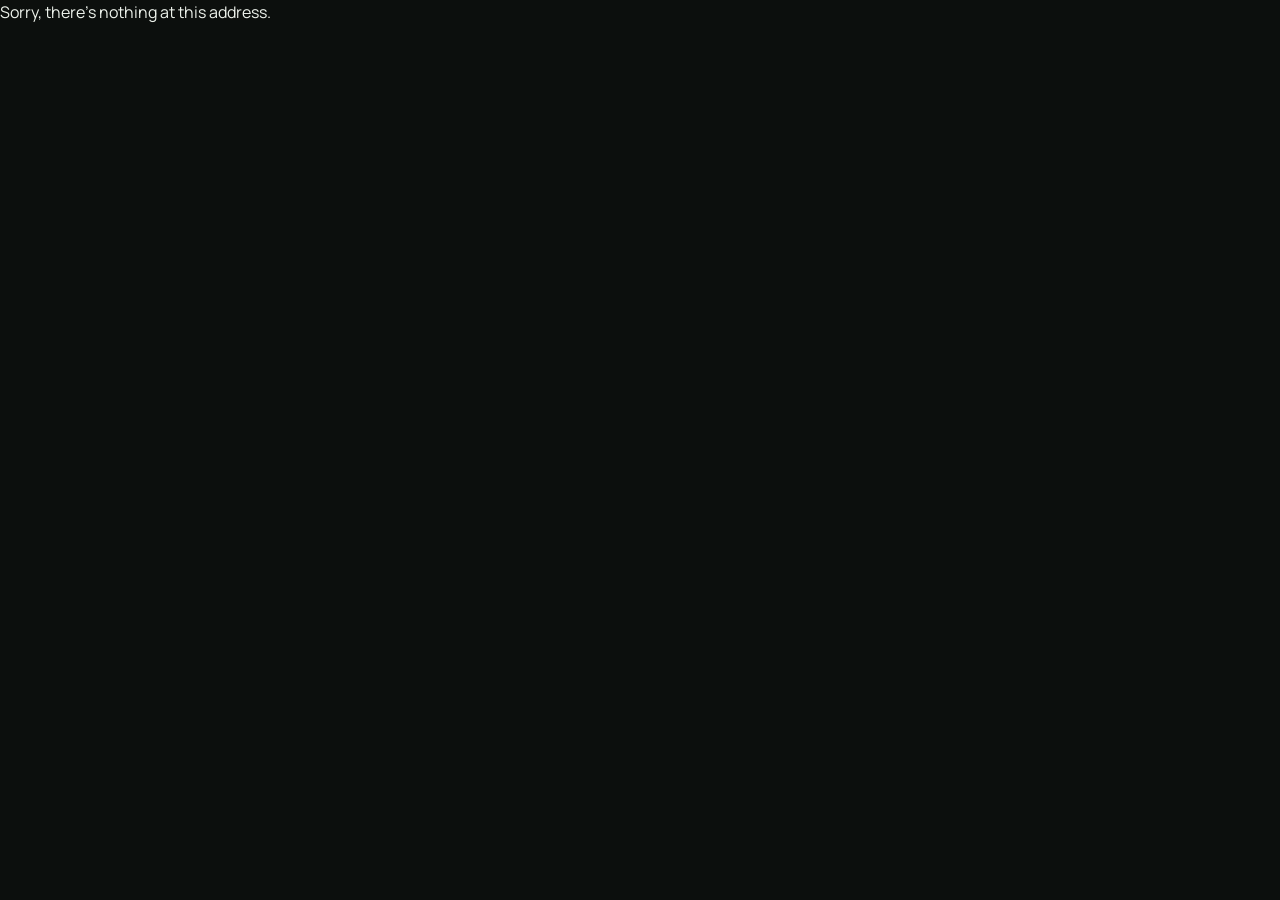
<file: index.html>
<!DOCTYPE html>
<html lang="en">
<head>
    <meta charset="utf-8" />
    <meta name="viewport" content="width=device-width, initial-scale=1.0" />

    <title>Rohit Suryaa Saravanan — Software Developer & Data Scientist</title>
    <meta name="description" content="Rohit Suryaa Saravanan is a Software Developer and Data Scientist based in Fulda, Germany, building reliable C#/.NET software, backend systems, data products, and machine learning solutions. Open to opportunities." />
    <meta name="author" content="Rohit Suryaa Saravanan" />
    <meta name="keywords" content="Rohit Suryaa Saravanan, Software Developer, Data Scientist, C#, .NET, Blazor, Backend Engineer, Machine Learning, Data Engineering, Fulda, Germany" />
    <link rel="canonical" href="https://rohitsuryaa.com/" />
    <meta name="robots" content="index, follow" />
    <meta name="theme-color" content="#0b0c10" />

    <!-- Open Graph / Facebook / LinkedIn / WhatsApp -->
    <meta property="og:type" content="website" />
    <meta property="og:site_name" content="Rohit Suryaa Saravanan" />
    <meta property="og:title" content="Rohit Suryaa Saravanan — Software Developer & Data Scientist" />
    <meta property="og:description" content="I build reliable C#/.NET software and intelligent data systems. Software Developer & Data Scientist based in Fulda, Germany — open to opportunities." />
    <meta property="og:url" content="https://rohitsuryaa.com/" />
    <meta property="og:image" content="https://rohitsuryaa.com/og-image.png" />
    <meta property="og:image:secure_url" content="https://rohitsuryaa.com/og-image.png" />
    <meta property="og:image:type" content="image/png" />
    <meta property="og:image:width" content="1200" />
    <meta property="og:image:height" content="630" />
    <meta property="og:image:alt" content="Rohit Suryaa Saravanan — Software Developer & Data Scientist" />
    <meta property="og:locale" content="en_US" />
    <meta property="og:locale:alternate" content="de_DE" />

    <!-- Twitter -->
    <meta name="twitter:card" content="summary_large_image" />
    <meta name="twitter:title" content="Rohit Suryaa Saravanan — Software Developer & Data Scientist" />
    <meta name="twitter:description" content="I build reliable C#/.NET software and intelligent data systems. Based in Fulda, Germany — open to opportunities." />
    <meta name="twitter:image" content="https://rohitsuryaa.com/og-image.png" />
    <meta name="twitter:image:alt" content="Rohit Suryaa Saravanan — Software Developer & Data Scientist" />

    <base href="/" />
    <link rel="stylesheet" href="css/app.css" />
    <link rel="icon" type="image/svg+xml" href="rss_logo.svg" />
    <link rel="apple-touch-icon" href="icon-192.png" />
    <link rel="manifest" href="site.webmanifest" />

    <!-- Structured data: crawlers and search engines read this even though the app renders client-side -->
    <script type="application/ld+json">
    {
      "@context": "https://schema.org",
      "@type": "Person",
      "name": "Rohit Suryaa Saravanan",
      "alternateName": "Rohit Suryaa",
      "url": "https://rohitsuryaa.com/",
      "image": "https://rohitsuryaa.com/og-image.png",
      "jobTitle": "Software Developer & Data Scientist",
      "email": "mailto:rohitsuryaas21@gmail.com",
      "description": "Software Developer and Data Scientist building reliable C#/.NET software, backend systems, data products, and machine learning solutions.",
      "knowsLanguage": ["en", "de"],
      "address": {
        "@type": "PostalAddress",
        "addressLocality": "Fulda",
        "addressCountry": "Germany"
      },
      "alumniOf": [
        {
          "@type": "CollegeOrUniversity",
          "name": "Hochschule Fulda",
          "description": "MSc Data Science"
        },
        {
          "@type": "CollegeOrUniversity",
          "name": "SRM University",
          "description": "BTech Big Data Computer Science"
        }
      ],
      "knowsAbout": ["C#", ".NET", "Blazor", "Backend Engineering", "Data Engineering", "Machine Learning", "XGBoost", "Time Series", "REST APIs", "SQL", "Azure"],
      "sameAs": [
        "https://github.com/srohitsuryaa21",
        "https://www.linkedin.com/in/rohit-suryaa-saravanan-197b33303/"
      ]
    }
    </script>

    <style>
        /* Self-contained styling for the pre-Blazor / no-JS / crawler fallback.
           Kept inline so it renders correctly even before app.css or the WASM runtime load. */
        .app-fallback{min-height:100vh;margin:0 auto;max-width:760px;padding:64px 28px;
            font-family:-apple-system,BlinkMacSystemFont,"Segoe UI",Roboto,Helvetica,Arial,sans-serif;
            color:#e8eaee;background:#0b0c10;line-height:1.55;box-sizing:border-box}
        .app-fallback a{color:#6cddb6;text-decoration:none}
        .app-fallback a:hover{text-decoration:underline}
        .app-fallback__eyebrow{font-size:13px;letter-spacing:.12em;text-transform:uppercase;color:#6cddb6;margin:0 0 14px}
        .app-fallback h1{font-size:40px;line-height:1.1;margin:0 0 6px;font-weight:800;letter-spacing:-.02em}
        .app-fallback__role{font-size:18px;color:#c4c8d2;margin:0 0 18px;font-weight:600}
        .app-fallback__bio{font-size:16px;color:#9aa0ac;margin:0 0 26px}
        .app-fallback h2{font-size:13px;letter-spacing:.1em;text-transform:uppercase;color:#7d838f;margin:30px 0 10px}
        .app-fallback ul{margin:0;padding-left:18px;color:#aeb3bd;font-size:15px}
        .app-fallback li{margin:0 0 7px}
        .app-fallback__links{display:flex;flex-wrap:wrap;gap:18px;margin-top:30px;font-size:15px;font-weight:600}
        .app-fallback__spinner{width:26px;height:26px;border-radius:50%;margin:8px 0 10px;
            border:2px solid rgba(108,221,182,.25);border-top-color:#6cddb6;animation:rss-spin .8s linear infinite}
        .app-fallback__loading{font-size:13px;color:#6a707c;margin:0}
        @keyframes rss-spin{to{transform:rotate(360deg)}}
        @media (prefers-reduced-motion:reduce){.app-fallback__spinner{animation:none}}
    </style>
</head>
<body>
    <div id="app">
        <!--
            The content below is shown while the Blazor WebAssembly app loads, and is what
            search-engine crawlers and link-preview bots (LinkedIn, Slack, WhatsApp) see, since
            they do not execute the WebAssembly runtime. Blazor replaces it once the app boots.
        -->
        <div class="app-fallback" role="status" aria-live="polite">
            <header>
                <p class="app-fallback__eyebrow">Based in Fulda · Open to opportunities</p>
                <h1>Rohit Suryaa Saravanan</h1>
                <p class="app-fallback__role">Software Developer &amp; Data Scientist</p>
                <p class="app-fallback__bio">
                    I build reliable software and intelligent data systems. Software Developer and
                    Data Scientist with 1+ year of professional experience building backend systems,
                    data products, machine learning solutions, and modern .NET applications. Currently
                    pursuing an MSc in Data Science at Hochschule Fulda, Germany.
                </p>
                <div class="app-fallback__spinner" aria-hidden="true"></div>
                <p class="app-fallback__loading">Loading the interactive portfolio…</p>
            </header>

            <section>
                <h2>Evidence Console</h2>
                <p style="color:#aeb3bd;font-size:15px;margin:0">
                    A recruiter-facing proof surface for Agentic AI, fintech backend, data products, and research impact:
                    role-ready signals, stack evidence, metrics, and the best project to open first.
                </p>
            </section>

            <section>
                <h2>Selected work</h2>
                <ul>
                    <li><a href="https://github.com/srohitsuryaa21/windmill-pitch-prediction" rel="noopener">Windmill Pitch Prediction</a> — IEEE-published adaptive ML system, 96% accuracy, +21% power output.</li>
                    <li><a href="https://github.com/srohitsuryaa21/supply-chain-forecasting" rel="noopener">Supply Chain Intelligence</a> — Analytics pipeline over 100,000+ e-commerce transactions.</li>
                    <li><a href="https://github.com/srohitsuryaa21/defi_Farmer_Platform" rel="noopener">DeFi Farmer Platform</a> — IEEE-published Ethereum/Solidity agricultural finance system.</li>
                    <li><a href="https://github.com/srohitsuryaa21/employee-attrition-prediction" rel="noopener">Employee Attrition Prediction</a> — Explainable HR classification model.</li>
                    <li><a href="https://github.com/srohitsuryaa21/luxury-concierge-agent" rel="noopener">Luxury Concierge Agent</a> — Agentic AI (LangGraph/RAG) for bespoke recommendations.</li>
                    <li><a href="https://github.com/srohitsuryaa21/FinGuard-PayOps" rel="noopener">FinGuard PayOps</a> — Fintech payment risk, fraud scoring, compliance, and audit platform.</li>
                    <li><a href="https://github.com/srohitsuryaa21/aviation-delay-ontology" rel="noopener">Aviation Delay Ontology</a> — Foundry-style data pipeline + Power BI dashboard over 63K flights.</li>
                    <li><a href="https://github.com/srohitsuryaa21/SOC-Silverstone-2026" rel="noopener">SOC Silverstone</a> — F1 telemetry analysis (FastF1): ERS deployment vs tyre degradation.</li>
                </ul>
            </section>

            <section>
                <h2>Skills</h2>
                <p style="color:#aeb3bd;font-size:15px;margin:0">C#, .NET, Blazor, Java, Spring Boot, REST APIs, Python, Pandas, Scikit-learn, XGBoost, TensorFlow, PostgreSQL, MySQL, MongoDB, SQL, Azure, Docker, CI/CD, Git, Agile.</p>
            </section>

            <nav class="app-fallback__links" aria-label="Contact and profiles">
                <a href="mailto:rohitsuryaas21@gmail.com">rohitsuryaas21@gmail.com</a>
                <a href="https://github.com/srohitsuryaa21" rel="noopener">GitHub</a>
                <a href="https://www.linkedin.com/in/rohit-suryaa-saravanan-197b33303/" rel="noopener">LinkedIn</a>
            </nav>
        </div>
    </div>

    <div id="blazor-error-ui">
        <strong>Rohit Suryaa Saravanan</strong> — Software Developer &amp; Data Scientist.
        The interactive view didn't load in your browser. You can still reach me directly:
        <a href="mailto:rohitsuryaas21@gmail.com">rohitsuryaas21@gmail.com</a> ·
        <a href="https://github.com/srohitsuryaa21" rel="noopener">GitHub</a> ·
        <a href="https://www.linkedin.com/in/rohit-suryaa-saravanan-197b33303/" rel="noopener">LinkedIn</a>.
        <a href="." class="reload">Reload</a>
    </div>

    <noscript>
        <div class="app-fallback">
            <h1>Rohit Suryaa Saravanan</h1>
            <p class="app-fallback__role">Software Developer &amp; Data Scientist based in Fulda, Germany.</p>
            <p class="app-fallback__bio">This portfolio is interactive and needs JavaScript. Reach me at
                <a href="mailto:rohitsuryaas21@gmail.com">rohitsuryaas21@gmail.com</a>,
                <a href="https://github.com/srohitsuryaa21" rel="noopener">GitHub</a>, or
                <a href="https://www.linkedin.com/in/rohit-suryaa-saravanan-197b33303/" rel="noopener">LinkedIn</a>.
            </p>
        </div>
    </noscript>

    <script src="js/portfolio.js"></script>
    <script src="_framework/blazor.webassembly.js"></script>
</body>
</html>
</file>
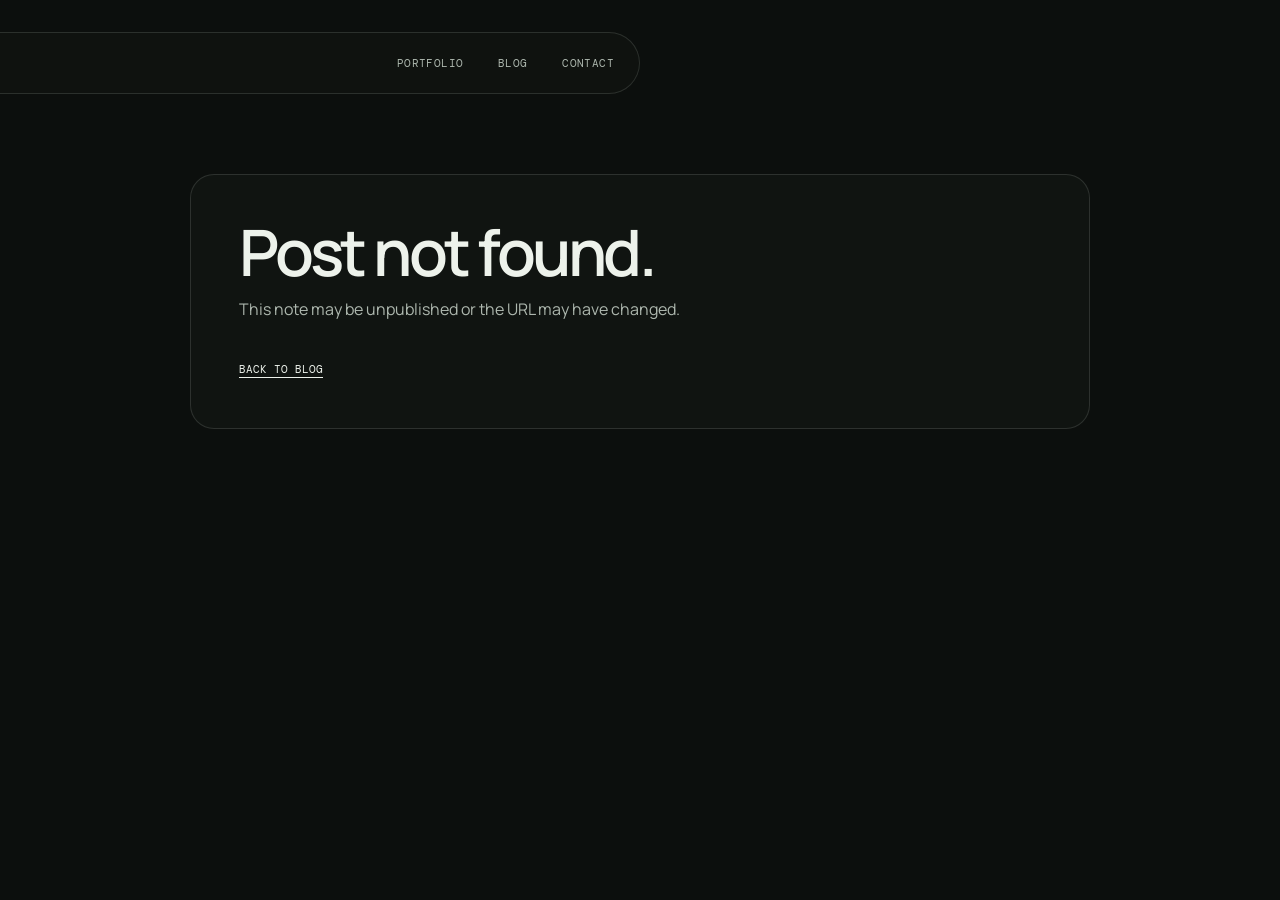
<file: blog/index.html>
<!DOCTYPE html>
<html lang="en">
<head>
    <meta charset="utf-8" />
    <meta name="viewport" content="width=device-width, initial-scale=1.0" />
    <meta name="description" content="Portfolio of Rohit Suryaa Saravanan, Software Developer and Data Scientist building reliable software and intelligent data systems." />
    <base href="/" />
    <link rel="stylesheet" href="css/app.css" />
    <link rel="icon" type="image/svg+xml" href="rss_logo.svg" />
    <title>Rohit Suryaa Saravanan — Software Developer & Data Scientist</title>
</head>
<body>
    <div id="app">
        <div style="min-height:100vh;display:grid;place-items:center;font-family:sans-serif">Loading portfolio…</div>
    </div>
    <div id="blazor-error-ui">An unexpected error occurred. <a href="." class="reload">Reload</a></div>
    <script src="js/portfolio.js"></script>
    <script src="_framework/blazor.webassembly.js"></script>
</body>
</html>
</file>
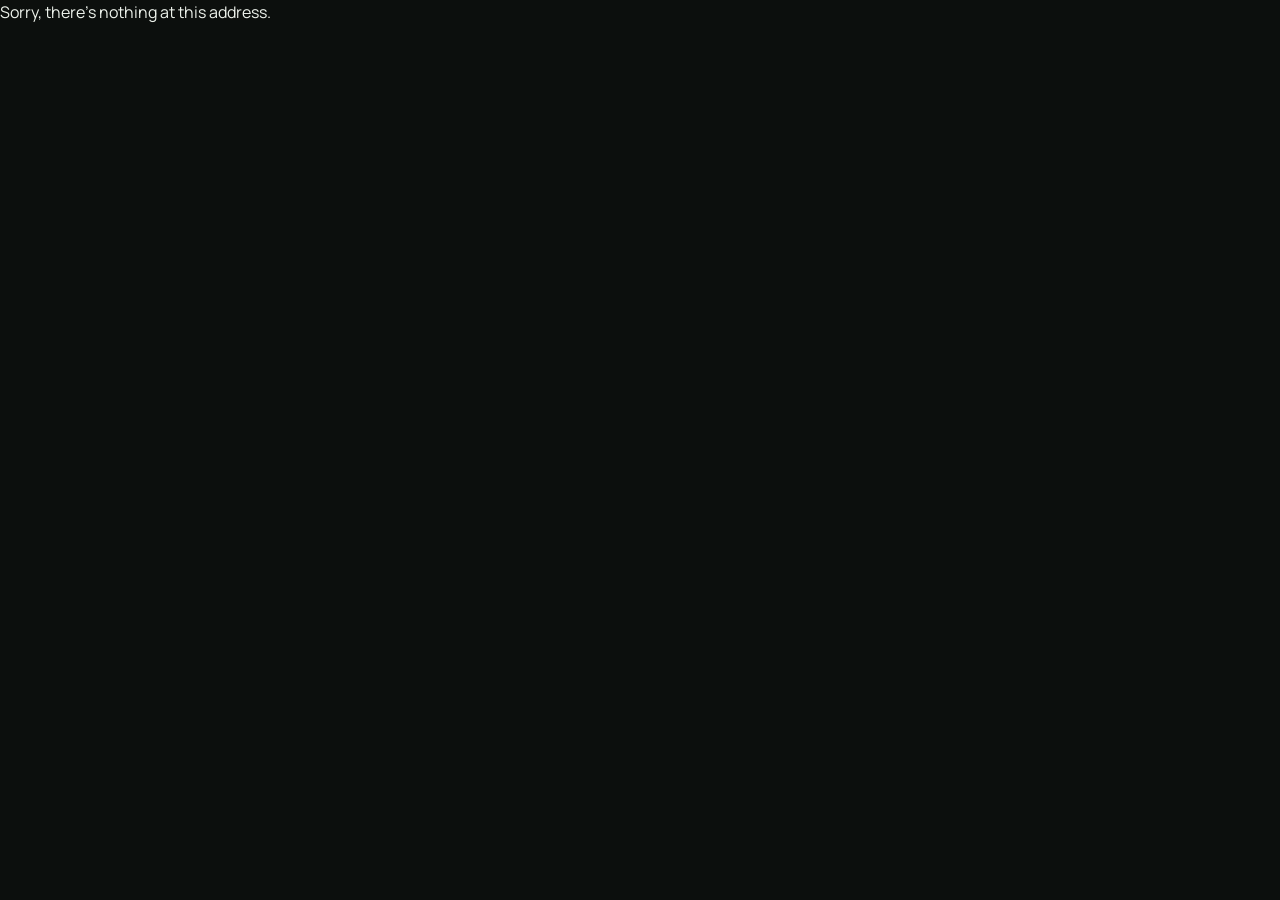
<file: publish/wwwroot/index.html>
<!DOCTYPE html>
<html lang="en">
<head>
    <meta charset="utf-8" />
    <meta name="viewport" content="width=device-width, initial-scale=1.0" />

    <title>Rohit Suryaa Saravanan — Software Developer & Data Scientist</title>
    <meta name="description" content="Rohit Suryaa Saravanan is a Software Developer and Data Scientist based in Fulda, Germany, building reliable C#/.NET software, backend systems, data products, and machine learning solutions. Open to opportunities." />
    <meta name="author" content="Rohit Suryaa Saravanan" />
    <meta name="keywords" content="Rohit Suryaa Saravanan, Software Developer, Data Scientist, C#, .NET, Blazor, Backend Engineer, Machine Learning, Data Engineering, Fulda, Germany" />
    <link rel="canonical" href="https://rohitsuryaa.com/" />
    <meta name="robots" content="index, follow" />
    <meta name="theme-color" content="#0b0c10" />

    <!-- Open Graph / Facebook / LinkedIn / WhatsApp -->
    <meta property="og:type" content="website" />
    <meta property="og:site_name" content="Rohit Suryaa Saravanan" />
    <meta property="og:title" content="Rohit Suryaa Saravanan — Software Developer & Data Scientist" />
    <meta property="og:description" content="I build reliable C#/.NET software and intelligent data systems. Software Developer & Data Scientist based in Fulda, Germany — open to opportunities." />
    <meta property="og:url" content="https://rohitsuryaa.com/" />
    <meta property="og:image" content="https://rohitsuryaa.com/og-image.png" />
    <meta property="og:image:secure_url" content="https://rohitsuryaa.com/og-image.png" />
    <meta property="og:image:type" content="image/png" />
    <meta property="og:image:width" content="1200" />
    <meta property="og:image:height" content="630" />
    <meta property="og:image:alt" content="Rohit Suryaa Saravanan — Software Developer & Data Scientist" />
    <meta property="og:locale" content="en_US" />
    <meta property="og:locale:alternate" content="de_DE" />

    <!-- Twitter -->
    <meta name="twitter:card" content="summary_large_image" />
    <meta name="twitter:title" content="Rohit Suryaa Saravanan — Software Developer & Data Scientist" />
    <meta name="twitter:description" content="I build reliable C#/.NET software and intelligent data systems. Based in Fulda, Germany — open to opportunities." />
    <meta name="twitter:image" content="https://rohitsuryaa.com/og-image.png" />
    <meta name="twitter:image:alt" content="Rohit Suryaa Saravanan — Software Developer & Data Scientist" />

    <base href="/" />
    <link rel="stylesheet" href="css/app.css" />
    <link rel="icon" type="image/svg+xml" href="rss_logo.svg" />
    <link rel="apple-touch-icon" href="icon-192.png" />
    <link rel="manifest" href="site.webmanifest" />

    <!-- Structured data: crawlers and search engines read this even though the app renders client-side -->
    <script type="application/ld+json">
    {
      "@context": "https://schema.org",
      "@type": "Person",
      "name": "Rohit Suryaa Saravanan",
      "alternateName": "Rohit Suryaa",
      "url": "https://rohitsuryaa.com/",
      "image": "https://rohitsuryaa.com/og-image.png",
      "jobTitle": "Software Developer & Data Scientist",
      "email": "mailto:rohitsuryaas21@gmail.com",
      "description": "Software Developer and Data Scientist building reliable C#/.NET software, backend systems, data products, and machine learning solutions.",
      "knowsLanguage": ["en", "de"],
      "address": {
        "@type": "PostalAddress",
        "addressLocality": "Fulda",
        "addressCountry": "Germany"
      },
      "alumniOf": [
        {
          "@type": "CollegeOrUniversity",
          "name": "Hochschule Fulda",
          "description": "MSc Data Science"
        },
        {
          "@type": "CollegeOrUniversity",
          "name": "SRM University",
          "description": "BTech Big Data Computer Science"
        }
      ],
      "knowsAbout": ["C#", ".NET", "Blazor", "Backend Engineering", "Data Engineering", "Machine Learning", "XGBoost", "Time Series", "REST APIs", "SQL", "Azure"],
      "sameAs": [
        "https://github.com/srohitsuryaa21",
        "https://www.linkedin.com/in/rohit-suryaa-saravanan-197b33303/"
      ]
    }
    </script>

    <style>
        /* Self-contained styling for the pre-Blazor / no-JS / crawler fallback.
           Kept inline so it renders correctly even before app.css or the WASM runtime load. */
        .app-fallback{min-height:100vh;margin:0 auto;max-width:760px;padding:64px 28px;
            font-family:-apple-system,BlinkMacSystemFont,"Segoe UI",Roboto,Helvetica,Arial,sans-serif;
            color:#e8eaee;background:#0b0c10;line-height:1.55;box-sizing:border-box}
        .app-fallback a{color:#6cddb6;text-decoration:none}
        .app-fallback a:hover{text-decoration:underline}
        .app-fallback__eyebrow{font-size:13px;letter-spacing:.12em;text-transform:uppercase;color:#6cddb6;margin:0 0 14px}
        .app-fallback h1{font-size:40px;line-height:1.1;margin:0 0 6px;font-weight:800;letter-spacing:-.02em}
        .app-fallback__role{font-size:18px;color:#c4c8d2;margin:0 0 18px;font-weight:600}
        .app-fallback__bio{font-size:16px;color:#9aa0ac;margin:0 0 26px}
        .app-fallback h2{font-size:13px;letter-spacing:.1em;text-transform:uppercase;color:#7d838f;margin:30px 0 10px}
        .app-fallback ul{margin:0;padding-left:18px;color:#aeb3bd;font-size:15px}
        .app-fallback li{margin:0 0 7px}
        .app-fallback__links{display:flex;flex-wrap:wrap;gap:18px;margin-top:30px;font-size:15px;font-weight:600}
        .app-fallback__spinner{width:26px;height:26px;border-radius:50%;margin:8px 0 10px;
            border:2px solid rgba(108,221,182,.25);border-top-color:#6cddb6;animation:rss-spin .8s linear infinite}
        .app-fallback__loading{font-size:13px;color:#6a707c;margin:0}
        @keyframes rss-spin{to{transform:rotate(360deg)}}
        @media (prefers-reduced-motion:reduce){.app-fallback__spinner{animation:none}}
    </style>
</head>
<body>
    <div id="app">
        <!--
            The content below is shown while the Blazor WebAssembly app loads, and is what
            search-engine crawlers and link-preview bots (LinkedIn, Slack, WhatsApp) see, since
            they do not execute the WebAssembly runtime. Blazor replaces it once the app boots.
        -->
        <div class="app-fallback" role="status" aria-live="polite">
            <header>
                <p class="app-fallback__eyebrow">Based in Fulda · Open to opportunities</p>
                <h1>Rohit Suryaa Saravanan</h1>
                <p class="app-fallback__role">Software Developer &amp; Data Scientist</p>
                <p class="app-fallback__bio">
                    I build reliable software and intelligent data systems. Software Developer and
                    Data Scientist with 1+ year of professional experience building backend systems,
                    data products, machine learning solutions, and modern .NET applications. Currently
                    pursuing an MSc in Data Science at Hochschule Fulda, Germany.
                </p>
                <div class="app-fallback__spinner" aria-hidden="true"></div>
                <p class="app-fallback__loading">Loading the interactive portfolio…</p>
            </header>

            <section>
                <h2>Selected work</h2>
                <ul>
                    <li><a href="https://github.com/srohitsuryaa21/windmill-pitch-prediction" rel="noopener">Windmill Pitch Prediction</a> — IEEE-published adaptive ML system, 96% accuracy, +21% power output.</li>
                    <li><a href="https://github.com/srohitsuryaa21/supply-chain-forecasting" rel="noopener">Supply Chain Intelligence</a> — Analytics pipeline over 100,000+ e-commerce transactions.</li>
                    <li><a href="https://github.com/srohitsuryaa21/defi_Farmer_Platform" rel="noopener">DeFi Farmer Platform</a> — IEEE-published Ethereum/Solidity agricultural finance system.</li>
                    <li><a href="https://github.com/srohitsuryaa21/employee-attrition-prediction" rel="noopener">Employee Attrition Prediction</a> — Explainable HR classification model.</li>
                    <li><a href="https://github.com/srohitsuryaa21/luxury-concierge-agent" rel="noopener">Luxury Concierge Agent</a> — Agentic AI (LangGraph/RAG) for bespoke recommendations.</li>
                    <li><a href="https://github.com/srohitsuryaa21/FinGuard-PayOps" rel="noopener">FinGuard PayOps</a> — Fintech payment risk, fraud scoring, compliance, and audit platform.</li>
                </ul>
            </section>

            <section>
                <h2>Skills</h2>
                <p style="color:#aeb3bd;font-size:15px;margin:0">C#, .NET, Blazor, Java, Spring Boot, REST APIs, Python, Pandas, Scikit-learn, XGBoost, TensorFlow, PostgreSQL, MySQL, MongoDB, SQL, Azure, Docker, CI/CD, Git, Agile.</p>
            </section>

            <nav class="app-fallback__links" aria-label="Contact and profiles">
                <a href="mailto:rohitsuryaas21@gmail.com">rohitsuryaas21@gmail.com</a>
                <a href="https://github.com/srohitsuryaa21" rel="noopener">GitHub</a>
                <a href="https://www.linkedin.com/in/rohit-suryaa-saravanan-197b33303/" rel="noopener">LinkedIn</a>
            </nav>
        </div>
    </div>

    <div id="blazor-error-ui">
        <strong>Rohit Suryaa Saravanan</strong> — Software Developer &amp; Data Scientist.
        The interactive view didn't load in your browser. You can still reach me directly:
        <a href="mailto:rohitsuryaas21@gmail.com">rohitsuryaas21@gmail.com</a> ·
        <a href="https://github.com/srohitsuryaa21" rel="noopener">GitHub</a> ·
        <a href="https://www.linkedin.com/in/rohit-suryaa-saravanan-197b33303/" rel="noopener">LinkedIn</a>.
        <a href="." class="reload">Reload</a>
    </div>

    <noscript>
        <div class="app-fallback">
            <h1>Rohit Suryaa Saravanan</h1>
            <p class="app-fallback__role">Software Developer &amp; Data Scientist based in Fulda, Germany.</p>
            <p class="app-fallback__bio">This portfolio is interactive and needs JavaScript. Reach me at
                <a href="mailto:rohitsuryaas21@gmail.com">rohitsuryaas21@gmail.com</a>,
                <a href="https://github.com/srohitsuryaa21" rel="noopener">GitHub</a>, or
                <a href="https://www.linkedin.com/in/rohit-suryaa-saravanan-197b33303/" rel="noopener">LinkedIn</a>.
            </p>
        </div>
    </noscript>

    <script src="js/portfolio.js"></script>
    <script src="_framework/blazor.webassembly.js"></script>
</body>
</html>
</file>
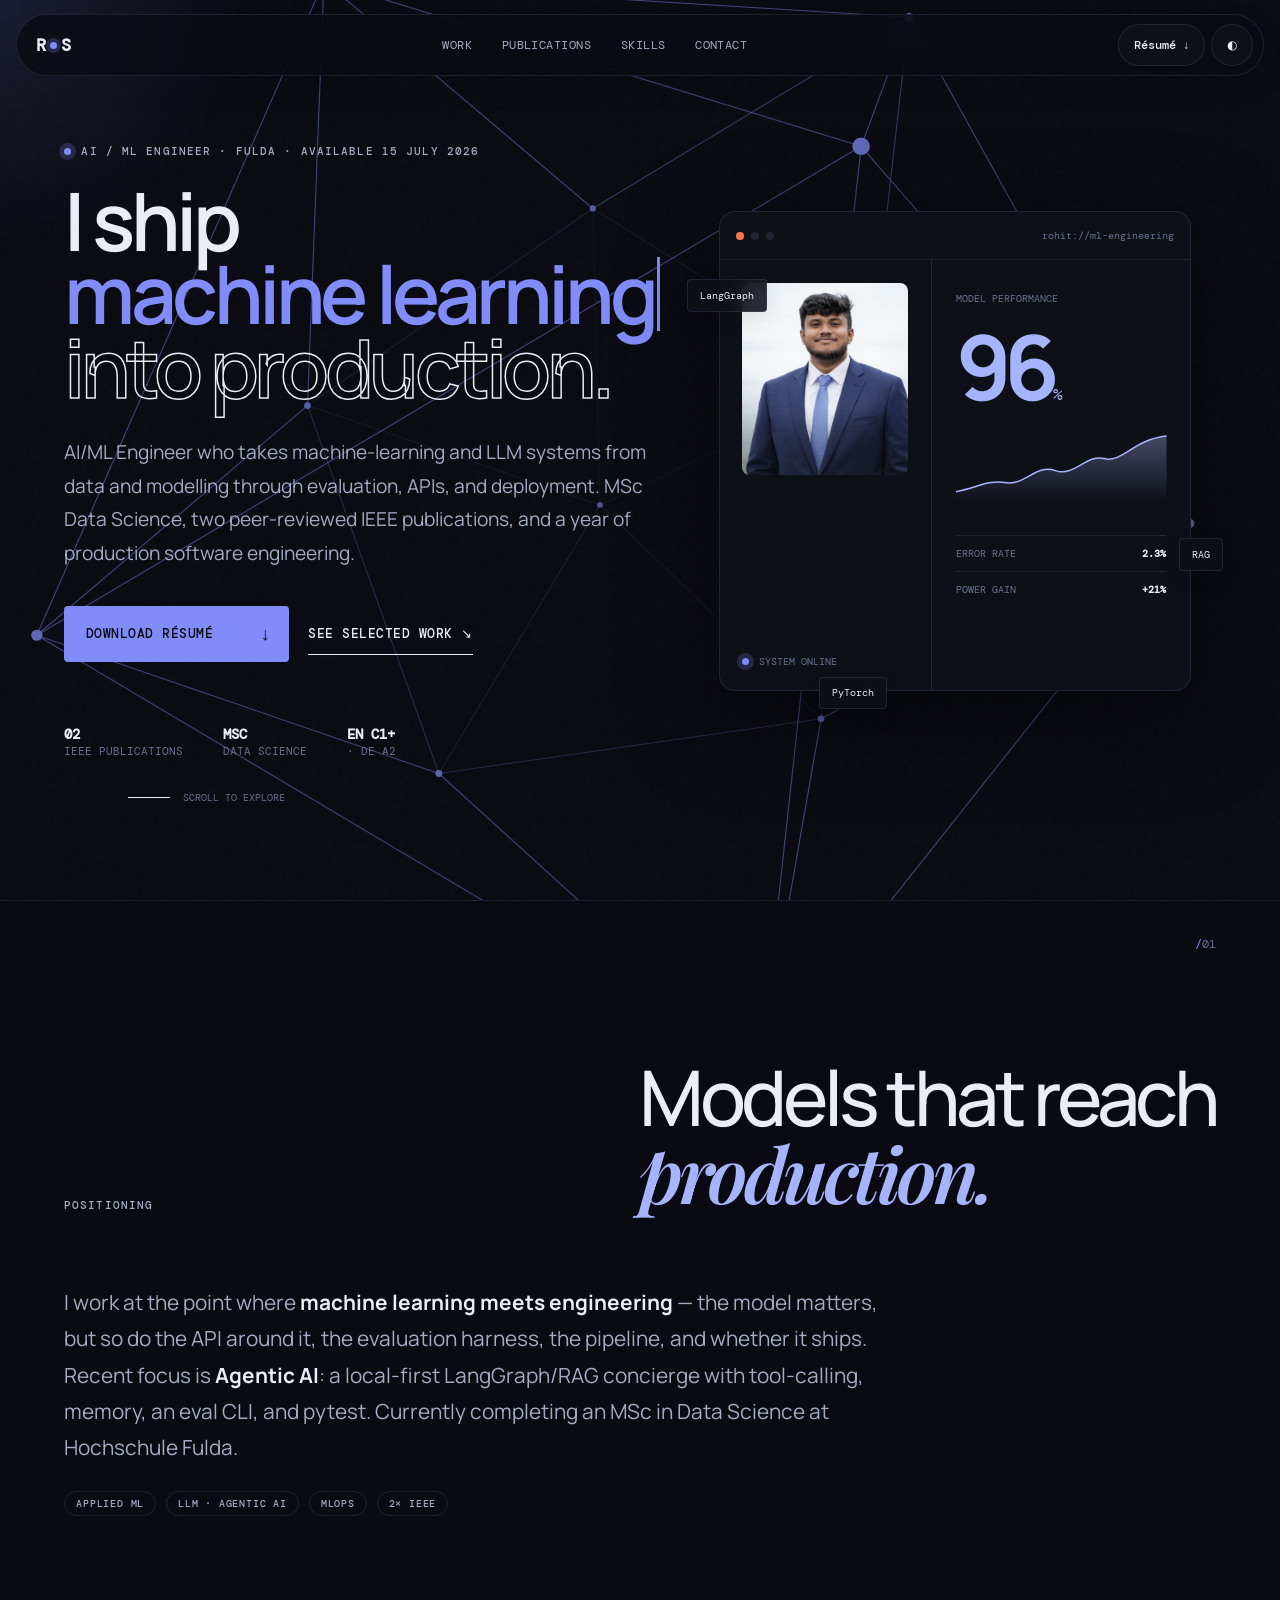
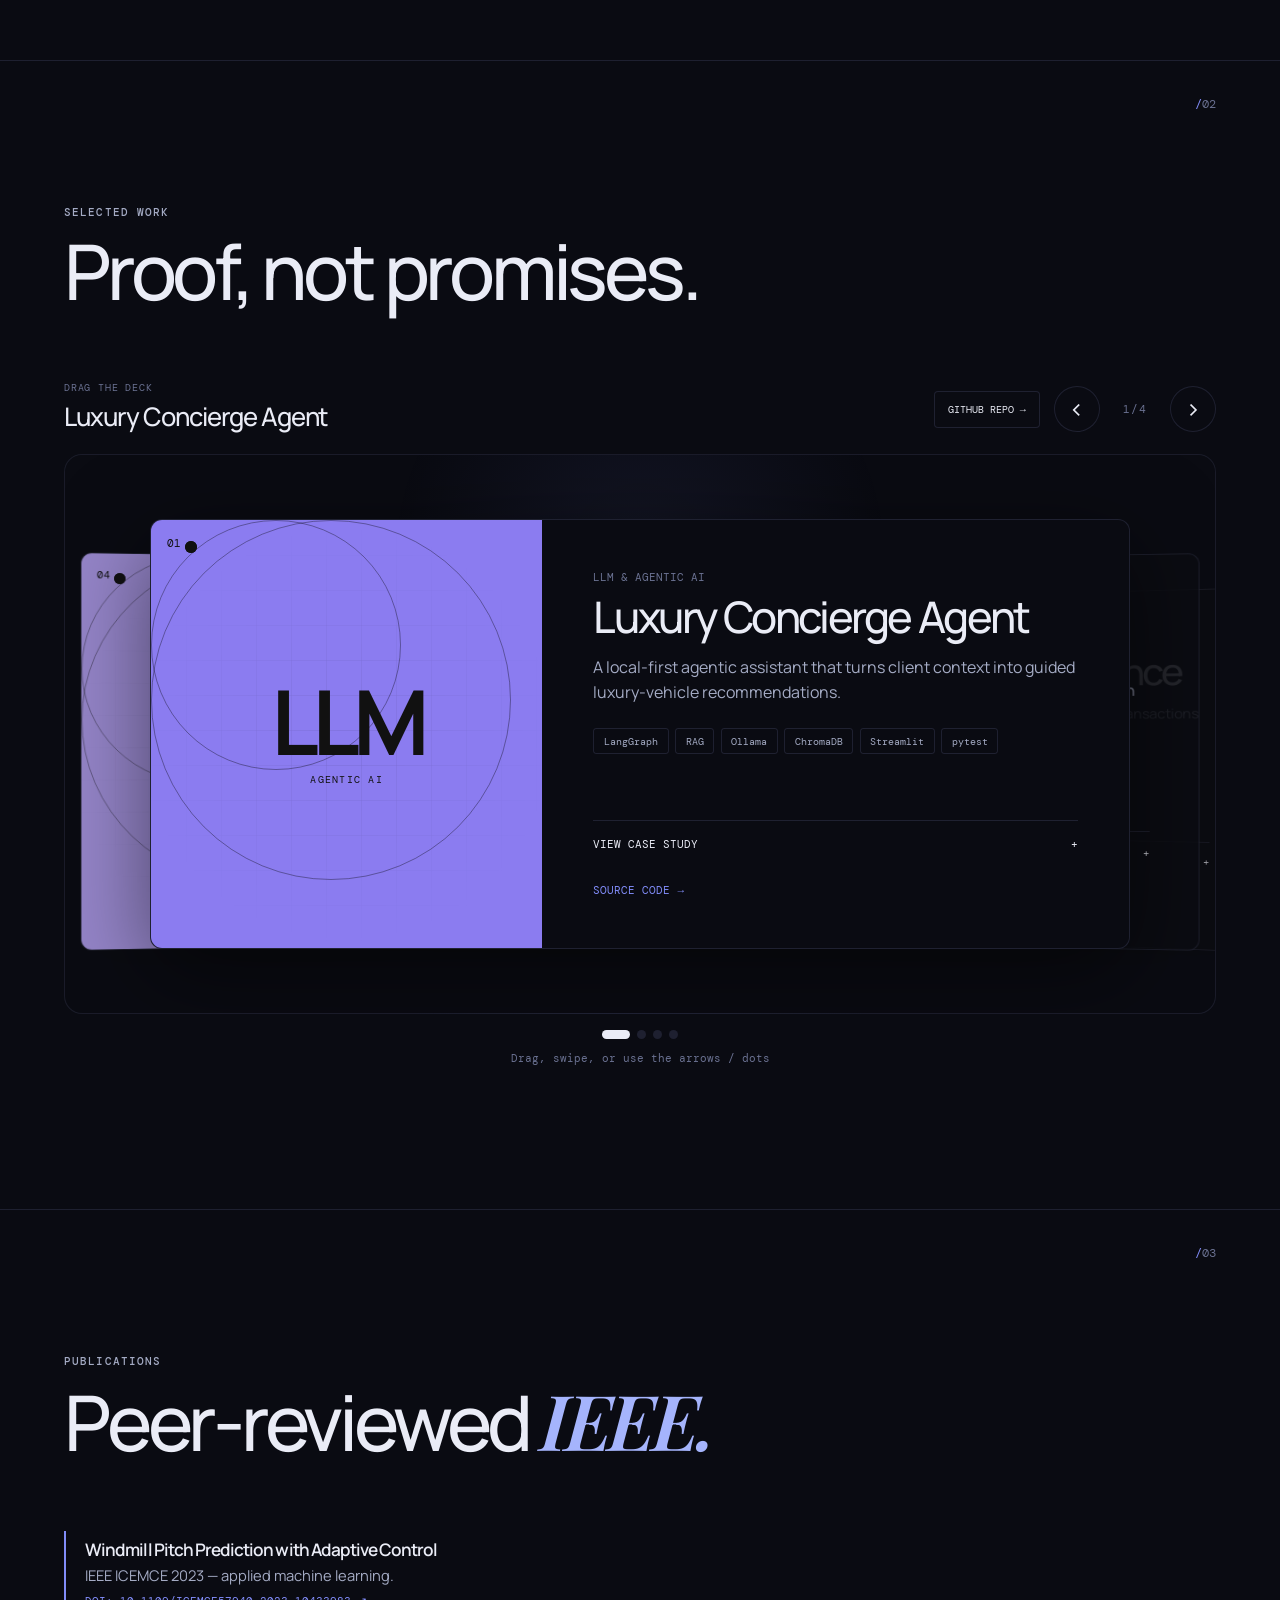
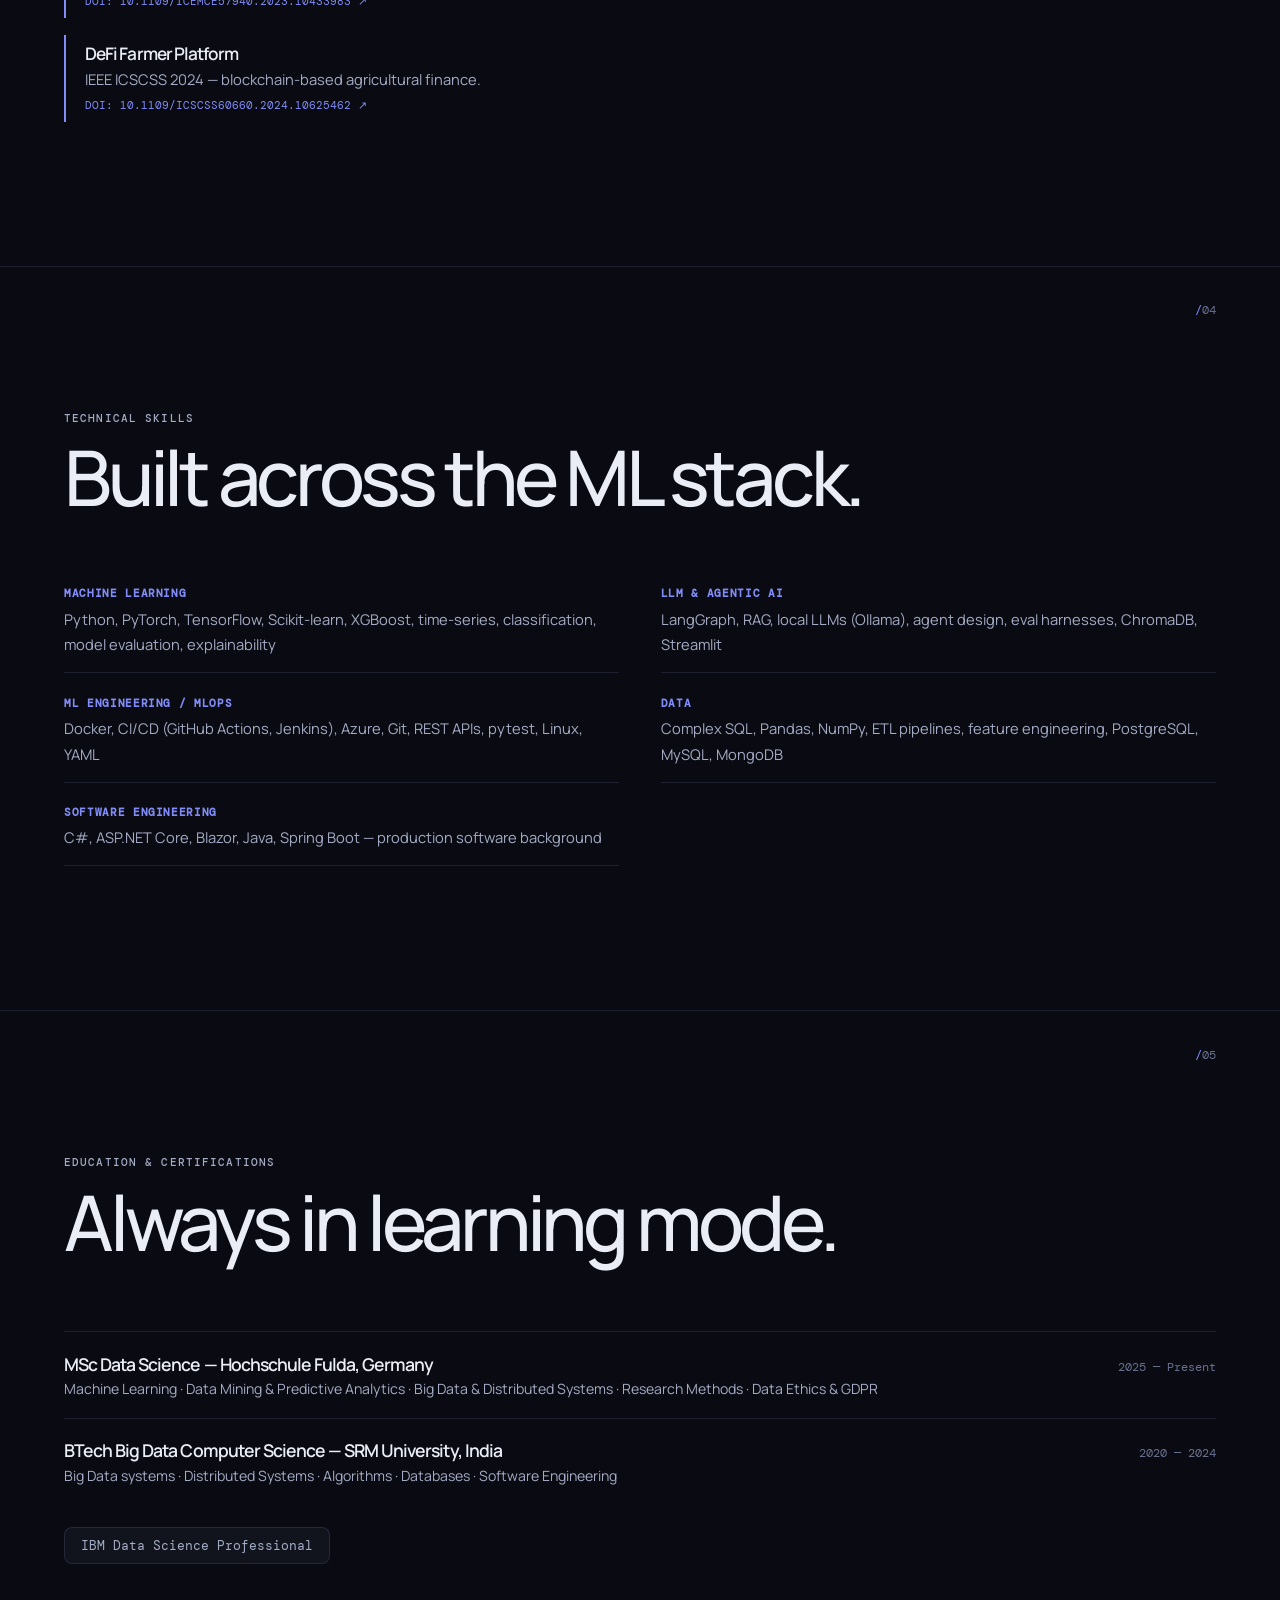
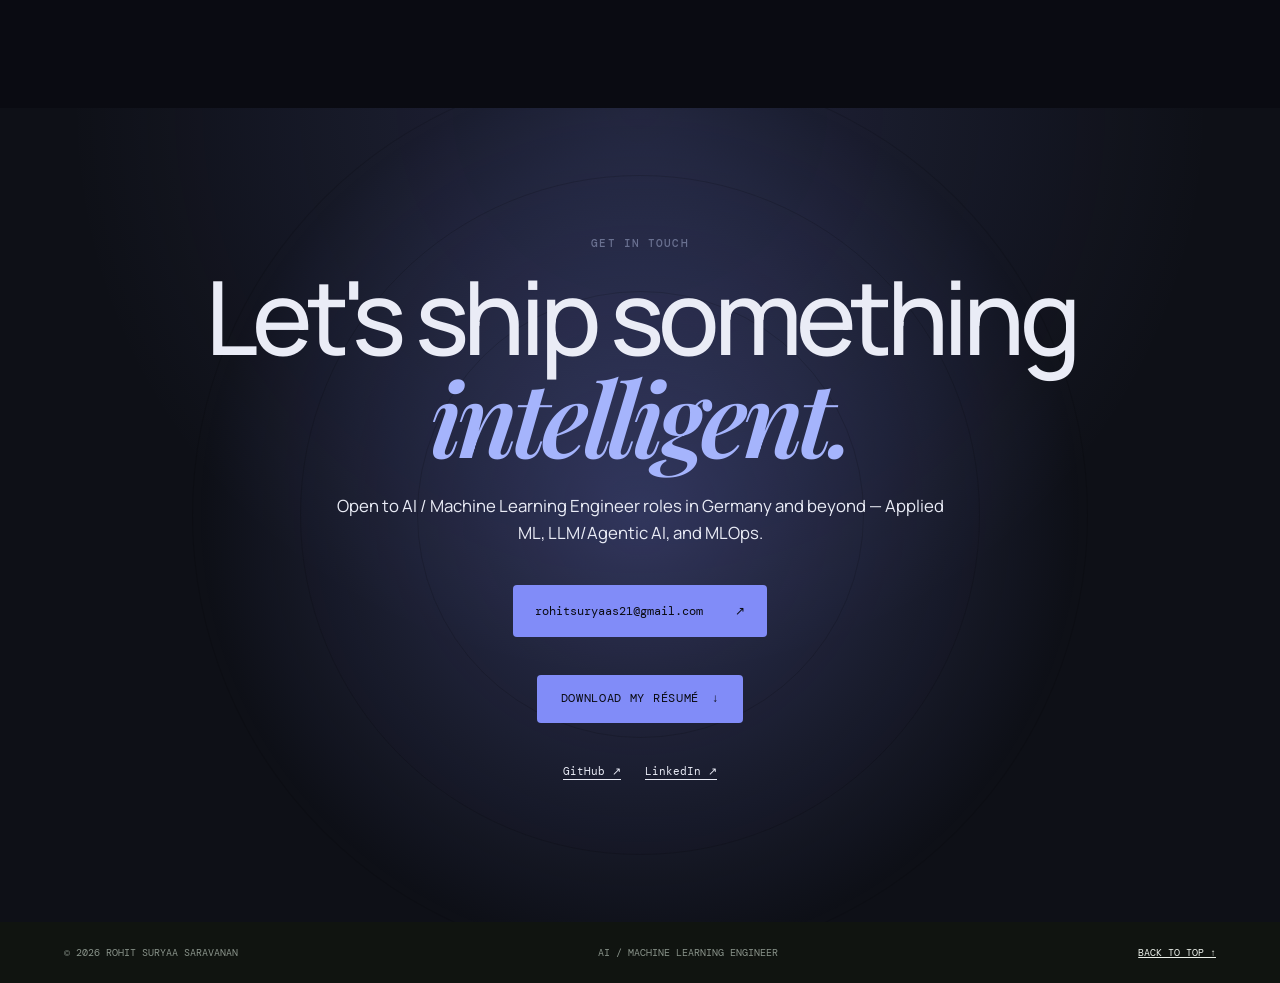
<file: publish/wwwroot/ai/index.html>
<!DOCTYPE html>
<html lang="en" data-theme="dark">
<head>
    <meta charset="utf-8" />
    <meta name="viewport" content="width=device-width, initial-scale=1.0" />
    <title>Rohit Suryaa Saravanan — AI / Machine Learning Engineer</title>
    <meta name="description" content="Rohit Suryaa Saravanan — AI / Machine Learning Engineer in Fulda, Germany. Ships ML and LLM systems to production. MSc Data Science, two IEEE publications, Agentic AI (LangGraph/RAG)." />
    <meta name="author" content="Rohit Suryaa Saravanan" />
    <link rel="canonical" href="https://rohitsuryaa.com/ai/" />
    <meta name="theme-color" content="#0a0b12" />
    <meta property="og:type" content="website" />
    <meta property="og:site_name" content="Rohit Suryaa Saravanan" />
    <meta property="og:title" content="Rohit Suryaa Saravanan — AI / Machine Learning Engineer" />
    <meta property="og:description" content="Ships ML and LLM systems to production. MSc Data Science · two IEEE publications · Agentic AI (LangGraph/RAG)." />
    <meta property="og:url" content="https://rohitsuryaa.com/ai/" />
    <meta property="og:image" content="https://rohitsuryaa.com/ai/og-image.png" />
    <meta property="og:image:width" content="1200" />
    <meta property="og:image:height" content="630" />
    <meta name="twitter:card" content="summary_large_image" />
    <meta name="twitter:image" content="https://rohitsuryaa.com/ai/og-image.png" />
    <script type="application/ld+json">
    {
      "@context": "https://schema.org", "@type": "Person",
      "name": "Rohit Suryaa Saravanan", "jobTitle": "AI / Machine Learning Engineer",
      "email": "mailto:rohitsuryaas21@gmail.com", "url": "https://rohitsuryaa.com/",
      "image": "https://rohitsuryaa.com/ai/og-image.png",
      "address": { "@type": "PostalAddress", "addressLocality": "Fulda", "addressCountry": "Germany" },
      "knowsAbout": ["Machine Learning","LLM","Agentic AI","LangGraph","RAG","MLOps","PyTorch","XGBoost","Python"],
      "sameAs": ["https://github.com/srohitsuryaa21","https://linkedin.com/in/rohitsuryaa"]
    }
    </script>
    <link rel="stylesheet" href="app.css" />
    <link rel="icon" type="image/svg+xml" href="rss_logo.svg" />
    <style>
        /* Distinct AI theme — indigo (dark default) */
        :root, html[data-theme="dark"]{
            --bg:#0a0b12; --surface:#12141d; --surface-2:#0e1017; --ink:#eaecf6; --ink-2:#a4abc4; --muted:#6a7191;
            --line:rgba(170,180,255,.13); --lime:#818cf8; --green:#a5b4fc; --shadow:0 24px 90px rgba(0,0,0,.5);
        }
        /* Light theme */
        html.light{
            --bg:#f4f5fb; --surface:#ffffff; --surface-2:#eceefc; --ink:#171a29; --ink-2:#4a5069; --muted:#7f86a3;
            --line:rgba(30,35,90,.14); --lime:#5b5bd6; --green:#4f46e5; --shadow:0 24px 80px rgba(30,35,80,.14);
        }
        body{ background:var(--bg); transition:background .35s, color .35s; }
        html.light .btn-primary, html.light .contact-email, html.light .resume-toggle, html.light .resume-options a:hover{ color:#fff; }

        .logo-dot{ box-shadow:0 0 0 4px rgba(129,140,248,.22); }
        .eyebrow i, .status-line i{ box-shadow:0 0 0 5px rgba(129,140,248,.2); }
        .cursor-glow{ background:radial-gradient(circle, rgba(129,140,248,.14), transparent 67%); }
        .btn-primary{ background:var(--lime); color:#0a0b12; }
        .data-panel{ color:var(--green); }

        /* project-visual panels retinted to the indigo/blue/cyan AI family */
        .visual-luxury{ background:#8b7cf0; }
        .visual-wind{ background:#6ea8fe; }
        .visual-supply{ background:#57cfe0; }
        .visual-attrition{ background:#b09bf5; }
        .text-link{ color:var(--lime); font:.68rem var(--mono); text-decoration:none; }
        .text-link:hover{ text-decoration:underline; }

        /* contact — retinted + more generous lower spacing */
        .contact-section{ background:radial-gradient(circle at 50% 0%, rgba(129,140,248,.16), transparent 55%), var(--surface-2); color:var(--ink); padding-bottom:9rem; }
        .contact-section .section-label{ color:var(--muted); }
        .contact-section h2 em{ color:var(--green); }
        .contact-orb{ background:radial-gradient(circle, rgba(129,140,248,.28), transparent 70%); }
        .contact-email{ background:var(--lime); color:#0a0b12; }
        .contact-actions{ margin:2.4rem 0 0; }
        .social-row{ color:var(--ink); margin-top:2.6rem; }
        .social-row a{ color:var(--ink); }
        .resume-box{ margin-top:2.4rem; margin-bottom:1rem; }
        .resume-toggle{ background:var(--lime); color:#0a0b12; }
        .resume-options{ display:none; margin-top:1.3rem; }
        .resume-box.open .resume-options{ display:flex; }
        .resume-options a{ border:1px solid var(--line); background:var(--surface); color:var(--ink); }
        .resume-options a:hover{ background:var(--lime); color:#0a0b12; }

        .type-slot{ position:relative; display:inline-block; vertical-align:top; }
        .type-ghost{ visibility:hidden; white-space:nowrap; }
        .type-anim{ position:absolute; left:0; top:0; white-space:nowrap; }
        .type-word{ color:var(--lime); }
        .type-caret{ display:inline-block; width:3px; margin-left:2px; background:var(--lime); animation:caret 1s step-end infinite; }
        @keyframes caret{ 50%{opacity:0;} }
        .ai-tag{ display:inline-flex; align-items:center; gap:.4rem; padding:.3rem .7rem; border:1px solid var(--line); border-radius:99px; font:500 .62rem var(--mono); letter-spacing:.08em; text-transform:uppercase; color:var(--ink-2); }
        .stack-hint{ font:.66rem var(--mono); color:var(--muted); text-align:center; margin-top:.8rem; }

        .pub-list{ display:grid; gap:1.1rem; margin-top:1rem; }
        .pub-item{ border-left:2px solid var(--lime); padding:.3rem 0 .3rem 1.2rem; }
        .pub-item h3{ font-size:1.08rem; font-weight:600; }
        .pub-item p{ color:var(--ink-2); font-size:.92rem; }
        .pub-item a{ color:var(--lime); font:.7rem var(--mono); text-decoration:none; }
        .pub-item a:hover{ text-decoration:underline; }
        .skill-grid{ display:grid; grid-template-columns:1fr 1fr; gap:1.4rem 2.6rem; margin-top:1rem; }
        .skill-item{ border-bottom:1px solid var(--line); padding-bottom:.9rem; }
        .skill-item b{ display:block; font:600 .68rem var(--mono); letter-spacing:.06em; text-transform:uppercase; color:var(--lime); margin-bottom:.4rem; }
        .skill-item span{ color:var(--ink-2); font-size:.92rem; }
        .edu-row{ display:flex; justify-content:space-between; gap:1rem; align-items:baseline; border-top:1px solid var(--line); padding:1.1rem 0; }
        .edu-row h3{ font-size:1.1rem; font-weight:600; }
        .edu-row p{ color:var(--ink-2); font-size:.88rem; }
        .edu-row time{ font:.72rem var(--mono); color:var(--muted); white-space:nowrap; }
        .cert-row{ display:flex; flex-wrap:wrap; gap:.7rem; margin-top:1.4rem; }
        .cert-row span{ padding:.55rem 1rem; border:1px solid var(--line); border-radius:8px; background:var(--surface); color:var(--ink-2); font:.8rem var(--mono); }
        @media (max-width:760px){ .skill-grid{grid-template-columns:1fr;} .edu-row{flex-direction:column;gap:.3rem;} }
    </style>
</head>
<body>
    <a class="skip-link" href="#main">Skip to content</a>
    <div class="scroll-progress" aria-hidden="true"><span></span></div>
    <div class="cursor-glow" aria-hidden="true"></div>

    <nav aria-label="Primary navigation">
        <a class="nav-logo" href="#hero" aria-label="Rohit Suryaa Saravanan — AI"><span>R</span><span class="logo-dot"></span><span>S</span></a>
        <ul class="nav-links">
            <li><a href="#work">Work</a></li>
            <li><a href="#publications">Publications</a></li>
            <li><a href="#skills">Skills</a></li>
            <li><a href="#contact">Contact</a></li>
        </ul>
        <div class="nav-actions">
            <a class="icon-button" style="width:auto;border-radius:30px;padding:0 .9rem;text-decoration:none" href="#contact">Résumé ↓</a>
            <button class="icon-button" id="themeToggle" aria-label="Toggle light or dark theme">◐</button>
            <button class="mobile-menu-button" id="menuBtn" aria-label="Toggle navigation" aria-expanded="false"><span></span><span></span></button>
        </div>
    </nav>

    <main id="main">
        <section id="hero" data-section>
            <div class="hero-noise"></div>
            <canvas class="hero-particles" aria-hidden="true"></canvas>
            <div class="hero-copy reveal">
                <div class="eyebrow"><i></i>AI / ML Engineer · Fulda · Available 15 July 2026</div>
                <h1>I ship <span class="type-slot"><span class="type-ghost">machine learning</span><span class="type-anim"><span class="type-word" id="typeWord">machine learning</span><span class="type-caret" aria-hidden="true">&nbsp;</span></span></span><span class="outline-text">into production.</span></h1>
                <p class="hero-sub">AI/ML Engineer who takes machine-learning and LLM systems from data and modelling through evaluation, APIs, and deployment. MSc Data Science, two peer-reviewed IEEE publications, and a year of production software engineering.</p>
                <div class="hero-cta">
                    <a href="#contact" class="btn-primary magnetic">Download résumé <span>↓</span></a>
                    <a href="#work" class="btn-quiet">See selected work ↘</a>
                </div>
                <div class="hero-meta">
                    <span><strong>02</strong> IEEE publications</span>
                    <span><strong>MSc</strong> Data Science</span>
                    <span><strong>EN C1+</strong> · DE A2</span>
                </div>
            </div>

            <div class="hero-stage reveal" data-tilt>
                <div class="stage-chrome"><span></span><span></span><span></span><small>rohit://ml-engineering</small></div>
                <div class="stage-grid">
                    <div class="portrait-panel">
                        <div class="portrait-frame"><img src="images/rohit.jpg" alt="Portrait of Rohit Suryaa Saravanan" /><div class="scan-line"></div></div>
                        <div class="status-line"><i></i> SYSTEM ONLINE</div>
                    </div>
                    <div class="data-panel">
                        <div class="data-label">MODEL PERFORMANCE</div>
                        <strong class="counter" data-count="96">0</strong><b>%</b>
                        <svg viewBox="0 0 280 95" role="img" aria-label="Rising model performance chart">
                            <defs><linearGradient id="chartFill" x1="0" y1="0" x2="0" y2="1"><stop offset="0" stop-color="currentColor" stop-opacity=".35"/><stop offset="1" stop-color="currentColor" stop-opacity="0"/></linearGradient></defs>
                            <path class="chart-area" d="M0,82 C30,76 43,66 67,70 S107,45 132,54 S173,32 197,38 S235,13 280,8 L280,95 L0,95Z"/>
                            <path class="chart-line" d="M0,82 C30,76 43,66 67,70 S107,45 132,54 S173,32 197,38 S235,13 280,8"/>
                        </svg>
                        <div class="data-row"><span>ERROR RATE</span><strong>2.3%</strong></div>
                        <div class="data-row"><span>POWER GAIN</span><strong>+21%</strong></div>
                    </div>
                </div>
                <div class="floating-chip chip-one">LangGraph</div>
                <div class="floating-chip chip-two">RAG</div>
                <div class="floating-chip chip-three">PyTorch</div>
            </div>
            <a class="scroll-cue" href="#about"><span></span>Scroll to explore</a>
        </section>

        <section id="about" class="section-shell" data-section>
            <div class="section-number">01</div>
            <div class="section-intro reveal"><div class="section-label">Positioning</div><h2>Models that reach<br /><em>production.</em></h2></div>
            <div class="reveal" style="max-width:820px">
                <p style="font-size:clamp(1.05rem,1.7vw,1.3rem);color:var(--ink-2);line-height:1.75">I work at the point where <strong style="color:var(--ink)">machine learning meets engineering</strong> — the model matters, but so do the API around it, the evaluation harness, the pipeline, and whether it ships. Recent focus is <strong style="color:var(--ink)">Agentic AI</strong>: a local-first LangGraph/RAG concierge with tool-calling, memory, an eval CLI, and pytest. Currently completing an MSc in Data Science at Hochschule Fulda.</p>
                <div style="display:flex;flex-wrap:wrap;gap:.6rem;margin-top:1.6rem">
                    <span class="ai-tag">Applied ML</span><span class="ai-tag">LLM · Agentic AI</span><span class="ai-tag">MLOps</span><span class="ai-tag">2× IEEE</span>
                </div>
            </div>
        </section>

        <section id="work" class="section-shell" data-section>
            <div class="section-number">02</div>
            <div class="section-intro reveal"><div><div class="section-label">Selected work</div><h2>Proof, not promises.</h2></div></div>
            <div class="project-stack-shell reveal">
                <div class="project-stack-topline">
                    <div><span>Drag the deck</span><strong id="pTitle">Luxury Concierge Agent</strong></div>
                    <div class="project-stack-actions">
                        <a class="project-stack-link" id="pLink" target="_blank" rel="noopener" href="https://github.com/srohitsuryaa21/luxury-concierge-agent">GitHub repo →</a>
                        <div class="project-stack-controls">
                            <button type="button" id="pPrev" aria-label="Previous project">‹</button>
                            <span id="pCount">1/4</span>
                            <button type="button" id="pNext" aria-label="Next project">›</button>
                        </div>
                    </div>
                </div>
                <div class="project-stack" id="pStack" tabindex="0" aria-label="Draggable project deck"></div>
                <div class="project-stack-dots" id="pDots"></div>
                <p class="stack-hint">Drag, swipe, or use the arrows / dots</p>
            </div>
        </section>

        <section id="publications" class="section-shell" data-section>
            <div class="section-number">03</div>
            <div class="section-intro reveal"><div><div class="section-label">Publications</div><h2>Peer-reviewed <em>IEEE.</em></h2></div></div>
            <div class="pub-list reveal">
                <div class="pub-item">
                    <h3>Windmill Pitch Prediction with Adaptive Control</h3>
                    <p>IEEE ICEMCE 2023 — applied machine learning.</p>
                    <a href="https://doi.org/10.1109/ICEMCE57940.2023.10433983" target="_blank" rel="noopener">DOI: 10.1109/ICEMCE57940.2023.10433983 ↗</a>
                </div>
                <div class="pub-item">
                    <h3>DeFi Farmer Platform</h3>
                    <p>IEEE ICSCSS 2024 — blockchain-based agricultural finance.</p>
                    <a href="https://doi.org/10.1109/ICSCSS60660.2024.10625462" target="_blank" rel="noopener">DOI: 10.1109/ICSCSS60660.2024.10625462 ↗</a>
                </div>
            </div>
        </section>

        <section id="skills" class="section-shell" data-section>
            <div class="section-number">04</div>
            <div class="section-intro reveal"><div><div class="section-label">Technical skills</div><h2>Built across the ML stack.</h2></div></div>
            <div class="skill-grid reveal">
                <div class="skill-item"><b>Machine Learning</b><span>Python, PyTorch, TensorFlow, Scikit-learn, XGBoost, time-series, classification, model evaluation, explainability</span></div>
                <div class="skill-item"><b>LLM &amp; Agentic AI</b><span>LangGraph, RAG, local LLMs (Ollama), agent design, eval harnesses, ChromaDB, Streamlit</span></div>
                <div class="skill-item"><b>ML Engineering / MLOps</b><span>Docker, CI/CD (GitHub Actions, Jenkins), Azure, Git, REST APIs, pytest, Linux, YAML</span></div>
                <div class="skill-item"><b>Data</b><span>Complex SQL, Pandas, NumPy, ETL pipelines, feature engineering, PostgreSQL, MySQL, MongoDB</span></div>
                <div class="skill-item"><b>Software Engineering</b><span>C#, ASP.NET Core, Blazor, Java, Spring Boot — production software background</span></div>
            </div>
        </section>

        <section id="education" class="section-shell" data-section>
            <div class="section-number">05</div>
            <div class="section-intro reveal"><div><div class="section-label">Education &amp; certifications</div><h2>Always in learning mode.</h2></div></div>
            <div class="reveal">
                <div class="edu-row"><div><h3>MSc Data Science — Hochschule Fulda, Germany</h3><p>Machine Learning · Data Mining &amp; Predictive Analytics · Big Data &amp; Distributed Systems · Research Methods · Data Ethics &amp; GDPR</p></div><time>2025 — Present</time></div>
                <div class="edu-row"><div><h3>BTech Big Data Computer Science — SRM University, India</h3><p>Big Data systems · Distributed Systems · Algorithms · Databases · Software Engineering</p></div><time>2020 — 2024</time></div>
                <div class="cert-row"><span>IBM Data Science Professional</span></div>
            </div>
        </section>

        <section id="contact" class="contact-section" data-section>
            <div class="contact-orb"></div>
            <div class="contact-inner reveal">
                <div class="section-label">Get in touch</div>
                <h2>Let's ship something<br /><em>intelligent.</em></h2>
                <p>Open to AI / Machine Learning Engineer roles in Germany and beyond — Applied ML, LLM/Agentic AI, and MLOps.</p>
                <div class="contact-actions">
                    <a href="mailto:rohitsuryaas21@gmail.com" class="contact-email magnetic">rohitsuryaas21@gmail.com <span>↗</span></a>
                </div>
                <div class="resume-box" id="resumeBox">
                    <button type="button" class="resume-toggle" id="resumeToggle" aria-expanded="false" aria-controls="resumeOpts">
                        <span>Download my résumé</span><span class="resume-caret" aria-hidden="true">↓</span>
                    </button>
                    <div class="resume-options" id="resumeOpts">
                        <a href="resumes/Rohit-Suryaa-Saravanan-AI-ML-Engineer-EN.pdf" download><span class="resume-lang">English</span><span class="resume-meta">PDF · 2 pages</span></a>
                        <a href="resumes/Rohit-Suryaa-Saravanan-AI-ML-Engineer-DE.pdf" download><span class="resume-lang">Deutsch</span><span class="resume-meta">PDF · 2 Seiten</span></a>
                    </div>
                </div>
                <div class="social-row">
                    <a target="_blank" rel="noopener" href="https://github.com/srohitsuryaa21">GitHub ↗</a>
                    <a target="_blank" rel="noopener" href="https://linkedin.com/in/rohitsuryaa">LinkedIn ↗</a>
                </div>
            </div>
        </section>
    </main>

    <footer>
        <span>© 2026 Rohit Suryaa Saravanan</span>
        <span>AI / Machine Learning Engineer</span>
        <a href="#hero">Back to top ↑</a>
    </footer>

    <script>
    (function(){
      var reduced = window.matchMedia("(prefers-reduced-motion: reduce)").matches;
      var root = document.documentElement;

      // theme toggle (persisted)
      var tt=document.getElementById("themeToggle");
      function setTheme(light){ root.classList.toggle("light",light); if(tt) tt.textContent=light?"☀":"◐"; try{localStorage.setItem("ai-theme",light?"light":"dark");}catch(e){} }
      try{ setTheme(localStorage.getItem("ai-theme")==="light"); }catch(e){}
      if(tt) tt.addEventListener("click",function(){ setTheme(!root.classList.contains("light")); });

      // mobile menu
      var mb=document.getElementById("menuBtn"), nl=document.querySelector(".nav-links");
      if(mb && nl){ mb.addEventListener("click",function(){ var o=nl.classList.toggle("open"); mb.setAttribute("aria-expanded",o?"true":"false"); }); nl.querySelectorAll("a").forEach(function(a){ a.addEventListener("click",function(){ nl.classList.remove("open"); }); }); }

      // scroll progress
      var bar = document.querySelector(".scroll-progress span");
      function sp(){ var m=document.documentElement.scrollHeight-window.innerHeight; if(bar) bar.style.width=(m>0?(window.scrollY/m)*100:0)+"%"; }
      window.addEventListener("scroll", sp, {passive:true}); sp();

      // cursor glow
      var glow=document.querySelector(".cursor-glow");
      if(glow && !reduced && window.matchMedia("(pointer:fine)").matches){
        window.addEventListener("pointermove",function(e){ glow.style.left=e.clientX+"px"; glow.style.top=e.clientY+"px"; },{passive:true});
      }

      // reveal
      var reveals=document.querySelectorAll(".reveal");
      if(reduced){ reveals.forEach(function(el){el.classList.add("visible");}); }
      else { var ro=new IntersectionObserver(function(es){es.forEach(function(en){ if(en.isIntersecting){ en.target.classList.add("visible"); ro.unobserve(en.target);} });},{threshold:.12,rootMargin:"0px 0px -40px"}); reveals.forEach(function(el){ro.observe(el);}); }

      // counter
      document.querySelectorAll(".counter").forEach(function(c){ var t=+(c.dataset.count||0); if(reduced){c.textContent=t;return;} var cur=0; var iv=setInterval(function(){ cur+=Math.max(1,Math.ceil((t-cur)/9)); c.textContent=Math.min(cur,t); if(cur>=t)clearInterval(iv); },32); });

      // magnetic + tilt
      if(!reduced && window.matchMedia("(pointer:fine)").matches){
        document.querySelectorAll(".magnetic").forEach(function(el){ el.addEventListener("pointermove",function(e){ var r=el.getBoundingClientRect(); el.style.transform="translate("+((e.clientX-r.left-r.width/2)*.08)+"px,"+((e.clientY-r.top-r.height/2)*.12)+"px)"; }); el.addEventListener("pointerleave",function(){el.style.transform="";}); });
        document.querySelectorAll("[data-tilt]").forEach(function(el){ el.addEventListener("pointermove",function(e){ if(el.closest(".project-stack"))return; var r=el.getBoundingClientRect(); var x=(e.clientX-r.left)/r.width-.5, y=(e.clientY-r.top)/r.height-.5; el.style.transform="perspective(1100px) rotateX("+(y*-3)+"deg) rotateY("+(x*4)+"deg) translateY(-3px)"; }); el.addEventListener("pointerleave",function(){el.style.transform="";}); });
      }

      // typing headline
      var tw=document.getElementById("typeWord");
      if(tw && !reduced){
        var words=["machine learning","LLM agents","RAG systems","MLOps pipelines"], wi=0, ci=0, del=false;
        function tick(){ var w=words[wi]; tw.textContent=w.substring(0,ci); if(!del){ if(ci<w.length){ci++;setTimeout(tick,70);} else {del=true;setTimeout(tick,1400);} } else { if(ci>0){ci--;setTimeout(tick,35);} else {del=false;wi=(wi+1)%words.length;setTimeout(tick,220);} } }
        setTimeout(tick,900);
      }

      // résumé single toggle -> two downloads
      var rt=document.getElementById("resumeToggle"), rbx=document.getElementById("resumeBox");
      if(rt && rbx){ rt.addEventListener("click",function(){ var open=rbx.classList.toggle("open"); rt.setAttribute("aria-expanded",open?"true":"false"); }); }

      // ---- Selected work: stacked project deck (same interaction as main site) ----
      var projects=[
        { num:"01", cat:"LLM & Agentic AI", title:"Luxury Concierge Agent", visual:"visual-luxury", metric:"LLM", metricLabel:"AGENTIC AI",
          desc:"A local-first agentic assistant that turns client context into guided luxury-vehicle recommendations.",
          tags:["LangGraph","RAG","Ollama","ChromaDB","Streamlit","pytest"],
          challenge:"Turning an LLM demo into something reliable, testable, and reproducible.",
          approach:"A LangGraph multi-step agent with local RAG, tool-calling, memory, a Typer eval CLI, and pytest.",
          outcome:"A runnable, evaluated agent — engineering scaffolding, not just a prompt.",
          github:"https://github.com/srohitsuryaa21/luxury-concierge-agent" },
        { num:"02", cat:"Applied ML · IEEE", title:"Windmill Pitch Prediction", visual:"visual-wind", metric:"+21%", metricLabel:"POWER OUTPUT",
          desc:"Adaptive prediction that turns live turbine data into precise pitch control and measurable gains.",
          tags:["XGBoost","Time Series","Python","Simulation"],
          challenge:"Pitch-control errors reduced turbine efficiency and created unstable output.",
          approach:"26 temporal features combined with XGBoost and a residual-correction layer.",
          outcome:"96% accuracy, error 8.6% → 2.3%, +21% output. Peer-reviewed IEEE publication.",
          github:"https://github.com/srohitsuryaa21/windmill-pitch-prediction" },
        { num:"03", cat:"ML · Forecasting", title:"Supply Chain Intelligence", visual:"visual-supply", metric:"<20%", metricLabel:"FORECAST MAPE",
          desc:"An end-to-end ML pipeline over 110,123 e-commerce transactions with a decision dashboard.",
          tags:["SARIMA","XGBoost","Plotly Dash","Python","SQL"],
          challenge:"Fragmented operational data across demand, delivery, and seller risk.",
          approach:"A forecasting benchmark, EOQ optimisation, risk scoring, and an interactive dashboard.",
          outcome:"Sub-20% MAPE, 92.1% on-time analysis, and risk scores for 881 sellers.",
          github:"https://github.com/srohitsuryaa21/supply-chain-forecasting" },
        { num:"04", cat:"ML · Explainability", title:"Employee Attrition Prediction", visual:"visual-attrition", metric:"360°", metricLabel:"WORKFORCE VIEW",
          desc:"An interpretable HR model that explains the factors driving attrition, not just predicts it.",
          tags:["Scikit-learn","EDA","Classification","Explainability"],
          challenge:"HR needed a defensible way to identify retention risk across many variables.",
          approach:"EDA, feature engineering, model comparison, and interpretable driver analysis.",
          outcome:"Actionable retention signals and a repeatable workforce-risk workflow.",
          github:"https://github.com/srohitsuryaa21/employee-attrition-prediction" }
      ];
      var stack=document.getElementById("pStack"), dotsEl=document.getElementById("pDots");
      if(stack){
        var active=0, n=projects.length;
        projects.forEach(function(p,i){
          var card=document.createElement("div");
          card.className="project-stack-card"; card.dataset.i=i;
          card.innerHTML=
            '<article class="project-card">'+
              '<div class="project-visual '+p.visual+'" aria-hidden="true"><span class="project-index">'+p.num+'</span><div class="visual-grid"></div><div class="visual-orbit orbit-one"></div><div class="visual-orbit orbit-two"></div><strong>'+p.metric+'</strong><small>'+p.metricLabel+'</small></div>'+
              '<div class="project-content"><div class="project-kicker">'+p.cat+'</div><h3>'+p.title+'</h3><p>'+p.desc+'</p>'+
                '<div class="project-foot">'+p.tags.map(function(t){return '<span class="project-tag">'+t+'</span>';}).join('')+'</div>'+
                '<details class="case-study"><summary>View case study <span>+</span></summary><div class="case-study-grid">'+
                  '<div><small>Challenge</small><p>'+p.challenge+'</p></div><div><small>Approach</small><p>'+p.approach+'</p></div><div><small>Outcome</small><p>'+p.outcome+'</p></div>'+
                '</div></details>'+
                '<div class="project-links"><a class="text-link" target="_blank" rel="noopener" href="'+p.github+'">Source code →</a></div>'+
              '</div>'+
            '</article>';
          stack.appendChild(card);
          var dot=document.createElement("button"); dot.type="button"; dot.setAttribute("aria-label","Open project "+(i+1));
          dot.addEventListener("click",function(){ active=i; stack.style.setProperty("--drag",0); layout(); });
          dotsEl.appendChild(dot);
        });
        var cards=[].slice.call(stack.children), dots=[].slice.call(dotsEl.children);
        var titleEl=document.getElementById("pTitle"), linkEl=document.getElementById("pLink"), countEl=document.getElementById("pCount");
        function layout(){
          cards.forEach(function(card,i){
            var off=i-active; if(off>n/2)off-=n; if(off<-n/2)off+=n; off=Math.max(-3,Math.min(3,off));
            var dist=Math.abs(off);
            card.className="project-stack-card"+(off===0?" active":off<0?" is-left":" is-right")+(dist>2?" is-hidden":"");
            card.style.setProperty("--offset",off); card.style.setProperty("--distance",dist); card.style.zIndex=80-dist;
          });
          var p=projects[active]; titleEl.textContent=p.title; linkEl.href=p.github; countEl.textContent=(active+1)+"/"+n;
          dots.forEach(function(d,i){ d.classList.toggle("active",i===active); });
        }
        function move(d){ active=(active+d+n)%n; stack.style.setProperty("--drag",0); layout(); }
        cards.forEach(function(card){ card.addEventListener("click",function(e){ if(card.classList.contains("active")||dragMoved>6)return; if(e.target.closest("a,summary"))return; active=+card.dataset.i; stack.style.setProperty("--drag",0); layout(); }); });
        var down=false, sx=0, dragMoved=0;
        stack.addEventListener("pointerdown",function(e){ down=true; sx=e.clientX; dragMoved=0; stack.classList.add("dragging"); });
        stack.addEventListener("pointermove",function(e){ if(!down)return; var dx=e.clientX-sx; dragMoved=Math.abs(dx); stack.style.setProperty("--drag",Math.max(-1,Math.min(1,dx/180))); });
        function endDrag(e){ if(!down)return; down=false; stack.classList.remove("dragging"); var dx=(e.clientX||sx)-sx; stack.style.setProperty("--drag",0); if(Math.abs(dx)>55) move(dx<0?1:-1); }
        stack.addEventListener("pointerup",endDrag); stack.addEventListener("pointerleave",endDrag);
        document.getElementById("pPrev").addEventListener("click",function(){move(-1);});
        document.getElementById("pNext").addEventListener("click",function(){move(1);});
        stack.addEventListener("keydown",function(e){ if(e.key==="ArrowLeft"){move(-1);} if(e.key==="ArrowRight"){move(1);} });
        layout();
      }

      // ---- 3D wireframe icosahedron "AI core" (ai-only) ----
      var canvas=document.querySelector(".hero-particles");
      if(canvas && !reduced && window.innerWidth>=820){
        var ctx=canvas.getContext("2d",{alpha:true}), hero=document.getElementById("hero");
        var W=0,H=0,cx=0,cy=0,dpr=1,FOV=620,R=129,G=140,B=248, PHI=(1+Math.sqrt(5))/2;
        var V=[[-1,PHI,0],[1,PHI,0],[-1,-PHI,0],[1,-PHI,0],[0,-1,PHI],[0,1,PHI],[0,-1,-PHI],[0,1,-PHI],[PHI,0,-1],[PHI,0,1],[-PHI,0,-1],[-PHI,0,1]];
        var E=[]; for(var i=0;i<12;i++){for(var j=i+1;j<12;j++){var ex=V[i][0]-V[j][0],ey=V[i][1]-V[j][1],ez=V[i][2]-V[j][2];if(Math.abs(ex*ex+ey*ey+ez*ez-4)<0.15)E.push([i,j]);}}
        function resize(){dpr=Math.min(window.devicePixelRatio||1,2);var r=hero.getBoundingClientRect();W=Math.max(1,r.width);H=Math.max(1,r.height);canvas.width=Math.round(W*dpr);canvas.height=Math.round(H*dpr);canvas.style.width=W+"px";canvas.style.height=H+"px";ctx.setTransform(dpr,0,0,dpr,0,0);cx=W/2;cy=H/2;}
        var mx=0,my=0,ox=0,oy=0,ay=0,vis=true,t0=performance.now();
        window.addEventListener("pointermove",function(e){var r=hero.getBoundingClientRect();mx=((e.clientX-r.left)/W-.5)*2;my=((e.clientY-r.top)/H-.5)*2;},{passive:true});
        function frame(now){
          requestAnimationFrame(frame); if(!vis)return;
          var tm=(now-t0)/1000; ox+=(-my*.5-ox)*.05; oy+=(mx*.6-oy)*.05; ay+=.005;
          var rY=ay+oy, rX=ox+tm*0.15, cY=Math.cos(rY),sY=Math.sin(rY),cX=Math.cos(rX),sX=Math.sin(rX), Rr=Math.min(W,H)*0.26;
          ctx.clearRect(0,0,W,H);
          var P=[];
          for(var i=0;i<12;i++){ var x=V[i][0]*Rr,y=V[i][1]*Rr,z=V[i][2]*Rr; var x1=x*cY-z*sY, z1=x*sY+z*cY; var y2=y*cX-z1*sX, z2=y*sX+z1*cX; var s=FOV/(FOV+z2); P.push({x:cx+x1*s,y:cy+y2*s,s:s}); }
          ctx.lineWidth=1.1;
          for(var e=0;e<E.length;e++){ var a=P[E[e][0]],b=P[E[e][1]]; var al=Math.max(.08,Math.min(.6,(a.s+b.s-1.2)*.7)); ctx.strokeStyle="rgba("+R+","+G+","+B+","+al+")"; ctx.beginPath(); ctx.moveTo(a.x,a.y); ctx.lineTo(b.x,b.y); ctx.stroke(); }
          for(var i=0;i<12;i++){ var p=P[i]; var rad=1.6+2.2*p.s; var al=Math.min(1,.4+.6*p.s); ctx.fillStyle="rgba("+R+","+G+","+B+","+al+")"; ctx.beginPath(); ctx.arc(p.x,p.y,rad,0,6.2832); ctx.fill(); }
        }
        resize();window.addEventListener("resize",function(){clearTimeout(canvas._rt);canvas._rt=setTimeout(resize,180);},{passive:true});
        document.addEventListener("visibilitychange",function(){vis=!document.hidden;});
        requestAnimationFrame(frame);requestAnimationFrame(function(){canvas.classList.add("is-live");});
      }
    })();
    </script>
</body>
</html>
</file>
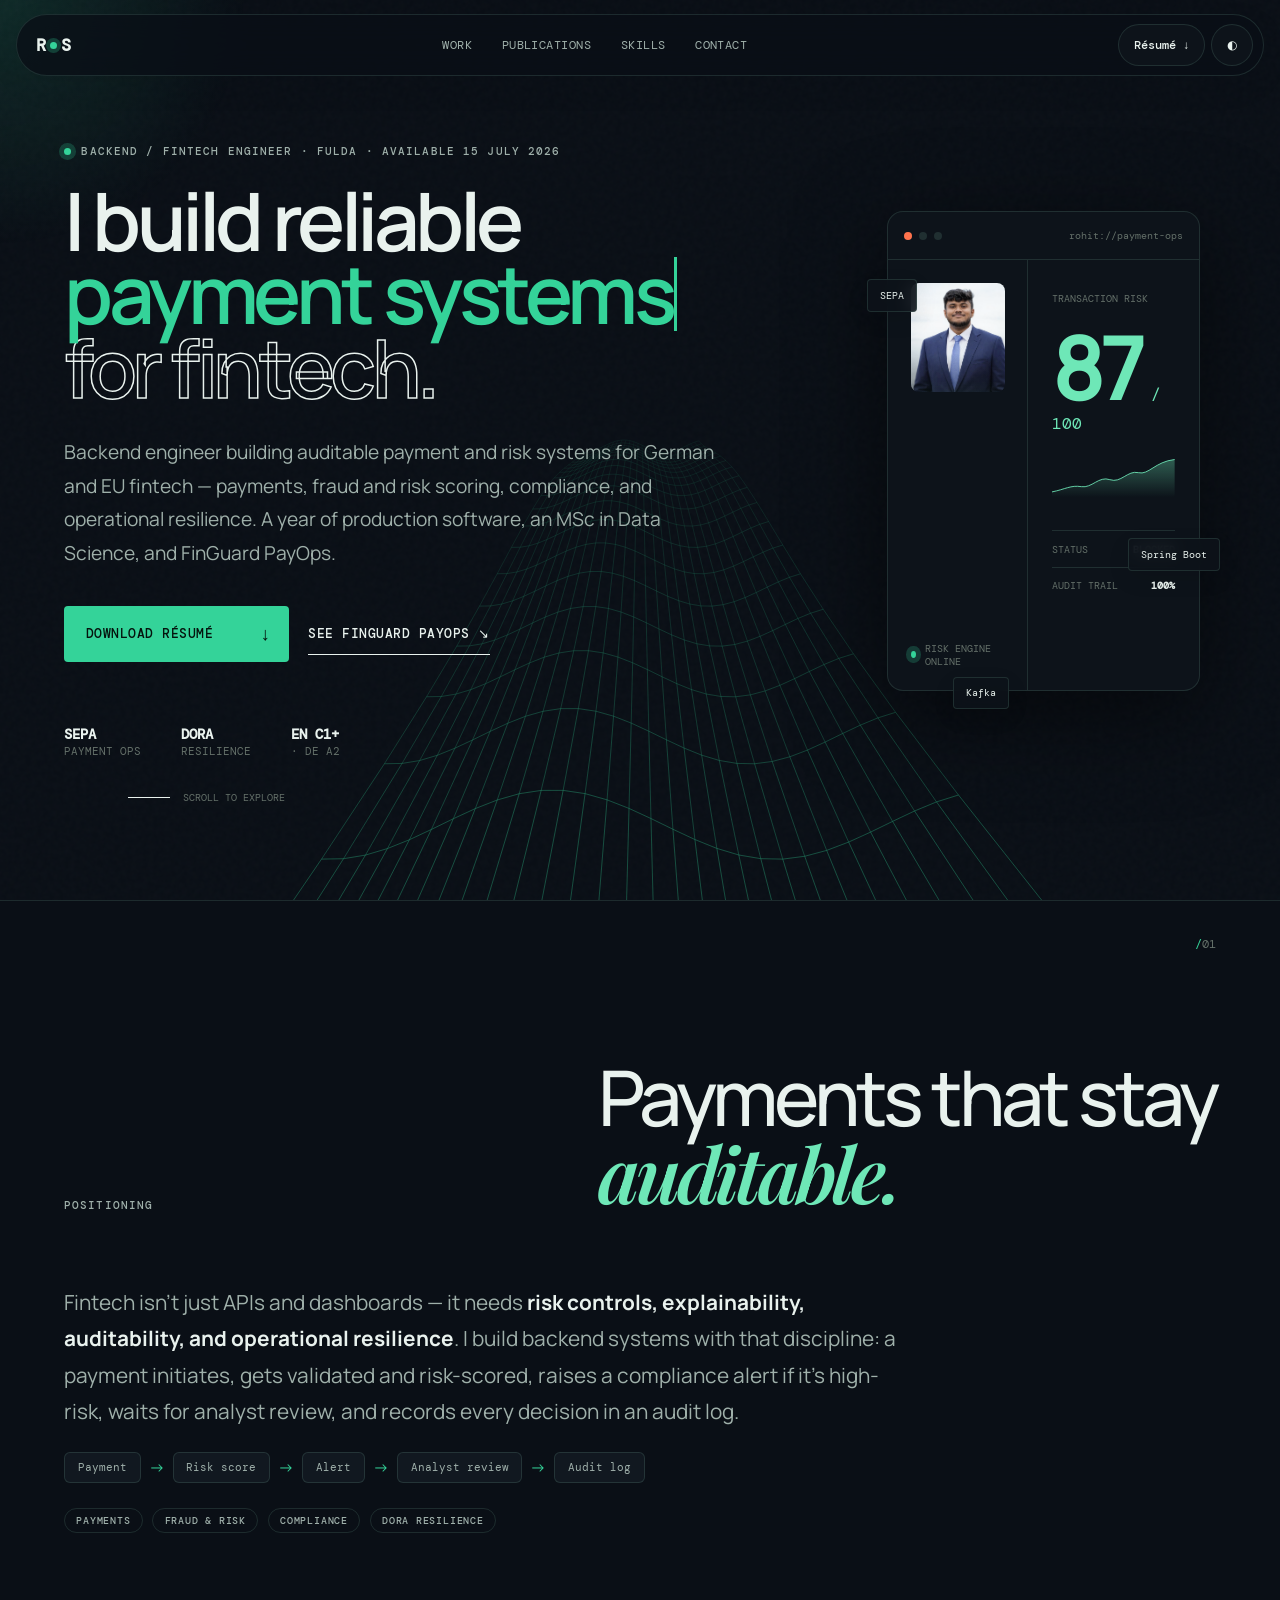
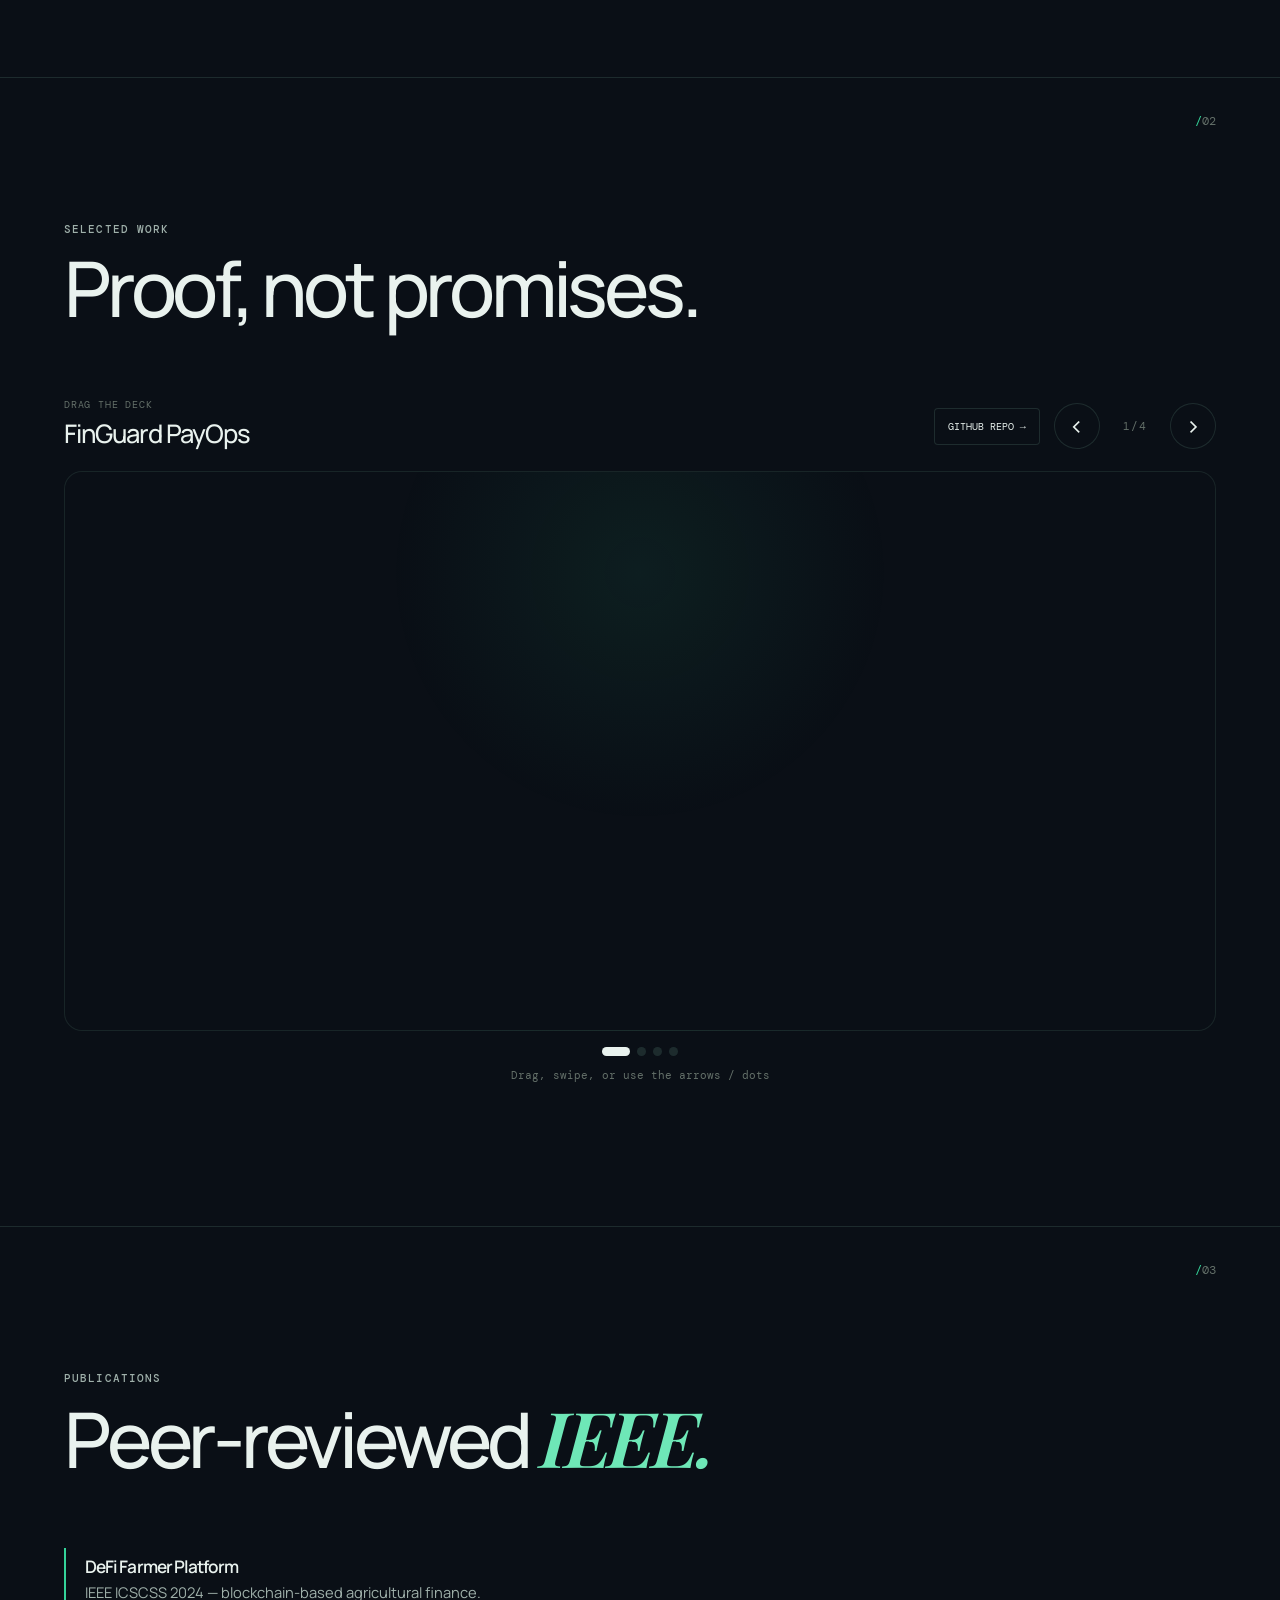
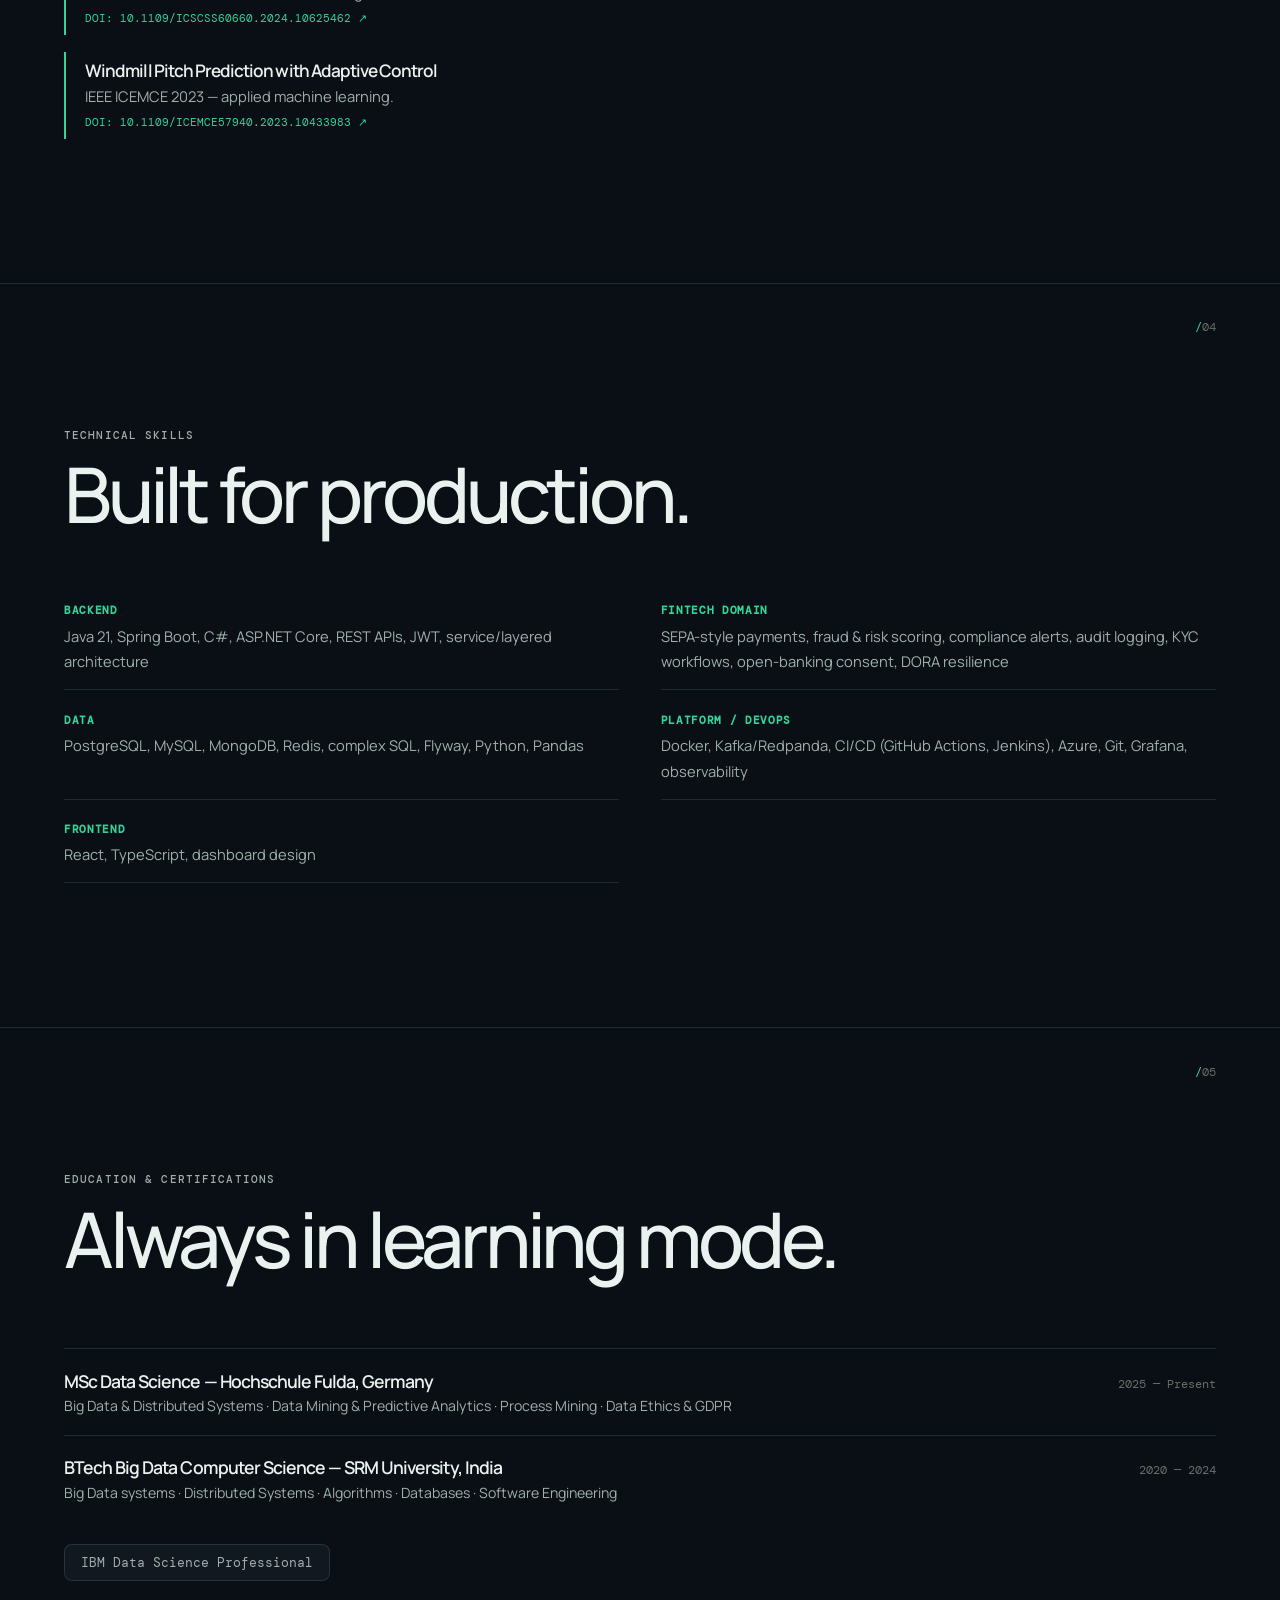
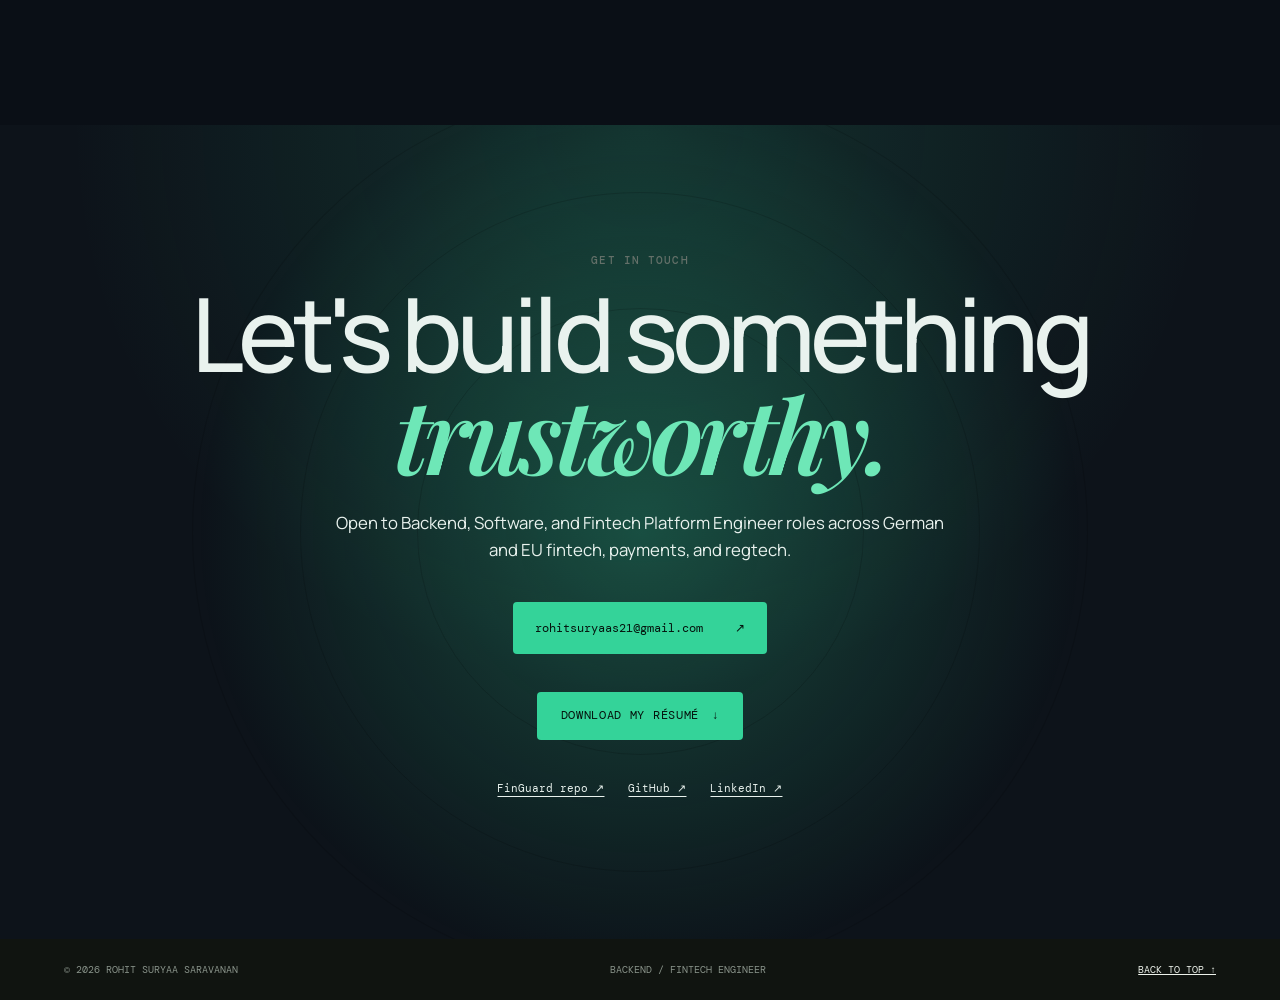
<file: publish/wwwroot/fintech/index.html>
<!DOCTYPE html>
<html lang="en" data-theme="dark">
<head>
    <meta charset="utf-8" />
    <meta name="viewport" content="width=device-width, initial-scale=1.0" />
    <title>Rohit Suryaa Saravanan — Backend / Fintech Engineer</title>
    <meta name="description" content="Rohit Suryaa Saravanan — Backend / Fintech Engineer in Fulda, Germany. Builds reliable, auditable payment and risk systems. FinGuard PayOps: SEPA payments, fraud/risk scoring, compliance, audit, DORA resilience." />
    <meta name="author" content="Rohit Suryaa Saravanan" />
    <link rel="canonical" href="https://rohitsuryaa.com/fintech/" />
    <meta name="theme-color" content="#0a0f16" />
    <meta property="og:type" content="website" />
    <meta property="og:site_name" content="Rohit Suryaa Saravanan" />
    <meta property="og:title" content="Rohit Suryaa Saravanan — Backend / Fintech Engineer" />
    <meta property="og:description" content="Reliable payment & risk systems for German/EU fintech. FinGuard PayOps: SEPA payments, fraud/risk scoring, compliance, audit, DORA resilience." />
    <meta property="og:url" content="https://rohitsuryaa.com/fintech/" />
    <meta property="og:image" content="https://rohitsuryaa.com/fintech/og-image.png" />
    <meta property="og:image:width" content="1200" />
    <meta property="og:image:height" content="630" />
    <meta name="twitter:card" content="summary_large_image" />
    <meta name="twitter:image" content="https://rohitsuryaa.com/fintech/og-image.png" />
    <script type="application/ld+json">
    {
      "@context": "https://schema.org", "@type": "Person",
      "name": "Rohit Suryaa Saravanan", "jobTitle": "Backend / Fintech Engineer",
      "email": "mailto:rohitsuryaas21@gmail.com", "url": "https://rohitsuryaa.com/",
      "image": "https://rohitsuryaa.com/fintech/og-image.png",
      "address": { "@type": "PostalAddress", "addressLocality": "Fulda", "addressCountry": "Germany" },
      "knowsAbout": ["Backend Engineering","Fintech","Payments","SEPA","Fraud Detection","Risk Scoring","Compliance","Java","Spring Boot","PostgreSQL","Kafka"],
      "sameAs": ["https://github.com/srohitsuryaa21","https://linkedin.com/in/rohitsuryaa"]
    }
    </script>
    <link rel="stylesheet" href="app.css" />
    <link rel="icon" type="image/svg+xml" href="rss_logo.svg" />
    <style>
        /* Fintech theme — emerald on deep navy (dark default) */
        :root, html[data-theme="dark"]{
            --bg:#0a0f16; --surface:#111820; --surface-2:#0d131a; --ink:#e9f2ee; --ink-2:#9fb0aa; --muted:#647069;
            --line:rgba(150,220,190,.14); --lime:#34d399; --green:#6ee7b7; --shadow:0 24px 90px rgba(0,0,0,.5);
        }
        html.light{
            --bg:#f3f7f5; --surface:#ffffff; --surface-2:#e9f2ee; --ink:#0f1a16; --ink-2:#43544d; --muted:#7c8b84;
            --line:rgba(15,60,45,.14); --lime:#059669; --green:#047857; --shadow:0 24px 80px rgba(15,60,45,.14);
        }
        body{ background:var(--bg); transition:background .35s, color .35s; }
        html.light .btn-primary, html.light .contact-email, html.light .resume-toggle, html.light .resume-options a:hover{ color:#fff; }

        .logo-dot{ box-shadow:0 0 0 4px rgba(52,211,153,.24); }
        .eyebrow i, .status-line i{ box-shadow:0 0 0 5px rgba(52,211,153,.22); }
        .cursor-glow{ background:radial-gradient(circle, rgba(52,211,153,.14), transparent 67%); }
        .btn-primary{ background:var(--lime); color:#05130d; }
        .data-panel{ color:var(--green); }

        .visual-finguard{ background:#34d399; }
        .visual-defi2{ background:#2dd4bf; }
        .visual-supply2{ background:#5cc0f5; }
        .visual-wind2{ background:#6ee7a8; }
        .text-link{ color:var(--lime); font:.68rem var(--mono); text-decoration:none; }
        .text-link:hover{ text-decoration:underline; }

        .contact-section{ background:radial-gradient(circle at 50% 0%, rgba(52,211,153,.16), transparent 55%), var(--surface-2); color:var(--ink); padding-bottom:9rem; }
        .contact-section .section-label{ color:var(--muted); }
        .contact-section h2 em{ color:var(--green); }
        .contact-orb{ background:radial-gradient(circle, rgba(52,211,153,.28), transparent 70%); }
        .contact-email{ background:var(--lime); color:#05130d; }
        .contact-actions{ margin:2.4rem 0 0; }
        .social-row{ color:var(--ink); margin-top:2.6rem; }
        .social-row a{ color:var(--ink); }
        .resume-box{ margin-top:2.4rem; margin-bottom:1rem; }
        .resume-toggle{ background:var(--lime); color:#05130d; }
        .resume-options{ display:none; margin-top:1.3rem; }
        .resume-box.open .resume-options{ display:flex; }
        .resume-options a{ border:1px solid var(--line); background:var(--surface); color:var(--ink); }
        .resume-options a:hover{ background:var(--lime); color:#05130d; }

        .type-slot{ position:relative; display:inline-block; vertical-align:top; }
        .type-ghost{ visibility:hidden; white-space:nowrap; }
        .type-anim{ position:absolute; left:0; top:0; white-space:nowrap; }
        .type-word{ color:var(--lime); }
        .type-caret{ display:inline-block; width:3px; margin-left:2px; background:var(--lime); animation:caret 1s step-end infinite; }
        @keyframes caret{ 50%{opacity:0;} }
        .ai-tag{ display:inline-flex; align-items:center; gap:.4rem; padding:.3rem .7rem; border:1px solid var(--line); border-radius:99px; font:500 .62rem var(--mono); letter-spacing:.08em; text-transform:uppercase; color:var(--ink-2); }
        .stack-hint{ font:.66rem var(--mono); color:var(--muted); text-align:center; margin-top:.8rem; }

        /* payment flow strip */
        .flow{ display:flex; flex-wrap:wrap; align-items:center; gap:.5rem; margin-top:1.4rem; }
        .flow span{ padding:.5rem .8rem; border:1px solid var(--line); border-radius:6px; background:var(--surface); font:.66rem var(--mono); color:var(--ink-2); }
        .flow i{ color:var(--lime); font-style:normal; }

        .pub-list{ display:grid; gap:1.1rem; margin-top:1rem; }
        .pub-item{ border-left:2px solid var(--lime); padding:.3rem 0 .3rem 1.2rem; }
        .pub-item h3{ font-size:1.08rem; font-weight:600; }
        .pub-item p{ color:var(--ink-2); font-size:.92rem; }
        .pub-item a{ color:var(--lime); font:.7rem var(--mono); text-decoration:none; }
        .pub-item a:hover{ text-decoration:underline; }
        .skill-grid{ display:grid; grid-template-columns:1fr 1fr; gap:1.4rem 2.6rem; margin-top:1rem; }
        .skill-item{ border-bottom:1px solid var(--line); padding-bottom:.9rem; }
        .skill-item b{ display:block; font:600 .68rem var(--mono); letter-spacing:.06em; text-transform:uppercase; color:var(--lime); margin-bottom:.4rem; }
        .skill-item span{ color:var(--ink-2); font-size:.92rem; }
        .edu-row{ display:flex; justify-content:space-between; gap:1rem; align-items:baseline; border-top:1px solid var(--line); padding:1.1rem 0; }
        .edu-row h3{ font-size:1.1rem; font-weight:600; }
        .edu-row p{ color:var(--ink-2); font-size:.88rem; }
        .edu-row time{ font:.72rem var(--mono); color:var(--muted); white-space:nowrap; }
        .cert-row{ display:flex; flex-wrap:wrap; gap:.7rem; margin-top:1.4rem; }
        .cert-row span{ padding:.55rem 1rem; border:1px solid var(--line); border-radius:8px; background:var(--surface); color:var(--ink-2); font:.8rem var(--mono); }
        @media (max-width:760px){ .skill-grid{grid-template-columns:1fr;} .edu-row{flex-direction:column;gap:.3rem;} }
    </style>
</head>
<body>
    <a class="skip-link" href="#main">Skip to content</a>
    <div class="scroll-progress" aria-hidden="true"><span></span></div>
    <div class="cursor-glow" aria-hidden="true"></div>

    <nav aria-label="Primary navigation">
        <a class="nav-logo" href="#hero" aria-label="Rohit Suryaa Saravanan — Fintech"><span>R</span><span class="logo-dot"></span><span>S</span></a>
        <ul class="nav-links">
            <li><a href="#work">Work</a></li>
            <li><a href="#publications">Publications</a></li>
            <li><a href="#skills">Skills</a></li>
            <li><a href="#contact">Contact</a></li>
        </ul>
        <div class="nav-actions">
            <a class="icon-button" style="width:auto;border-radius:30px;padding:0 .9rem;text-decoration:none" href="#contact">Résumé ↓</a>
            <button class="icon-button" id="themeToggle" aria-label="Toggle light or dark theme">◐</button>
            <button class="mobile-menu-button" id="menuBtn" aria-label="Toggle navigation" aria-expanded="false"><span></span><span></span></button>
        </div>
    </nav>

    <main id="main">
        <section id="hero" data-section>
            <div class="hero-noise"></div>
            <canvas class="hero-particles" aria-hidden="true"></canvas>
            <div class="hero-copy reveal">
                <div class="eyebrow"><i></i>Backend / Fintech Engineer · Fulda · Available 15 July 2026</div>
                <h1>I build reliable <span class="type-slot"><span class="type-ghost">compliance workflows</span><span class="type-anim"><span class="type-word" id="typeWord">payment systems</span><span class="type-caret" aria-hidden="true">&nbsp;</span></span></span><span class="outline-text">for fintech.</span></h1>
                <p class="hero-sub">Backend engineer building auditable payment and risk systems for German and EU fintech — payments, fraud and risk scoring, compliance, and operational resilience. A year of production software, an MSc in Data Science, and FinGuard PayOps.</p>
                <div class="hero-cta">
                    <a href="#contact" class="btn-primary magnetic">Download résumé <span>↓</span></a>
                    <a href="#work" class="btn-quiet">See FinGuard PayOps ↘</a>
                </div>
                <div class="hero-meta">
                    <span><strong>SEPA</strong> payment ops</span>
                    <span><strong>DORA</strong> resilience</span>
                    <span><strong>EN C1+</strong> · DE A2</span>
                </div>
            </div>

            <div class="hero-stage reveal" data-tilt>
                <div class="stage-chrome"><span></span><span></span><span></span><small>rohit://payment-ops</small></div>
                <div class="stage-grid">
                    <div class="portrait-panel">
                        <div class="portrait-frame"><img src="images/rohit.jpg" alt="Portrait of Rohit Suryaa Saravanan" /><div class="scan-line"></div></div>
                        <div class="status-line"><i></i> RISK ENGINE ONLINE</div>
                    </div>
                    <div class="data-panel">
                        <div class="data-label">TRANSACTION RISK</div>
                        <strong class="counter" data-count="87">0</strong><b> / 100</b>
                        <svg viewBox="0 0 280 95" role="img" aria-label="Risk score chart">
                            <defs><linearGradient id="chartFill" x1="0" y1="0" x2="0" y2="1"><stop offset="0" stop-color="currentColor" stop-opacity=".35"/><stop offset="1" stop-color="currentColor" stop-opacity="0"/></linearGradient></defs>
                            <path class="chart-area" d="M0,82 C30,76 43,66 67,70 S107,45 132,54 S173,32 197,38 S235,13 280,8 L280,95 L0,95Z"/>
                            <path class="chart-line" d="M0,82 C30,76 43,66 67,70 S107,45 132,54 S173,32 197,38 S235,13 280,8"/>
                        </svg>
                        <div class="data-row"><span>STATUS</span><strong>BLOCKED</strong></div>
                        <div class="data-row"><span>AUDIT TRAIL</span><strong>100%</strong></div>
                    </div>
                </div>
                <div class="floating-chip chip-one">SEPA</div>
                <div class="floating-chip chip-two">Spring Boot</div>
                <div class="floating-chip chip-three">Kafka</div>
            </div>
            <a class="scroll-cue" href="#about"><span></span>Scroll to explore</a>
        </section>

        <section id="about" class="section-shell" data-section>
            <div class="section-number">01</div>
            <div class="section-intro reveal"><div class="section-label">Positioning</div><h2>Payments that stay<br /><em>auditable.</em></h2></div>
            <div class="reveal" style="max-width:840px">
                <p style="font-size:clamp(1.05rem,1.7vw,1.3rem);color:var(--ink-2);line-height:1.75">Fintech isn't just APIs and dashboards — it needs <strong style="color:var(--ink)">risk controls, explainability, auditability, and operational resilience</strong>. I build backend systems with that discipline: a payment initiates, gets validated and risk-scored, raises a compliance alert if it's high-risk, waits for analyst review, and records every decision in an audit log.</p>
                <div class="flow"><span>Payment</span><i>→</i><span>Risk score</span><i>→</i><span>Alert</span><i>→</i><span>Analyst review</span><i>→</i><span>Audit log</span></div>
                <div style="display:flex;flex-wrap:wrap;gap:.6rem;margin-top:1.6rem">
                    <span class="ai-tag">Payments</span><span class="ai-tag">Fraud & Risk</span><span class="ai-tag">Compliance</span><span class="ai-tag">DORA Resilience</span>
                </div>
            </div>
        </section>

        <section id="work" class="section-shell" data-section>
            <div class="section-number">02</div>
            <div class="section-intro reveal"><div><div class="section-label">Selected work</div><h2>Proof, not promises.</h2></div></div>
            <div class="project-stack-shell reveal">
                <div class="project-stack-topline">
                    <div><span>Drag the deck</span><strong id="pTitle">FinGuard PayOps</strong></div>
                    <div class="project-stack-actions">
                        <a class="project-stack-link" id="pLink" target="_blank" rel="noopener" href="https://github.com/srohitsuryaa21/FinGuard-PayOps">GitHub repo →</a>
                        <div class="project-stack-controls">
                            <button type="button" id="pPrev" aria-label="Previous project">‹</button>
                            <span id="pCount">1/4</span>
                            <button type="button" id="pNext" aria-label="Next project">›</button>
                        </div>
                    </div>
                </div>
                <div class="project-stack" id="pStack" tabindex="0" aria-label="Draggable project deck"></div>
                <div class="project-stack-dots" id="pDots"></div>
                <p class="stack-hint">Drag, swipe, or use the arrows / dots</p>
            </div>
        </section>

        <section id="publications" class="section-shell" data-section>
            <div class="section-number">03</div>
            <div class="section-intro reveal"><div><div class="section-label">Publications</div><h2>Peer-reviewed <em>IEEE.</em></h2></div></div>
            <div class="pub-list reveal">
                <div class="pub-item">
                    <h3>DeFi Farmer Platform</h3>
                    <p>IEEE ICSCSS 2024 — blockchain-based agricultural finance.</p>
                    <a href="https://doi.org/10.1109/ICSCSS60660.2024.10625462" target="_blank" rel="noopener">DOI: 10.1109/ICSCSS60660.2024.10625462 ↗</a>
                </div>
                <div class="pub-item">
                    <h3>Windmill Pitch Prediction with Adaptive Control</h3>
                    <p>IEEE ICEMCE 2023 — applied machine learning.</p>
                    <a href="https://doi.org/10.1109/ICEMCE57940.2023.10433983" target="_blank" rel="noopener">DOI: 10.1109/ICEMCE57940.2023.10433983 ↗</a>
                </div>
            </div>
        </section>

        <section id="skills" class="section-shell" data-section>
            <div class="section-number">04</div>
            <div class="section-intro reveal"><div><div class="section-label">Technical skills</div><h2>Built for production.</h2></div></div>
            <div class="skill-grid reveal">
                <div class="skill-item"><b>Backend</b><span>Java 21, Spring Boot, C#, ASP.NET Core, REST APIs, JWT, service/layered architecture</span></div>
                <div class="skill-item"><b>Fintech Domain</b><span>SEPA-style payments, fraud &amp; risk scoring, compliance alerts, audit logging, KYC workflows, open-banking consent, DORA resilience</span></div>
                <div class="skill-item"><b>Data</b><span>PostgreSQL, MySQL, MongoDB, Redis, complex SQL, Flyway, Python, Pandas</span></div>
                <div class="skill-item"><b>Platform / DevOps</b><span>Docker, Kafka/Redpanda, CI/CD (GitHub Actions, Jenkins), Azure, Git, Grafana, observability</span></div>
                <div class="skill-item"><b>Frontend</b><span>React, TypeScript, dashboard design</span></div>
            </div>
        </section>

        <section id="education" class="section-shell" data-section>
            <div class="section-number">05</div>
            <div class="section-intro reveal"><div><div class="section-label">Education &amp; certifications</div><h2>Always in learning mode.</h2></div></div>
            <div class="reveal">
                <div class="edu-row"><div><h3>MSc Data Science — Hochschule Fulda, Germany</h3><p>Big Data &amp; Distributed Systems · Data Mining &amp; Predictive Analytics · Process Mining · Data Ethics &amp; GDPR</p></div><time>2025 — Present</time></div>
                <div class="edu-row"><div><h3>BTech Big Data Computer Science — SRM University, India</h3><p>Big Data systems · Distributed Systems · Algorithms · Databases · Software Engineering</p></div><time>2020 — 2024</time></div>
                <div class="cert-row"><span>IBM Data Science Professional</span></div>
            </div>
        </section>

        <section id="contact" class="contact-section" data-section>
            <div class="contact-orb"></div>
            <div class="contact-inner reveal">
                <div class="section-label">Get in touch</div>
                <h2>Let's build something<br /><em>trustworthy.</em></h2>
                <p>Open to Backend, Software, and Fintech Platform Engineer roles across German and EU fintech, payments, and regtech.</p>
                <div class="contact-actions">
                    <a href="mailto:rohitsuryaas21@gmail.com" class="contact-email magnetic">rohitsuryaas21@gmail.com <span>↗</span></a>
                </div>
                <div class="resume-box" id="resumeBox">
                    <button type="button" class="resume-toggle" id="resumeToggle" aria-expanded="false" aria-controls="resumeOpts">
                        <span>Download my résumé</span><span class="resume-caret" aria-hidden="true">↓</span>
                    </button>
                    <div class="resume-options" id="resumeOpts">
                        <a href="resumes/Rohit-Suryaa-Saravanan-Fintech-EN.pdf" download><span class="resume-lang">English</span><span class="resume-meta">PDF · 2 pages</span></a>
                        <a href="resumes/Rohit-Suryaa-Saravanan-Fintech-DE.pdf" download><span class="resume-lang">Deutsch</span><span class="resume-meta">PDF · 2 Seiten</span></a>
                    </div>
                </div>
                <div class="social-row">
                    <a target="_blank" rel="noopener" href="https://github.com/srohitsuryaa21/FinGuard-PayOps">FinGuard repo ↗</a>
                    <a target="_blank" rel="noopener" href="https://github.com/srohitsuryaa21">GitHub ↗</a>
                    <a target="_blank" rel="noopener" href="https://linkedin.com/in/rohitsuryaa">LinkedIn ↗</a>
                </div>
            </div>
        </section>
    </main>

    <footer>
        <span>© 2026 Rohit Suryaa Saravanan</span>
        <span>Backend / Fintech Engineer</span>
        <a href="#hero">Back to top ↑</a>
    </footer>

    <script>
    (function(){
      var reduced = window.matchMedia("(prefers-reduced-motion: reduce)").matches;
      var root = document.documentElement;
      var tt=document.getElementById("themeToggle");
      function setTheme(light){ root.classList.toggle("light",light); if(tt) tt.textContent=light?"☀":"◐"; try{localStorage.setItem("fin-theme",light?"light":"dark");}catch(e){} }
      try{ setTheme(localStorage.getItem("fin-theme")==="light"); }catch(e){}
      if(tt) tt.addEventListener("click",function(){ setTheme(!root.classList.contains("light")); });
      var mb=document.getElementById("menuBtn"), nl=document.querySelector(".nav-links");
      if(mb && nl){ mb.addEventListener("click",function(){ var o=nl.classList.toggle("open"); mb.setAttribute("aria-expanded",o?"true":"false"); }); nl.querySelectorAll("a").forEach(function(a){ a.addEventListener("click",function(){ nl.classList.remove("open"); }); }); }
      var bar = document.querySelector(".scroll-progress span");
      function sp(){ var m=document.documentElement.scrollHeight-window.innerHeight; if(bar) bar.style.width=(m>0?(window.scrollY/m)*100:0)+"%"; }
      window.addEventListener("scroll", sp, {passive:true}); sp();
      var glow=document.querySelector(".cursor-glow");
      if(glow && !reduced && window.matchMedia("(pointer:fine)").matches){ window.addEventListener("pointermove",function(e){ glow.style.left=e.clientX+"px"; glow.style.top=e.clientY+"px"; },{passive:true}); }
      var reveals=document.querySelectorAll(".reveal");
      if(reduced){ reveals.forEach(function(el){el.classList.add("visible");}); }
      else { var ro=new IntersectionObserver(function(es){es.forEach(function(en){ if(en.isIntersecting){ en.target.classList.add("visible"); ro.unobserve(en.target);} });},{threshold:.12,rootMargin:"0px 0px -40px"}); reveals.forEach(function(el){ro.observe(el);}); }
      document.querySelectorAll(".counter").forEach(function(c){ var t=+(c.dataset.count||0); if(reduced){c.textContent=t;return;} var cur=0; var iv=setInterval(function(){ cur+=Math.max(1,Math.ceil((t-cur)/9)); c.textContent=Math.min(cur,t); if(cur>=t)clearInterval(iv); },32); });
      if(!reduced && window.matchMedia("(pointer:fine)").matches){
        document.querySelectorAll(".magnetic").forEach(function(el){ el.addEventListener("pointermove",function(e){ var r=el.getBoundingClientRect(); el.style.transform="translate("+((e.clientX-r.left-r.width/2)*.08)+"px,"+((e.clientY-r.top-r.height/2)*.12)+"px)"; }); el.addEventListener("pointerleave",function(){el.style.transform="";}); });
        document.querySelectorAll("[data-tilt]").forEach(function(el){ el.addEventListener("pointermove",function(e){ if(el.closest(".project-stack"))return; var r=el.getBoundingClientRect(); var x=(e.clientX-r.left)/r.width-.5, y=(e.clientY-r.top)/r.height-.5; el.style.transform="perspective(1100px) rotateX("+(y*-3)+"deg) rotateY("+(x*4)+"deg) translateY(-3px)"; }); el.addEventListener("pointerleave",function(){el.style.transform="";}); });
      }
      var tw=document.getElementById("typeWord");
      if(tw && !reduced){
        var words=["payment systems","fraud detection","compliance workflows","audit trails"], wi=0, ci=0, del=false;
        function tick(){ var w=words[wi]; tw.textContent=w.substring(0,ci); if(!del){ if(ci<w.length){ci++;setTimeout(tick,70);} else {del=true;setTimeout(tick,1400);} } else { if(ci>0){ci--;setTimeout(tick,35);} else {del=false;wi=(wi+1)%words.length;setTimeout(tick,220);} } }
        setTimeout(tick,900);
      }
      var rt=document.getElementById("resumeToggle"), rbx=document.getElementById("resumeBox");
      if(rt && rbx){ rt.addEventListener("click",function(){ var open=rbx.classList.toggle("open"); rt.setAttribute("aria-expanded",open?"true":"false"); }); }

      var projects=[
        { num:"01", cat:"Fintech Platform", title:"FinGuard PayOps", visual:"visual-finguard", metric:"SEPA", metricLabel:"PAYMENT OPS",
          desc:"A production-style German/EU payment operations platform: SEPA-style payment lifecycle, fraud and risk scoring, compliance alerts, analyst review, and full audit trails.",
          tags:["Java 21","Spring Boot","PostgreSQL","Redis","Kafka","React"],
          challenge:"German/EU fintech needs reliable, auditable payment systems with real risk controls, not just CRUD.",
          approach:"Payment lifecycle, rule-based fraud/risk scoring with high-risk reasons, compliance alert case management, analyst approve/reject, and audit logging.",
          outcome:"A realistic payment-operations platform with a DORA-style resilience dashboard and clean, observable architecture.",
          github:"https://github.com/srohitsuryaa21/FinGuard-PayOps" },
        { num:"02", cat:"Blockchain Finance · IEEE", title:"DeFi Farmer Platform", visual:"visual-defi2", metric:"~80%", metricLabel:"DIGITAL ADOPTION",
          desc:"A transparent agricultural finance system using smart contracts to automate loans, payments, insurance, and supply-chain traceability.",
          tags:["Ethereum","Solidity","Web3.py","Ganache"],
          challenge:"Smallholder farmers faced opaque lending and low trust across disconnected finance processes.",
          approach:"Ethereum smart contracts with a Web3.py backend and local Ganache validation.",
          outcome:"Automated core financial workflows; modelled digital-transparency adoption from below 50% to about 80%. Peer-reviewed IEEE publication.",
          github:"https://github.com/srohitsuryaa21/defi_Farmer_Platform" },
        { num:"03", cat:"Risk & Forecasting", title:"Supply Chain Intelligence", visual:"visual-supply2", metric:"<20%", metricLabel:"FORECAST MAPE",
          desc:"An end-to-end analytics pipeline over 110,123 transactions with forecasting, optimisation, and seller-risk scoring.",
          tags:["SARIMA","XGBoost","Plotly Dash","Python","SQL"],
          challenge:"Fragmented operational data across demand, delivery, and seller risk.",
          approach:"A forecasting benchmark, inventory optimisation, risk scoring, and an interactive dashboard.",
          outcome:"Sub-20% MAPE, 92.1% on-time analysis, and risk scores for 881 sellers.",
          github:"https://github.com/srohitsuryaa21/supply-chain-forecasting" },
        { num:"04", cat:"Applied ML · IEEE", title:"Windmill Pitch Prediction", visual:"visual-wind2", metric:"96%", metricLabel:"ACCURACY",
          desc:"Data-driven decisioning: adaptive prediction that turns turbine data into precise control and measurable gains.",
          tags:["XGBoost","Time Series","Python"],
          challenge:"Pitch-control errors reduced turbine efficiency and created unstable output.",
          approach:"26 temporal features combined with XGBoost and a residual-correction layer.",
          outcome:"96% accuracy, error 8.6% → 2.3%, +21% output. Peer-reviewed IEEE publication.",
          github:"https://github.com/srohitsuryaa21/windmill-pitch-prediction" }
      ];
      var stack=document.getElementById("pStack"), dotsEl=document.getElementById("pDots");
      if(stack){
        var active=0, n=projects.length;
        projects.forEach(function(p,i){
          var card=document.createElement("div"); card.className="project-stack-card"; card.dataset.i=i;
          card.innerHTML='<article class="project-card"><div class="project-visual '+p.visual+'" aria-hidden="true"><span class="project-index">'+p.num+'</span><div class="visual-grid"></div><div class="visual-orbit orbit-one"></div><div class="visual-orbit orbit-two"></div><strong>'+p.metric+'</strong><small>'+p.metricLabel+'</small></div><div class="project-content"><div class="project-kicker">'+p.cat+'</div><h3>'+p.title+'</h3><p>'+p.desc+'</p><div class="project-foot">'+p.tags.map(function(t){return '<span class="project-tag">'+t+'</span>';}).join('')+'</div><details class="case-study"><summary>View case study <span>+</span></summary><div class="case-study-grid"><div><small>Challenge</small><p>'+p.challenge+'</p></div><div><small>Approach</small><p>'+p.approach+'</p></div><div><small>Outcome</small><p>'+p.outcome+'</p></div></div></details><div class="project-links"><a class="text-link" target="_blank" rel="noopener" href="'+p.github+'">Source code →</a></div></div></article>';
          stack.appendChild(card);
          var dot=document.createElement("button"); dot.type="button"; dot.setAttribute("aria-label","Open project "+(i+1));
          dot.addEventListener("click",function(){ active=i; stack.style.setProperty("--drag",0); layout(); });
          dotsEl.appendChild(dot);
        });
        var cards=[].slice.call(stack.children), dots=[].slice.call(dotsEl.children);
        var titleEl=document.getElementById("pTitle"), linkEl=document.getElementById("pLink"), countEl=document.getElementById("pCount");
        function layout(){
          cards.forEach(function(card,i){
            var off=i-active; if(off>n/2)off-=n; if(off<-n/2)off+=n; off=Math.max(-3,Math.min(3,off));
            var dist=Math.abs(off);
            card.className="project-stack-card"+(off===0?" active":off<0?" is-left":" is-right")+(dist>2?" is-hidden":"");
            card.style.setProperty("--offset",off); card.style.setProperty("--distance",dist); card.style.zIndex=80-dist;
          });
          var p=projects[active]; titleEl.textContent=p.title; linkEl.href=p.github; countEl.textContent=(active+1)+"/"+n;
          dots.forEach(function(d,i){ d.classList.toggle("active",i===active); });
        }
        function move(d){ active=(active+d+n)%n; stack.style.setProperty("--drag",0); layout(); }
        cards.forEach(function(card){ card.addEventListener("click",function(e){ if(card.classList.contains("active")||dragMoved>6)return; if(e.target.closest("a,summary"))return; active=+card.dataset.i; stack.style.setProperty("--drag",0); layout(); }); });
        var down=false, sx=0, dragMoved=0;
        stack.addEventListener("pointerdown",function(e){ down=true; sx=e.clientX; dragMoved=0; stack.classList.add("dragging"); });
        stack.addEventListener("pointermove",function(e){ if(!down)return; var dx=e.clientX-sx; dragMoved=Math.abs(dx); stack.style.setProperty("--drag",Math.max(-1,Math.min(1,dx/180))); });
        function endDrag(e){ if(!down)return; down=false; stack.classList.remove("dragging"); var dx=(e.clientX||sx)-sx; stack.style.setProperty("--drag",0); if(Math.abs(dx)>55) move(dx<0?1:-1); }
        stack.addEventListener("pointerup",endDrag); stack.addEventListener("pointerleave",endDrag);
        document.getElementById("pPrev").addEventListener("click",function(){move(-1);});
        document.getElementById("pNext").addEventListener("click",function(){move(1);});
        stack.addEventListener("keydown",function(e){ if(e.key==="ArrowLeft"){move(-1);} if(e.key==="ArrowRight"){move(1);} });
        layout();
      }

      // ---- 3D flowing data-grid wave (fintech-only) ----
      var canvas=document.querySelector(".hero-particles");
      if(canvas && !reduced && window.innerWidth>=820){
        var ctx=canvas.getContext("2d",{alpha:true}), hero=document.getElementById("hero");
        var W=0,H=0,cx=0,cy=0,dpr=1,R=52,G=211,B=153, COLS=30, ROWS=20;
        function resize(){ dpr=Math.min(window.devicePixelRatio||1,2); var r=hero.getBoundingClientRect(); W=Math.max(1,r.width); H=Math.max(1,r.height); canvas.width=Math.round(W*dpr); canvas.height=Math.round(H*dpr); canvas.style.width=W+"px"; canvas.style.height=H+"px"; ctx.setTransform(dpr,0,0,dpr,0,0); cx=W/2; cy=H/2; }
        var mx=0, mxo=0, vis=true, t0=performance.now();
        window.addEventListener("pointermove",function(e){ var r=hero.getBoundingClientRect(); mx=((e.clientX-r.left)/W-.5)*2; },{passive:true});
        function frame(now){
          requestAnimationFrame(frame); if(!vis)return;
          var time=(now-t0)/1000; mxo+=(mx*46-mxo)*.05;
          ctx.clearRect(0,0,W,H);
          var horizon=H*0.40, nearY=H*1.04, gridW=W*0.66, amp=Math.min(46,H*0.065), Zdepth=6.2;
          var pts=[];
          for(var r=0;r<ROWS;r++){
            var tR=r/(ROWS-1); var zc=1+tR*Zdepth; var sc=1/zc; var baseY=horizon+(nearY-horizon)*sc; var row=[];
            for(var c=0;c<COLS;c++){
              var gx=(c/(COLS-1)-0.5);
              var hgt=(Math.sin(gx*9+time*1.15)+Math.sin(tR*7-time))*amp;
              row.push({x:cx+mxo*(0.4+sc)+gx*gridW*sc, y:baseY-hgt*sc, sc:sc});
            }
            pts.push(row);
          }
          ctx.lineWidth=1;
          for(var r=0;r<ROWS;r++){ for(var c=0;c<COLS;c++){
            var p=pts[r][c]; var al=Math.min(.55, p.sc*.6);
            if(c<COLS-1){ var q=pts[r][c+1]; ctx.strokeStyle="rgba("+R+","+G+","+B+","+al+")"; ctx.beginPath(); ctx.moveTo(p.x,p.y); ctx.lineTo(q.x,q.y); ctx.stroke(); }
            if(r<ROWS-1){ var s2=pts[r+1][c]; ctx.strokeStyle="rgba("+R+","+G+","+B+","+(al*.8)+")"; ctx.beginPath(); ctx.moveTo(p.x,p.y); ctx.lineTo(s2.x,s2.y); ctx.stroke(); }
          }}
        }
        resize();window.addEventListener("resize",function(){clearTimeout(canvas._rt);canvas._rt=setTimeout(resize,180);},{passive:true});
        document.addEventListener("visibilitychange",function(){vis=!document.hidden;});
        requestAnimationFrame(frame);requestAnimationFrame(function(){canvas.classList.add("is-live");});
      }
    })();
    </script>
</body>
</html>
</file>
<file: css/app.css>
@import url('https://fonts.googleapis.com/css2?family=DM+Mono:wght@300;400;500&family=Manrope:wght@300;400;500;600;700;800&family=Playfair+Display:ital,wght@1,600&display=swap');

:root {
    --bg: #f2f0e9;
    --surface: #e8e5dc;
    --surface-2: #faf9f5;
    --ink: #121512;
    --ink-2: #515851;
    --muted: #7c837c;
    --line: rgba(18,21,18,.14);
    --lime: #b9ff45;
    --green: #143f2a;
    --orange: #ff734d;
    --blue: #4d79ff;
    --shadow: 0 24px 80px rgba(22, 29, 23, .12);
    --sans: 'Manrope', sans-serif;
    --mono: 'DM Mono', monospace;
    --serif: 'Playfair Display', serif;
}

[data-theme="dark"] {
    --bg: #0c0f0d;
    --surface: #151a16;
    --surface-2: #101411;
    --ink: #edf2eb;
    --ink-2: #adb7ae;
    --muted: #717c72;
    --line: rgba(237,242,235,.13);
    --green: #b9ff45;
    --shadow: 0 24px 90px rgba(0,0,0,.45);
}

* { box-sizing: border-box; margin: 0; padding: 0; }
html { scroll-behavior: smooth; scroll-padding-top: 88px; }
body { overflow-x: hidden; background: var(--bg); color: var(--ink); font-family: var(--sans); line-height: 1.6; transition: background .35s, color .35s; }
button, input { font: inherit; }
button, a { -webkit-tap-highlight-color: transparent; }
a { color: inherit; }
::selection { background: var(--lime); color: #111; }
.skip-link { position: fixed; z-index: 9999; top: -60px; left: 20px; padding: .7rem 1rem; background: var(--lime); color: #111; transition: top .2s; }
.skip-link:focus { top: 20px; }
.scroll-progress { position: fixed; z-index: 1000; inset: 0 0 auto; height: 2px; background: transparent; }
.scroll-progress span { display: block; width: 0; height: 100%; background: var(--lime); }
.cursor-glow { position: fixed; z-index: -1; width: 520px; height: 520px; border-radius: 50%; pointer-events: none; background: radial-gradient(circle, rgba(185,255,69,.11), transparent 67%); transform: translate(-50%,-50%); transition: opacity .25s; }

nav {
    position: fixed; z-index: 900; top: 14px; left: 50%; transform: translateX(-50%);
    width: min(calc(100% - 32px), 1320px); min-height: 62px; display: flex; align-items: center;
    justify-content: space-between; padding: .55rem .65rem .55rem 1.2rem; border: 1px solid var(--line);
    border-radius: 100px; background: color-mix(in srgb, var(--bg) 78%, transparent);
    box-shadow: 0 10px 35px rgba(0,0,0,.06); backdrop-filter: blur(20px);
}
.nav-logo { display: flex; align-items: center; gap: .25rem; font: 700 1.05rem var(--mono); text-decoration: none; }
.logo-dot { width: 7px; height: 7px; border-radius: 50%; background: var(--lime); box-shadow: 0 0 0 4px rgba(185,255,69,.18); }
.nav-links { display: flex; align-items: center; gap: .25rem; list-style: none; }
.nav-links a { display: block; padding: .55rem .8rem; border-radius: 99px; color: var(--ink-2); font: 400 .72rem var(--mono); text-decoration: none; text-transform: uppercase; letter-spacing: .04em; transition: .2s; }
.nav-links a:hover, .nav-links a.active { background: var(--surface); color: var(--ink); }
.nav-actions { display: flex; gap: .35rem; align-items: center; }
.icon-button, .mobile-menu-button {
    min-width: 42px; height: 42px; border: 1px solid var(--line); border-radius: 50%; background: var(--surface-2);
    color: var(--ink); cursor: pointer; display: grid; place-items: center; font: 500 .72rem var(--mono); transition: .2s;
}
.icon-button:hover { transform: translateY(-2px); border-color: var(--ink); }
.command-trigger { width: auto; border-radius: 30px; padding: 0 .75rem; display: flex; gap: .35rem; }
.command-trigger kbd { color: var(--muted); font: .65rem var(--mono); }
.mobile-menu-button { display: none; position: relative; }
.mobile-menu-button span { position: absolute; width: 16px; height: 1px; background: currentColor; transform: translateY(-3px); transition: .2s; }
.mobile-menu-button span:last-child { transform: translateY(3px); }

section { position: relative; }
.section-shell { width: min(100%, 1440px); margin: auto; padding: 9rem clamp(1.4rem, 5vw, 5rem); border-top: 1px solid var(--line); }
.section-number { position: absolute; top: 2.2rem; right: clamp(1.4rem,5vw,5rem); color: var(--muted); font: 400 .75rem var(--mono); }
.section-number::before { content: '/'; color: var(--lime); }
.section-label, .eyebrow { color: var(--ink-2); font: 500 .7rem var(--mono); letter-spacing: .1em; text-transform: uppercase; }
.section-intro { display: flex; align-items: end; justify-content: space-between; gap: 2rem; margin-bottom: 4.5rem; }
.section-intro h2 { margin-top: .9rem; }
h1, h2, h3 { letter-spacing: -.055em; }
h2 { font-size: clamp(2.6rem, 6vw, 6.2rem); font-weight: 500; line-height: .98; }
h2 em { color: var(--green); font-family: var(--serif); font-weight: 600; }

#hero {
    width: min(100%, 1440px); min-height: 100svh; margin: auto; padding: 9rem clamp(1.4rem,5vw,5rem) 4rem;
    display: grid; grid-template-columns: 1.05fr .95fr; align-items: center; gap: clamp(2rem,5vw,6rem);
}
.hero-noise { position: absolute; inset: 0; pointer-events: none; opacity: .18; background-image: url("data:image/svg+xml,%3Csvg viewBox='0 0 180 180' xmlns='http://www.w3.org/2000/svg'%3E%3Cfilter id='n'%3E%3CfeTurbulence type='fractalNoise' baseFrequency='.9' numOctaves='2' stitchTiles='stitch'/%3E%3C/filter%3E%3Crect width='100%25' height='100%25' filter='url(%23n)' opacity='.12'/%3E%3C/svg%3E"); }
.hero-particles { position: absolute; inset: 0; width: 100%; height: 100%; pointer-events: none; z-index: 1; opacity: 0; transition: opacity 1.1s ease; }
.hero-particles.is-live { opacity: .72; }
#hero > .hero-copy, #hero > .hero-stage, #hero > .scroll-cue { position: relative; z-index: 2; }
@media (max-width: 819px) { .hero-particles { display: none; } }
.eyebrow { display: flex; align-items: center; gap: .65rem; margin-bottom: 1.6rem; }
.eyebrow i, .status-line i { width: 7px; height: 7px; border-radius: 50%; background: var(--lime); box-shadow: 0 0 0 5px rgba(185,255,69,.15); animation: pulse 2s infinite; }
@keyframes pulse { 50% { box-shadow: 0 0 0 9px rgba(185,255,69,0); } }
h1 { max-width: 850px; font-size: clamp(3.4rem, 6.3vw, 7.2rem); font-weight: 600; line-height: .91; }
.outline-text { display: block; color: transparent; -webkit-text-stroke: 1.5px var(--ink); }
.hero-sub { max-width: 650px; margin: 2rem 0 2.2rem; color: var(--ink-2); font-size: clamp(1rem,1.5vw,1.25rem); line-height: 1.75; }
.hero-cta { display: flex; align-items: center; flex-wrap: wrap; gap: 1.2rem; }
.btn-primary, .btn-outline, .btn-quiet {
    display: inline-flex; align-items: center; justify-content: space-between; gap: 1.5rem; border: 0; cursor: pointer;
    text-decoration: none; font: 500 .79rem var(--mono); text-transform: uppercase; letter-spacing: .04em;
}
.btn-primary { min-width: 225px; padding: 1rem 1.1rem 1rem 1.35rem; border-radius: 4px; background: var(--ink); color: var(--bg); }
.btn-primary span { font-size: 1.15rem; }
.btn-outline { padding: .9rem 1.25rem; border: 1px solid var(--line); border-radius: 4px; background: transparent; color: var(--ink); }
.btn-quiet { padding: .8rem 0; border-bottom: 1px solid var(--ink); color: var(--ink); }
.hero-nudge { width: fit-content; display: inline-flex; align-items: center; gap: .7rem; margin-top: 1.25rem; padding: .65rem .85rem; border: 1px solid color-mix(in srgb, var(--lime) 35%, var(--line)); border-radius: 999px; background: color-mix(in srgb, var(--lime) 9%, transparent); color: var(--ink); text-decoration: none; font: .68rem var(--mono); text-transform: uppercase; letter-spacing: .03em; }
.hero-nudge span { width: 8px; height: 8px; border-radius: 50%; background: var(--lime); box-shadow: 0 0 0 0 rgba(185,255,69,.45); animation: nudgePulse 1.7s infinite; }
@keyframes nudgePulse { 70% { box-shadow: 0 0 0 10px rgba(185,255,69,0); } 100% { box-shadow: 0 0 0 0 rgba(185,255,69,0); } }
.hero-meta { display: flex; flex-wrap: wrap; gap: 1.5rem 2.5rem; margin-top: 4rem; color: var(--muted); font: .66rem var(--mono); text-transform: uppercase; }
.hero-meta span { display: grid; gap: .15rem; }
.hero-meta strong { color: var(--ink); font-size: .85rem; }
.hero-stage { position: relative; max-width: 610px; margin-left: auto; border: 1px solid var(--line); border-radius: 16px; background: var(--surface-2); box-shadow: var(--shadow); transform-style: preserve-3d; }
.stage-chrome { height: 48px; display: flex; align-items: center; gap: 7px; padding: 0 1rem; border-bottom: 1px solid var(--line); }
.stage-chrome > span { width: 8px; height: 8px; border-radius: 50%; background: var(--line); }
.stage-chrome > span:first-child { background: var(--orange); }
.stage-chrome small { margin-left: auto; color: var(--muted); font: .63rem var(--mono); }
.stage-grid { display: grid; grid-template-columns: .9fr 1.1fr; min-height: 430px; }
.portrait-panel { display: flex; flex-direction: column; justify-content: space-between; padding: 1.4rem; border-right: 1px solid var(--line); }
.portrait-frame { position: relative; overflow: hidden; aspect-ratio: .86; border-radius: 8px; background: var(--surface); filter: saturate(.75); }
.portrait-frame::after { content: ''; position: absolute; inset: 0; background: linear-gradient(180deg,transparent 65%,rgba(12,15,13,.35)); }
.portrait-frame img { width: 100%; height: 100%; object-fit: cover; object-position: 50% 18%; }
.scan-line { position: absolute; z-index: 2; left: 0; right: 0; height: 1px; background: var(--lime); box-shadow: 0 0 18px var(--lime); animation: scan 4s ease-in-out infinite; }
@keyframes scan { 0%,100% { top: 8%; opacity: 0; } 15%,85% { opacity: .8; } 50% { top: 88%; } }
.status-line { display: flex; align-items: center; gap: .6rem; padding-top: 1rem; color: var(--muted); font: .62rem var(--mono); }
.data-panel { padding: 2rem 1.5rem; color: var(--green); }
.data-label { color: var(--muted); font: .62rem var(--mono); }
.data-panel > strong { display: inline-block; margin-top: 1rem; font-size: clamp(4rem,7vw,6rem); line-height: 1; letter-spacing: -.08em; }
.data-panel > b { font: 400 1rem var(--mono); }
.data-panel svg { width: 100%; overflow: visible; margin: 1.2rem 0 1.6rem; }
.chart-area { fill: url(#chartFill); }
.chart-line { fill: none; stroke: currentColor; stroke-width: 2; stroke-dasharray: 430; stroke-dashoffset: 430; animation: draw 2.2s .4s ease forwards; }
@keyframes draw { to { stroke-dashoffset: 0; } }
.data-row { display: flex; justify-content: space-between; padding: .7rem 0; border-top: 1px solid var(--line); color: var(--muted); font: .65rem var(--mono); }
.data-row strong { color: var(--ink); }
.floating-chip { position: absolute; z-index: 3; padding: .55rem .75rem; border: 1px solid var(--line); border-radius: 4px; background: color-mix(in srgb,var(--surface-2) 88%,transparent); box-shadow: 0 8px 22px rgba(0,0,0,.09); backdrop-filter: blur(8px); font: .63rem var(--mono); animation: float 4s ease-in-out infinite; }
.chip-one { top: 14%; left: -7%; }
.chip-two { right: -7%; bottom: 25%; animation-delay: -1.5s; }
.chip-three { left: 21%; bottom: -4%; animation-delay: -2.4s; }
@keyframes float { 50% { transform: translateY(-9px) rotate(1deg); } }
.scroll-cue { position: absolute; bottom: 2rem; left: clamp(1.4rem,5vw,5rem); display: flex; align-items: center; gap: .8rem; color: var(--muted); text-decoration: none; font: .62rem var(--mono); text-transform: uppercase; }
.scroll-cue span { width: 42px; height: 1px; background: var(--line); position: relative; overflow: hidden; }
.scroll-cue span::after { content: ''; position: absolute; inset: 0; background: var(--ink); animation: cue 2s infinite; }
@keyframes cue { from { transform: translateX(-100%); } to { transform: translateX(100%); } }

.about-layout { display: grid; grid-template-columns: 1.1fr .9fr; gap: clamp(3rem,8vw,9rem); }
.about-statement p { max-width: 760px; font-size: clamp(1.3rem,2.5vw,2.15rem); line-height: 1.45; letter-spacing: -.025em; }
.about-statement p + p { margin-top: 2rem; color: var(--ink-2); font-size: clamp(1rem,1.5vw,1.2rem); }
.principles article { display: grid; grid-template-columns: 38px 1fr; gap: 1rem; padding: 1.5rem 0; border-top: 1px solid var(--line); }
.principles article > span { color: var(--muted); font: .67rem var(--mono); }
.principles h3 { font-size: 1.15rem; margin-bottom: .4rem; }
.principles p { color: var(--ink-2); font-size: .9rem; }

.proof-section { overflow: hidden; background: #101410; color: #edf2eb; }
.proof-section .section-number, .proof-section .section-label { color: #7f8a80; }
.proof-section h2 em { color: var(--lime); }
.proof-lede { max-width: 430px; color: #aab4ab; line-height: 1.75; }
.proof-console {
    display: grid; grid-template-columns: 360px 1fr; min-height: 520px; overflow: hidden;
    border: 1px solid rgba(255,255,255,.13); border-radius: 22px;
    background:
        radial-gradient(circle at 20% 0%, rgba(185,255,69,.14), transparent 30%),
        linear-gradient(135deg, rgba(255,255,255,.055), rgba(255,255,255,.015)),
        #141914;
    box-shadow: 0 35px 100px rgba(0,0,0,.38);
}
.proof-rail { display: grid; align-content: start; gap: .75rem; padding: clamp(1.2rem,3vw,2rem); border-right: 1px solid rgba(255,255,255,.12); }
.proof-rail button {
    display: grid; grid-template-columns: 54px 1fr; gap: .1rem .85rem; align-items: center; min-height: 86px;
    border: 1px solid rgba(255,255,255,.12); border-radius: 16px; padding: .85rem;
    background: rgba(255,255,255,.025); color: #edf2eb; text-align: left; cursor: pointer;
    transition: transform .22s ease, border-color .22s ease, background .22s ease;
}
.proof-rail button:hover, .proof-rail button.active { transform: translateX(6px); border-color: rgba(185,255,69,.62); background: rgba(185,255,69,.085); }
.proof-rail span { grid-row: span 2; display: grid; place-items: center; width: 54px; height: 54px; border-radius: 15px; background: rgba(185,255,69,.12); color: var(--lime); font: 700 .72rem var(--mono); }
.proof-rail b { font-size: .94rem; letter-spacing: -.015em; }
.proof-rail small { color: #89938a; font: .62rem var(--mono); text-transform: uppercase; letter-spacing: .05em; }
.proof-board { position: relative; padding: clamp(1.5rem,4vw,3.2rem); display: flex; flex-direction: column; justify-content: center; isolation: isolate; }
.proof-board::before {
    content: ''; position: absolute; inset: 1.2rem; z-index: -1; opacity: .28;
    background-image: linear-gradient(rgba(185,255,69,.18) 1px, transparent 1px), linear-gradient(90deg, rgba(185,255,69,.14) 1px, transparent 1px);
    background-size: 46px 46px; mask-image: radial-gradient(circle at 72% 36%, #000, transparent 70%);
}
.proof-board-top span { color: #7f8a80; font: .62rem var(--mono); text-transform: uppercase; letter-spacing: .08em; }
.proof-board-top strong { display: block; max-width: 760px; margin-top: .8rem; font-size: clamp(2.2rem,5vw,5.6rem); line-height: .92; letter-spacing: -.07em; }
.proof-grid { display: grid; grid-template-columns: repeat(3, minmax(0,1fr)); gap: .75rem; margin: 2rem 0 1.4rem; }
.proof-grid article { min-height: 116px; padding: 1rem; border: 1px solid rgba(255,255,255,.11); border-radius: 16px; background: rgba(0,0,0,.24); }
.proof-grid b { display: block; color: var(--lime); font-size: clamp(1.8rem,3vw,2.8rem); line-height: 1; letter-spacing: -.06em; }
.proof-grid span { display: block; margin-top: .65rem; color: #aab4ab; font: .62rem var(--mono); text-transform: uppercase; letter-spacing: .06em; }
.proof-board > p { max-width: 780px; color: #dce5dc; font-size: clamp(.96rem,1.25vw,1.1rem); line-height: 1.78; }
.proof-stack { display: flex; flex-wrap: wrap; gap: .5rem; margin-top: 1.3rem; }
.proof-stack span { padding: .45rem .68rem; border-radius: 99px; background: rgba(185,255,69,.1); color: #e7ffd0; font: .62rem var(--mono); }
.proof-actions { display: flex; flex-wrap: wrap; align-items: center; gap: 1rem; margin-top: 2rem; }
.proof-primary, .proof-secondary { display: inline-flex; align-items: center; justify-content: center; min-height: 44px; text-decoration: none; font: .68rem var(--mono); text-transform: uppercase; letter-spacing: .04em; }
.proof-primary { padding: .85rem 1rem; border-radius: 4px; background: var(--lime); color: #111; }
.proof-secondary { color: var(--lime); text-decoration: underline; text-underline-offset: 5px; }
:root:not([data-theme="dark"]) .proof-section { background: #f2f0e9; color: #121512; }
:root:not([data-theme="dark"]) .proof-section .section-number,
:root:not([data-theme="dark"]) .proof-section .section-label { color: #6d756d; }
:root:not([data-theme="dark"]) .proof-section h2 em { color: var(--green); }
:root:not([data-theme="dark"]) .proof-lede { color: #515851; }
:root:not([data-theme="dark"]) .proof-console { border-color: rgba(18,21,18,.12); background: radial-gradient(circle at 20% 0%, rgba(38,95,64,.12), transparent 30%), #fbfaf6; box-shadow: 0 30px 90px rgba(24,31,23,.12); }
:root:not([data-theme="dark"]) .proof-rail { border-right-color: rgba(18,21,18,.12); }
:root:not([data-theme="dark"]) .proof-rail button { border-color: rgba(18,21,18,.12); background: rgba(18,21,18,.025); color: #121512; }
:root:not([data-theme="dark"]) .proof-rail button:hover,
:root:not([data-theme="dark"]) .proof-rail button.active { border-color: rgba(38,95,64,.45); background: rgba(38,95,64,.08); }
:root:not([data-theme="dark"]) .proof-rail span { background: rgba(38,95,64,.1); color: var(--green); }
:root:not([data-theme="dark"]) .proof-rail small,
:root:not([data-theme="dark"]) .proof-board-top span { color: #6d756d; }
:root:not([data-theme="dark"]) .proof-board::before { opacity: .18; background-image: linear-gradient(rgba(38,95,64,.18) 1px, transparent 1px), linear-gradient(90deg, rgba(38,95,64,.14) 1px, transparent 1px); }
:root:not([data-theme="dark"]) .proof-grid article { border-color: rgba(18,21,18,.1); background: rgba(255,255,255,.72); }
:root:not([data-theme="dark"]) .proof-grid b,
:root:not([data-theme="dark"]) .proof-secondary { color: var(--green); }
:root:not([data-theme="dark"]) .proof-grid span { color: #6d756d; }
:root:not([data-theme="dark"]) .proof-board > p { color: #252b25; }
:root:not([data-theme="dark"]) .proof-stack span { background: rgba(38,95,64,.09); color: #18452d; }
:root:not([data-theme="dark"]) .proof-primary { background: var(--ink); color: var(--bg); }

.work-section { background: var(--surface-2); }
.filter-tabs { display: flex; gap: .3rem; flex-wrap: wrap; }
.filter-tabs button { padding: .6rem .8rem; border: 1px solid var(--line); border-radius: 30px; background: transparent; color: var(--ink-2); cursor: pointer; font: .65rem var(--mono); text-transform: uppercase; }
.filter-tabs button.active { background: var(--ink); color: var(--bg); border-color: var(--ink); }
.project-stack-shell { position: relative; }
.project-stack-topline { display: flex; align-items: center; justify-content: space-between; gap: 1rem; margin-bottom: 1rem; }
.project-stack-topline span { display: block; color: var(--muted); font: .62rem var(--mono); text-transform: uppercase; letter-spacing: .08em; }
.project-stack-topline strong { display: block; max-width: min(720px,70vw); margin-top: .2rem; font-size: clamp(1.35rem,2vw,1.9rem); font-weight: 500; letter-spacing: -.04em; white-space: nowrap; overflow: hidden; text-overflow: ellipsis; }
.project-stack-actions { display: flex; align-items: center; gap: .9rem; flex-wrap: wrap; justify-content: flex-end; }
.project-stack-link { padding: .68rem .82rem; border: 1px solid var(--line); border-radius: 4px; color: var(--ink); background: var(--bg); font: .64rem var(--mono); text-transform: uppercase; text-decoration: none; transition: .2s; }
.project-stack-link:hover { transform: translateY(-2px); border-color: var(--ink); box-shadow: 0 10px 24px rgba(0,0,0,.08); }
.project-stack-controls { display: flex; align-items: center; gap: .55rem; }
.project-stack-controls span { min-width: 52px; text-align: center; color: var(--muted); font: .66rem var(--mono); }
.project-stack-controls button {
    width: 46px; height: 46px; border: 1px solid var(--line); border-radius: 50%; background: var(--bg);
    color: var(--ink); cursor: pointer; display: grid; place-items: center; font-size: 1.6rem; line-height: 1; transition: .2s;
}
.project-stack-controls button:hover { transform: translateY(-2px); border-color: var(--ink); box-shadow: 0 10px 24px rgba(0,0,0,.08); }
.project-stack {
    --card-width: min(100%, 980px);
    --drag: 0;
    position: relative; min-height: 560px; display: grid; place-items: center; overflow: hidden;
    border: 1px solid color-mix(in srgb, var(--line) 75%, transparent); border-radius: 18px;
    background: radial-gradient(circle at 50% 18%, color-mix(in srgb, var(--lime) 8%, transparent), transparent 34%);
    perspective: 1500px; cursor: grab; touch-action: pan-y; user-select: none;
}
.project-stack.dragging { cursor: grabbing; }
.project-stack-card {
    position: absolute; width: var(--card-width); max-width: calc(100% - 3rem);
    transform:
        translateX(calc((var(--offset) * 150px) + (var(--drag) * -42px)))
        translateY(calc(var(--distance) * 18px))
        translateZ(calc(var(--distance) * -120px))
        scale(calc(1 - (var(--distance) * .075)))
        rotateY(calc(var(--offset) * -7deg));
    opacity: calc(1 - (var(--distance) * .16)); filter: saturate(calc(1 - (var(--distance) * .12)));
    pointer-events: none; transition: transform .42s cubic-bezier(.2,.78,.2,1), opacity .3s ease, filter .3s ease;
}
.project-stack-card.active { pointer-events: auto; }
.project-stack-card.is-left { transform-origin: right center; }
.project-stack-card.is-right { transform-origin: left center; }
.project-stack-card.is-hidden { opacity: 0; pointer-events: none; }
.project-stack-card.active .project-card { box-shadow: var(--shadow); }
.project-stack-card:not(.active) .project-card { box-shadow: 0 18px 60px rgba(0,0,0,.12); }
.project-stack-dots { display: flex; justify-content: center; gap: .45rem; margin-top: 1rem; }
.project-stack-dots button { width: 9px; height: 9px; border: 0; border-radius: 50%; background: var(--line); cursor: pointer; transition: .2s; }
.project-stack-dots button.active { width: 28px; border-radius: 999px; background: var(--ink); }
.project-card { display: grid; grid-template-columns: minmax(270px,.8fr) 1.2fr; min-height: 430px; overflow: hidden; border: 1px solid var(--line); border-radius: 12px; background: var(--bg); transition: transform .35s, box-shadow .35s; transform-style: preserve-3d; }
.project-card:hover { box-shadow: var(--shadow); }
.project-visual { position: relative; overflow: hidden; min-height: 360px; display: grid; place-content: center; color: #111; isolation: isolate; }
.project-index { position: absolute; z-index: 4; top: 1rem; left: 1rem; font: .7rem var(--mono); }
.project-visual > strong { z-index: 3; font-size: clamp(3.5rem,7vw,7rem); line-height: .9; letter-spacing: -.08em; }
.project-visual > small { z-index: 3; margin-top: .7rem; text-align: center; font: .65rem var(--mono); letter-spacing: .12em; }
.visual-grid { position: absolute; inset: 0; opacity: .2; background-image: linear-gradient(rgba(0,0,0,.3) 1px,transparent 1px),linear-gradient(90deg,rgba(0,0,0,.3) 1px,transparent 1px); background-size: 35px 35px; mask-image: radial-gradient(circle,#000,transparent 75%); }
.visual-orbit { position: absolute; width: 250px; height: 250px; border: 1px solid rgba(0,0,0,.35); border-radius: 50%; animation: orbit 12s linear infinite; }
.visual-orbit::after { content: ''; position: absolute; width: 12px; height: 12px; top: 20px; left: 33px; border-radius: 50%; background: #111; }
.orbit-two { width: 360px; height: 360px; animation-direction: reverse; animation-duration: 18s; }
@keyframes orbit { to { transform: rotate(360deg); } }
.visual-wind { background: var(--lime); }
.visual-supply { background: #ffbc3f; }
.visual-defi { background: #8c80ff; }
.visual-attrition { background: #ff876d; }
.visual-vehicle { background: #72e2c8; }
.visual-luxury { background: #d8c468; }
.visual-fintech { background: #3ecf8e; }
.visual-aviation { background: #6cc6e8; }
.visual-motorsport { background: #e5484d; }
/* Remove the programmatic focus ring FocusOnNavigate puts on the hero heading on load (keeps keyboard focus rings) */
:focus:not(:focus-visible) { outline: none; }
h1:focus { outline: none; }
/* When a case study is open, drop the fixed deck height and pull the active card into
   normal flow so the deck grows to fit the expanded content exactly — on any screen size. */
.project-stack:has(.case-study[open]) { min-height: 0; align-items: start; }
.project-stack-card.active:has(.case-study[open]) { position: relative; }
.credentials { display: flex; flex-wrap: wrap; justify-content: center; gap: 1.4rem; margin-top: 3rem; perspective: 900px; }
.holo-cred { position: relative; width: 330px; max-width: 100%; overflow: hidden; border: 1px solid var(--line); border-radius: 16px; background: var(--surface-2); transform: rotateX(var(--rx,0deg)) rotateY(var(--ry,0deg)); transition: transform .18s ease, border-color .3s; will-change: transform; }
.holo-cred:hover { border-color: var(--lime); }
.holo-foil { position: absolute; inset: 0; pointer-events: none; opacity: .42; mix-blend-mode: color-dodge; background: linear-gradient(115deg, transparent 20%, rgba(255,0,128,.32), rgba(0,225,255,.32), rgba(185,255,69,.38), rgba(255,0,200,.28), transparent 80%); background-size: 220% 220%; background-position: var(--mx,50%) var(--my,50%); transition: background-position .1s; }
:root:not([data-theme="dark"]) .holo-foil { mix-blend-mode: soft-light; opacity: .55; }
.holo-cred-in { position: relative; padding: 1.35rem 1.55rem; }
.holo-cred-top { display: flex; align-items: center; justify-content: space-between; margin-bottom: .95rem; }
.holo-mono { font: 800 1rem var(--mono); letter-spacing: -.02em; color: var(--green); }
.holo-verified { padding: .22rem .55rem; border: 1px solid color-mix(in srgb, var(--lime) 40%, transparent); border-radius: 99px; color: var(--green); font: .56rem var(--mono); letter-spacing: .1em; text-transform: uppercase; }
.holo-cred-in strong { display: block; color: var(--ink); font-size: 1.18rem; font-weight: 600; letter-spacing: -.01em; }
.holo-cred-in small { color: var(--muted); font: .62rem var(--mono); letter-spacing: .06em; text-transform: uppercase; }
@media (max-width: 560px) { .holo-cred { width: 100%; } }
@media (prefers-reduced-motion: reduce) { .holo-cred { transition: none; transform: none; } }
.project-content { display: flex; flex-direction: column; padding: clamp(1.5rem,4vw,3.2rem); }
.project-kicker { color: var(--muted); font: .66rem var(--mono); text-transform: uppercase; }
.project-content h3 { margin: .7rem 0 1rem; font-size: clamp(2rem,3.4vw,3.6rem); font-weight: 500; line-height: 1; }
.project-content > p { max-width: 720px; color: var(--ink-2); font-size: 1rem; }
.project-foot { display: flex; flex-wrap: wrap; gap: .4rem; margin: 1.4rem 0; }
.project-tag { padding: .35rem .6rem; border: 1px solid var(--line); border-radius: 3px; color: var(--ink-2); font: .62rem var(--mono); }
.case-study { margin-top: auto; border-top: 1px solid var(--line); }
.case-study summary { display: flex; justify-content: space-between; padding: 1rem 0; cursor: pointer; list-style: none; font: .68rem var(--mono); text-transform: uppercase; }
.case-study summary::-webkit-details-marker { display: none; }
.case-study[open] summary span { transform: rotate(45deg); }
.case-study summary span { transition: transform .2s; }
.case-study-grid { display: grid; grid-template-columns: repeat(3,1fr); gap: 1rem; padding: 1rem 0 1.4rem; }
.case-study-grid small { color: var(--muted); font: .6rem var(--mono); text-transform: uppercase; }
.case-study-grid p { margin-top: .35rem; color: var(--ink-2); font-size: .78rem; line-height: 1.6; }
.project-links { display: flex; gap: 1.4rem; padding-top: 1rem; }
.text-link { font: .67rem var(--mono); text-transform: uppercase; text-decoration: underline; text-underline-offset: 4px; }

.lab-section { overflow: hidden; background: #101410; color: #edf2eb; }
.lab-section .section-number, .lab-section .section-label { color: #758078; }
.lab-section h2 em { color: var(--lime); }
.role-scanner { display: grid; grid-template-columns: .85fr 1.15fr; border: 1px solid rgba(255,255,255,.13); border-radius: 18px; overflow: hidden; background: radial-gradient(circle at 78% 8%, rgba(185,255,69,.13), transparent 32%), #151a16; box-shadow: 0 35px 100px rgba(0,0,0,.35); }
.scanner-sidebar { padding: clamp(1.5rem,4vw,3rem); border-right: 1px solid rgba(255,255,255,.12); }
.scanner-sidebar > p { margin: -1.1rem 0 2rem; color: #aab4ab; font-size: .9rem; line-height: 1.75; }
.role-options { display: grid; gap: .7rem; }
.role-options button { display: grid; grid-template-columns: auto 1fr; gap: .1rem .75rem; align-items: center; padding: .95rem; border: 1px solid rgba(255,255,255,.12); border-radius: 12px; background: rgba(255,255,255,.025); color: #edf2eb; text-align: left; cursor: pointer; transition: transform .22s ease, border-color .22s ease, background .22s ease; }
.role-options button:hover, .role-options button.active { transform: translateX(6px); border-color: rgba(185,255,69,.65); background: rgba(185,255,69,.09); }
.role-options button > span { grid-row: span 2; display: grid; place-items: center; min-width: 42px; height: 42px; border-radius: 11px; background: rgba(185,255,69,.12); color: var(--lime); font: .7rem var(--mono); }
.role-options b { font-size: .86rem; }
.role-options small { color: #879188; font: .62rem var(--mono); text-transform: uppercase; letter-spacing: .04em; }
.scanner-output { padding: clamp(1.5rem,4vw,3rem); }
.fit-topline { display: grid; grid-template-columns: 210px 1fr; align-items: center; gap: clamp(1.4rem,4vw,3rem); }
.fit-orbit { --size: 205px; width: var(--size); aspect-ratio: 1; display: grid; place-items: center; position: relative; border-radius: 50%; background: conic-gradient(var(--lime) calc(var(--value)*1%), rgba(255,255,255,.08) 0); }
.fit-orbit::before { content: ''; position: absolute; inset: 13px; border-radius: 50%; background: #151a16; box-shadow: inset 0 0 0 1px rgba(255,255,255,.08); }
.fit-orbit::after { content: ''; position: absolute; inset: -13px; border: 1px dashed rgba(185,255,69,.28); border-radius: 50%; animation: rotateSlow 18s linear infinite; }
@keyframes rotateSlow { to { transform: rotate(360deg); } }
.fit-orbit div { position: relative; text-align: center; }
.fit-orbit strong { display: block; font-size: 3.2rem; letter-spacing: -.07em; }
.fit-orbit span, .fit-summary > span { color: #758078; font: .62rem var(--mono); text-transform: uppercase; letter-spacing: .05em; }
.fit-summary h3 { max-width: 520px; margin: .7rem 0 1rem; font-size: clamp(2rem,4vw,4.1rem); line-height: .95; letter-spacing: -.06em; }
.fit-summary p { color: #aab4ab; line-height: 1.75; }
.fit-evidence { display: grid; grid-template-columns: repeat(3,1fr); gap: .8rem; margin-top: 2rem; }
.fit-evidence article { min-height: 145px; padding: 1rem; border: 1px solid rgba(255,255,255,.1); border-radius: 14px; background: rgba(0,0,0,.18); }
.fit-evidence span { color: var(--lime); font: .62rem var(--mono); }
.fit-evidence p { margin-top: 1rem; color: #dfe6dc; font-size: .82rem; line-height: 1.6; }
.fit-stack { display: flex; flex-wrap: wrap; gap: .5rem; margin-top: 1rem; }
.fit-stack span { padding: .45rem .65rem; border-radius: 999px; background: rgba(185,255,69,.1); color: #e7ffd0; font: .62rem var(--mono); }
.fit-link { display: inline-flex; margin-top: 1.6rem; color: var(--lime); font: .72rem var(--mono); text-transform: uppercase; text-underline-offset: 5px; }
:root:not([data-theme="dark"]) .lab-section { background: #f2f0e9; color: #121512; }
:root:not([data-theme="dark"]) .lab-section .section-number,
:root:not([data-theme="dark"]) .lab-section .section-label { color: #6d756d; }
:root:not([data-theme="dark"]) .lab-section h2 em { color: var(--green); }
:root:not([data-theme="dark"]) .role-scanner { border-color: rgba(18,21,18,.12); background: radial-gradient(circle at 78% 8%, rgba(38,95,64,.12), transparent 32%), #fbfaf6; box-shadow: 0 30px 90px rgba(24,31,23,.12); }
:root:not([data-theme="dark"]) .scanner-sidebar { border-right-color: rgba(18,21,18,.12); border-bottom-color: rgba(18,21,18,.12); }
:root:not([data-theme="dark"]) .scanner-sidebar > p,
:root:not([data-theme="dark"]) .fit-summary p { color: #515851; }
:root:not([data-theme="dark"]) .control-heading,
:root:not([data-theme="dark"]) .fit-orbit span,
:root:not([data-theme="dark"]) .fit-summary > span { color: #6d756d; }
:root:not([data-theme="dark"]) .control-heading i,
:root:not([data-theme="dark"]) .fit-link,
:root:not([data-theme="dark"]) .fit-evidence span { color: var(--green); }
:root:not([data-theme="dark"]) .role-options button { border-color: rgba(18,21,18,.12); background: rgba(18,21,18,.025); color: #121512; }
:root:not([data-theme="dark"]) .role-options button:hover,
:root:not([data-theme="dark"]) .role-options button.active { border-color: rgba(38,95,64,.45); background: rgba(38,95,64,.08); }
:root:not([data-theme="dark"]) .role-options button > span { background: rgba(38,95,64,.1); color: var(--green); }
:root:not([data-theme="dark"]) .role-options small { color: #6d756d; }
:root:not([data-theme="dark"]) .fit-orbit { background: conic-gradient(var(--green) calc(var(--value)*1%), rgba(18,21,18,.09) 0); }
:root:not([data-theme="dark"]) .fit-orbit::before { background: #fbfaf6; box-shadow: inset 0 0 0 1px rgba(18,21,18,.08); }
:root:not([data-theme="dark"]) .fit-orbit::after { border-color: rgba(38,95,64,.25); }
:root:not([data-theme="dark"]) .fit-evidence article { border-color: rgba(18,21,18,.1); background: rgba(255,255,255,.72); }
:root:not([data-theme="dark"]) .fit-evidence p { color: #252b25; }
:root:not([data-theme="dark"]) .fit-stack span { background: rgba(38,95,64,.09); color: #18452d; }
.lab-console { display: grid; grid-template-columns: .9fr 1.1fr; border: 1px solid rgba(255,255,255,.13); border-radius: 12px; background: #151a16; box-shadow: 0 35px 100px rgba(0,0,0,.35); }
.lab-controls { padding: clamp(1.5rem,4vw,3rem); border-right: 1px solid rgba(255,255,255,.12); }
.control-heading { display: flex; justify-content: space-between; margin-bottom: 2.5rem; color: #89938a; font: .65rem var(--mono); }
.control-heading i { color: var(--lime); font-style: normal; }
.lab-controls label { display: block; margin-bottom: 2rem; }
.lab-controls label > span { display: flex; justify-content: space-between; margin-bottom: .7rem; font: .7rem var(--mono); }
.lab-controls label b { font-weight: 400; color: #adb7ae; }
.lab-controls output { color: var(--lime); }
input[type=range] { width: 100%; accent-color: var(--lime); }
.model-selector { display: grid; grid-template-columns: repeat(3,1fr); gap: .5rem; }
.model-selector button { padding: .7rem .35rem; border: 1px solid rgba(255,255,255,.14); border-radius: 4px; background: transparent; color: #89938a; cursor: pointer; font: .62rem var(--mono); }
.model-selector button.active { background: var(--lime); color: #111; border-color: var(--lime); }
.lab-output { display: grid; grid-template-columns: 230px 1fr; align-items: center; gap: clamp(1.5rem,4vw,4rem); padding: clamp(1.5rem,4vw,3rem); }
.metric-ring { --size: 220px; width: var(--size); aspect-ratio: 1; display: grid; place-items: center; border-radius: 50%; background: conic-gradient(var(--lime) calc(var(--value)*1%),rgba(255,255,255,.08) 0); position: relative; }
.metric-ring::before { content: ''; position: absolute; inset: 12px; border-radius: 50%; background: #151a16; }
.metric-ring div { position: relative; text-align: center; }
.metric-ring strong { display: block; font-size: 3.3rem; letter-spacing: -.07em; }
.metric-ring span { color: #758078; font: .6rem var(--mono); }
.metric-stack > div { display: grid; grid-template-columns: 1fr auto; gap: .5rem; margin-bottom: 1.2rem; color: #89938a; font: .62rem var(--mono); }
.metric-stack strong { color: #edf2eb; }
.metric-stack i { grid-column: 1 / -1; height: 3px; background: rgba(255,255,255,.08); position: relative; }
.metric-stack i::after { content: ''; position: absolute; inset: 0; width: var(--bar); background: var(--lime); transition: width .3s; }
.metric-stack i.risk::after { background: var(--orange); }
.lab-insight { grid-column: 1 / -1; padding: 1rem; border-left: 2px solid var(--lime); background: rgba(185,255,69,.05); color: #adb7ae; font: .7rem/1.7 var(--mono); }

.experience-grid { display: grid; grid-template-columns: .9fr 1.1fr; gap: clamp(2rem,6vw,7rem); }
.experience-card { padding: 2rem; border: 1px solid var(--line); border-radius: 10px; background: var(--surface-2); }
.experience-date { color: var(--muted); font: .68rem var(--mono); }
.experience-card h3 { margin: 1.4rem 0 .2rem; font-size: clamp(2rem,3.4vw,3.2rem); }
.experience-card > a { color: var(--green); font: .7rem var(--mono); }
.experience-card > p { margin: 1.5rem 0; color: var(--ink-2); }
.impact-row { display: flex; flex-wrap: wrap; gap: .4rem; }
.impact-row span { padding: .35rem .55rem; background: var(--surface); font: .62rem var(--mono); }
.tool-cloud { display: grid; gap: 1.3rem; }
.tool-group { display: grid; grid-template-columns: 130px 1fr; gap: 1rem; padding-bottom: 1.3rem; border-bottom: 1px solid var(--line); }
.tool-group > span { color: var(--muted); font: .62rem var(--mono); }
.tool-group > div { display: flex; flex-wrap: wrap; gap: .5rem; }
.tool-group b { font-size: clamp(.9rem,1.4vw,1.15rem); font-weight: 500; }
.tool-group b:not(:last-child)::after { content: '·'; margin-left: .5rem; color: var(--lime); }

.education-section { background: var(--surface-2); }
.education-timeline article { display: grid; grid-template-columns: 180px 1fr auto; align-items: center; gap: 1rem; padding: 1.5rem 0; border-top: 1px solid var(--line); }
.education-timeline time, .education-timeline article > span { color: var(--muted); font: .68rem var(--mono); }
.education-timeline h3 { font-size: clamp(1.3rem,2.3vw,2rem); font-weight: 500; }
.education-timeline p { color: var(--ink-2); font-size: .9rem; }
.credential-marquee { overflow: hidden; margin: 5rem calc(clamp(1.4rem,5vw,5rem) * -1) -9rem; padding: 1.1rem 0; border-top: 1px solid var(--line); border-bottom: 1px solid var(--line); }
.credential-marquee > div { width: max-content; display: flex; animation: marquee 24s linear infinite; }
.credential-marquee span { margin-right: 3rem; font-size: 1rem; white-space: nowrap; }
.credential-marquee i { color: var(--lime); font-style: normal; margin-right: 1rem; }
@keyframes marquee { to { transform: translateX(-50%); } }

.contact-section { overflow: hidden; min-height: 85vh; display: grid; place-items: center; padding: 8rem 1.4rem; background: #b9ff45; color: #101410; text-align: center; }
.contact-orb { position: absolute; width: min(70vw,900px); aspect-ratio: 1; border: 1px solid rgba(0,0,0,.15); border-radius: 50%; }
.contact-orb::before, .contact-orb::after { content: ''; position: absolute; inset: 12%; border: inherit; border-radius: inherit; }
.contact-orb::after { inset: 25%; }
.contact-inner { position: relative; max-width: 1050px; }
.contact-section .section-label { color: rgba(0,0,0,.58); }
.contact-section h2 { margin: 1rem 0 1.5rem; font-size: clamp(3.3rem,8vw,8.5rem); }
.contact-section h2 em { color: #101410; }
.contact-section p { max-width: 620px; margin: auto; font-size: 1.05rem; }
.contact-role-list { display: flex; justify-content: center; flex-wrap: wrap; gap: .45rem; margin: 1.4rem 0 0; }
.contact-role-list span { padding: .4rem .65rem; border: 1px solid rgba(0,0,0,.23); border-radius: 3px; font: .62rem var(--mono); text-transform: uppercase; }
.contact-actions { display: flex; justify-content: center; align-items: center; flex-wrap: wrap; gap: 1rem; margin: 2.5rem 0; }
.contact-email { display: flex; gap: 2rem; padding: 1.1rem 1.4rem; border-radius: 4px; background: #101410; color: #edf2eb; text-decoration: none; font: .75rem var(--mono); }
.copy-button { padding: 1rem; border: 1px solid rgba(0,0,0,.25); background: transparent; cursor: pointer; font: .68rem var(--mono); }
.social-row { display: flex; justify-content: center; gap: 1.5rem; }
.social-row a, .social-row button { border: 0; background: transparent; cursor: pointer; color: #101410; font: .68rem var(--mono); text-decoration: underline; text-underline-offset: 4px; }
.resume-box { margin-top: 1.9rem; display: flex; flex-direction: column; align-items: center; gap: 1.1rem; }
.resume-toggle { display: inline-flex; align-items: center; justify-content: center; flex-wrap: wrap; gap: .8rem; padding: 1rem 1.5rem; border: 0; border-radius: 4px; background: #101410; color: #edf2eb; cursor: pointer; font: .72rem var(--mono); text-transform: uppercase; letter-spacing: .06em; line-height: 1.35; text-align: center; transition: transform .2s, box-shadow .2s; }
.resume-toggle:hover { transform: translateY(-2px); box-shadow: 0 14px 34px rgba(16,20,16,.3); }
.resume-toggle:focus-visible { outline: 2px solid #101410; outline-offset: 3px; }
.resume-caret { display: inline-block; transition: transform .25s; }
.resume-box.open .resume-caret { transform: rotate(180deg); }
.resume-options { display: flex; flex-wrap: wrap; justify-content: center; gap: 1rem; animation: resumeFade .28s ease; }
.resume-options a { display: flex; flex-direction: column; align-items: flex-start; gap: .25rem; min-width: 200px; padding: .95rem 1.25rem; border: 1px solid rgba(16,20,16,.3); border-radius: 6px; background: rgba(16,20,16,.05); color: #101410; text-decoration: none; transition: transform .2s, background .2s, color .2s; }
.resume-options a:hover { background: #101410; color: #edf2eb; transform: translateY(-2px); }
.resume-lang { font: 600 .98rem var(--sans); letter-spacing: -.01em; }
.resume-meta { font: .62rem var(--mono); opacity: .72; text-transform: uppercase; letter-spacing: .05em; }
@keyframes resumeFade { from { opacity: 0; transform: translateY(8px); } to { opacity: 1; transform: none; } }
footer { display: flex; justify-content: space-between; gap: 1rem; padding: 1.5rem clamp(1.4rem,5vw,5rem); background: #101410; color: #89938a; font: .6rem var(--mono); text-transform: uppercase; }
footer a { color: #edf2eb; }

.modal-backdrop { position: fixed; z-index: 2000; inset: 0; display: grid; place-items: center; padding: 1rem; background: rgba(3,5,4,.72); backdrop-filter: blur(12px); }
.modal-actions { display: flex; justify-content: center; gap: .7rem; }
.modal-close { position: absolute; top: .8rem; right: .9rem; border: 0; background: transparent; color: var(--ink); cursor: pointer; font-size: 1.5rem; }
.command-palette { position: relative; width: min(100%,620px); overflow: hidden; border: 1px solid var(--line); border-radius: 12px; background: var(--surface-2); box-shadow: var(--shadow); }
.command-close { top: .9rem; right: 1rem; z-index: 2; }
.command-search { display: flex; align-items: center; gap: 1rem; padding: 1.2rem; border-bottom: 1px solid var(--line); }
.command-search input { width: 100%; border: 0; outline: 0; background: transparent; color: var(--ink); font-size: 1.1rem; }
.command-results { padding: .6rem; }
.command-results a { display: grid; grid-template-columns: 35px 1fr auto; align-items: center; padding: .8rem; border-radius: 7px; text-decoration: none; }
.command-results a:hover { background: var(--surface); }
.command-results strong, .command-results small { display: block; }
.command-results strong { font-size: .88rem; }
.command-results small { color: var(--muted); font-size: .7rem; }
.command-results kbd { color: var(--muted); font: .7rem var(--mono); }
.command-footer { display: block; padding: .7rem 1.2rem; border-top: 1px solid var(--line); color: var(--muted); font: .6rem var(--mono); }

.blog-page { min-height: 100svh; padding: 2rem clamp(1.2rem,5vw,5rem) 5rem; background: var(--bg); color: var(--ink); }
.blog-nav { position: static; width: min(100%, 1180px); margin: 0 auto 5rem; padding: .65rem .7rem; display: flex; align-items: center; justify-content: space-between; border: 1px solid var(--line); border-radius: 999px; background: color-mix(in srgb, var(--surface-2) 82%, transparent); box-shadow: none; }
.blog-nav > div { display: flex; align-items: center; gap: .45rem; }
.blog-nav a:not(.nav-logo) { padding: .55rem .85rem; border-radius: 999px; color: var(--ink-2); text-decoration: none; font: .68rem var(--mono); text-transform: uppercase; letter-spacing: .04em; }
.blog-nav a:not(.nav-logo):hover { background: var(--surface); color: var(--ink); }
.blog-hero { width: min(100%, 1180px); margin: 0 auto 4rem; display: grid; grid-template-columns: 1fr 230px; gap: 2rem; align-items: end; }
.blog-hero h1 { max-width: 950px; margin-top: 1rem; font-size: clamp(3rem,7vw,7rem); line-height: .9; letter-spacing: -.075em; }
.blog-hero p { max-width: 720px; margin-top: 1.6rem; color: var(--ink-2); font-size: clamp(1rem,1.5vw,1.2rem); line-height: 1.75; }
.blog-hero aside { min-height: 180px; display: grid; align-content: end; padding: 1.3rem; border: 1px solid var(--line); border-radius: 18px; background: var(--surface-2); }
.blog-hero aside strong { font-size: 4rem; line-height: .9; letter-spacing: -.08em; }
.blog-hero aside span { color: var(--muted); font: .68rem var(--mono); text-transform: uppercase; }
.blog-grid { width: min(100%, 1180px); margin: auto; display: grid; grid-template-columns: repeat(2, minmax(0, 1fr)); gap: 1rem; }
.blog-card { min-height: 330px; display: flex; flex-direction: column; padding: clamp(1.3rem,3vw,2rem); border: 1px solid var(--line); border-radius: 20px; background: var(--surface-2); transition: transform .25s ease, border-color .25s ease, box-shadow .25s ease; }
.blog-card:hover { transform: translateY(-6px); border-color: color-mix(in srgb, var(--green) 35%, var(--line)); box-shadow: var(--shadow); }
.blog-card-meta { display: flex; flex-wrap: wrap; gap: .5rem 1rem; color: var(--muted); font: .65rem var(--mono); text-transform: uppercase; letter-spacing: .04em; }
.blog-card h2 { margin: 2rem 0 1rem; font-size: clamp(1.9rem,3.5vw,3.4rem); line-height: .95; }
.blog-card h2 a { color: var(--ink); text-decoration: none; }
.blog-card p { color: var(--ink-2); line-height: 1.75; }
.blog-tags { display: flex; flex-wrap: wrap; gap: .45rem; margin-top: auto; padding-top: 2rem; }
.blog-tags span { padding: .42rem .6rem; border: 1px solid var(--line); border-radius: 999px; color: var(--ink-2); font: .61rem var(--mono); }
.blog-empty { width: min(100%, 900px); margin: 0 auto; padding: 3rem; border: 1px solid var(--line); border-radius: 24px; background: var(--surface-2); }
.blog-empty h1, .blog-empty h2 { font-size: clamp(2.5rem,5vw,5rem); }
.blog-empty p { margin: 1rem 0 2rem; color: var(--ink-2); }
.blog-article { width: min(100%, 880px); margin: 0 auto; padding: clamp(1.5rem,5vw,4rem); border: 1px solid var(--line); border-radius: 26px; background: var(--surface-2); }
.blog-article header { margin-top: 2rem; padding-bottom: 2.5rem; border-bottom: 1px solid var(--line); }
.blog-article h1 { margin: 1rem 0 1.2rem; font-size: clamp(3rem,7vw,6.8rem); line-height: .9; letter-spacing: -.075em; }
.blog-article header p { color: var(--ink-2); font-size: 1.15rem; line-height: 1.75; }
.blog-content { padding-top: 2.5rem; color: var(--ink-2); font-size: 1.05rem; line-height: 1.85; }
.blog-content h2 { margin: 2.4rem 0 1rem; color: var(--ink); font-size: clamp(2rem,4vw,3.4rem); }
.blog-content p, .blog-content ul, .blog-content ol { margin-bottom: 1.2rem; }
.blog-content a { color: var(--green); }
.blog-content code { padding: .12rem .35rem; border-radius: 5px; background: var(--surface); color: var(--ink); }
.blog-content ul, .blog-content ol { padding-left: 1.4rem; }
.skeleton { min-height: 320px; overflow: hidden; position: relative; }
.skeleton::after { content: ''; position: absolute; inset: 0; background: linear-gradient(90deg, transparent, color-mix(in srgb, var(--ink) 8%, transparent), transparent); animation: shimmer 1.3s infinite; }
@keyframes shimmer { from { transform: translateX(-100%); } to { transform: translateX(100%); } }

.reveal { opacity: 0; transform: translateY(28px); transition: opacity .8s ease, transform .8s cubic-bezier(.2,.75,.2,1); }
.reveal.visible { opacity: 1; transform: translateY(0); }
#blazor-error-ui {
    display: none;
    position: fixed;
    inset: auto 0 0 0;
    z-index: 1000;
    padding: 1rem 1.4rem;
    background: #14161c;
    color: #e8eaee;
    border-top: 1px solid color-mix(in srgb, #6cddb6 40%, transparent);
    box-shadow: 0 -10px 30px rgba(0,0,0,.45);
    font-size: .92rem;
    line-height: 1.5;
}
#blazor-error-ui strong { color: #fff; }
#blazor-error-ui a { color: #6cddb6; text-decoration: none; }
#blazor-error-ui a:hover { text-decoration: underline; }
#blazor-error-ui .reload { display: inline-block; margin-left: .35rem; font-weight: 600; }

@media (max-width: 1050px) {
    #hero { grid-template-columns: 1fr; padding-top: 9rem; }
    .hero-stage { width: min(100%,680px); margin: 1rem auto 3rem; }
    .hero-copy { text-align: center; }
    .eyebrow, .hero-cta, .hero-meta { justify-content: center; }
    .hero-sub { margin-left: auto; margin-right: auto; }
    .scroll-cue { display: none; }
    .about-layout, .experience-grid { grid-template-columns: 1fr; }
    .proof-console { grid-template-columns: 300px 1fr; }
    .project-stack { --card-width: min(100%, 860px); min-height: 620px; }
    .project-card { grid-template-columns: .75fr 1.25fr; }
}

@media (max-width: 820px) {
    .cursor-glow { display: none; }
    nav { top: 8px; width: calc(100% - 16px); }
    .command-trigger { display: none; }
    .mobile-menu-button { display: grid; }
    .nav-links { display: none; position: absolute; top: 68px; left: 0; right: 0; flex-direction: column; align-items: stretch; padding: .7rem; border: 1px solid var(--line); border-radius: 16px; background: var(--surface-2); box-shadow: var(--shadow); }
    .nav-links.open { display: flex; }
    .nav-links a { padding: .8rem 1rem; }
    .section-shell { padding-top: 7rem; padding-bottom: 7rem; }
    .section-intro { align-items: start; flex-direction: column; margin-bottom: 3rem; }
    .proof-lede { max-width: 100%; }
    .proof-console { grid-template-columns: 1fr; min-height: 0; }
    .proof-rail { grid-template-columns: repeat(2, minmax(0,1fr)); border-right: 0; border-bottom: 1px solid rgba(255,255,255,.12); }
    .proof-rail button { transform: none !important; }
    .proof-board-top strong { font-size: clamp(2rem,9vw,3.8rem); }
    .proof-grid { grid-template-columns: 1fr; }
    .project-stack-topline { align-items: flex-start; }
    .project-stack { --card-width: min(100%, 680px); min-height: 760px; margin-inline: calc(clamp(1.4rem,5vw,5rem) * -1); border-radius: 0; border-inline: 0; }
    .project-stack-card { max-width: calc(100% - 2rem); transform:
        translateX(calc((var(--offset) * 72px) + (var(--drag) * -32px)))
        translateY(calc(var(--distance) * 16px))
        translateZ(calc(var(--distance) * -90px))
        scale(calc(1 - (var(--distance) * .06)))
        rotateY(calc(var(--offset) * -5deg)); }
    .project-card { grid-template-columns: 1fr; }
    .project-visual { min-height: 300px; }
    .case-study-grid { grid-template-columns: 1fr; }
    .role-scanner { grid-template-columns: 1fr; }
    .scanner-sidebar { border-right: 0; border-bottom: 1px solid rgba(255,255,255,.12); }
    .fit-topline { grid-template-columns: 1fr; justify-items: center; text-align: center; }
    .fit-evidence { grid-template-columns: 1fr; }
    .lab-console { grid-template-columns: 1fr; }
    .lab-controls { border-right: 0; border-bottom: 1px solid rgba(255,255,255,.12); }
    .lab-output { grid-template-columns: 1fr; justify-items: center; }
    .metric-stack { width: 100%; }
    .lab-insight { grid-column: auto; }
    .credential-marquee { margin-bottom: -7rem; }
    .blog-hero, .blog-grid { grid-template-columns: 1fr; }
    .blog-hero aside { min-height: auto; }
}

@media (max-width: 560px) {
    .icon-button { min-width: 38px; height: 38px; }
    #hero { padding-top: 7.5rem; }
    h1 { font-size: clamp(3rem,16vw,4.8rem); }
    .stage-grid { grid-template-columns: 1fr; }
    .portrait-panel { border-right: 0; border-bottom: 1px solid var(--line); }
    .portrait-frame { max-height: 320px; }
    .floating-chip { display: none; }
    .hero-meta { display: grid; grid-template-columns: repeat(3,1fr); gap: .5rem; }
    .hero-meta span { font-size: .55rem; }
    .hero-nudge { font-size: .58rem; }
    .proof-rail { grid-template-columns: 1fr; }
    .proof-grid article { min-height: auto; }
    .proof-actions { flex-direction: column; align-items: stretch; }
    .proof-primary, .proof-secondary { width: 100%; text-align: center; }
    .project-stack-topline { flex-direction: column; }
    .project-stack-topline strong { max-width: 100%; white-space: normal; }
    .project-stack-actions { width: 100%; justify-content: space-between; }
    .project-stack-controls { width: 100%; justify-content: space-between; }
    .project-stack { min-height: 820px; }
    .project-stack-card { max-width: calc(100% - 1rem); transform:
        translateX(calc((var(--offset) * 38px) + (var(--drag) * -24px)))
        translateY(calc(var(--distance) * 14px))
        translateZ(calc(var(--distance) * -70px))
        scale(calc(1 - (var(--distance) * .055)))
        rotateY(calc(var(--offset) * -4deg)); }
    .education-timeline article { grid-template-columns: 1fr auto; }
    .education-timeline time { grid-column: 1 / -1; }
    .tool-group { grid-template-columns: 1fr; }
    .model-selector { grid-template-columns: 1fr; }
    .metric-ring { --size: 190px; }
    .fit-orbit { --size: 185px; }
    .role-options button { transform: none !important; }
    .contact-actions { flex-direction: column; }
    .contact-email { width: 100%; gap: .5rem; font-size: .65rem; }
    .copy-button { width: 100%; }
    .resume-box { width: 100%; }
    .resume-toggle { width: 100%; justify-content: center; }
    .resume-options { width: 100%; }
    .resume-options a { width: 100%; min-width: 0; align-items: center; text-align: center; }
    .blog-page { padding-inline: 1rem; }
    .blog-nav { align-items: flex-start; border-radius: 22px; flex-direction: column; gap: .7rem; }
    .blog-nav > div { width: 100%; justify-content: space-between; }
    .blog-nav a:not(.nav-logo) { padding-inline: .45rem; font-size: .58rem; }
    .blog-article, .blog-empty { padding: 1.2rem; border-radius: 18px; }
    footer { flex-direction: column; text-align: center; }
}

@media (prefers-reduced-motion: reduce) {
    *, *::before, *::after { scroll-behavior: auto !important; animation-duration: .01ms !important; animation-iteration-count: 1 !important; transition-duration: .01ms !important; }
    .reveal { opacity: 1; transform: none; }
}
</file>
<file: publish/wwwroot/css/app.css>
@import url('https://fonts.googleapis.com/css2?family=DM+Mono:wght@300;400;500&family=Manrope:wght@300;400;500;600;700;800&family=Playfair+Display:ital,wght@1,600&display=swap');

:root {
    --bg: #f2f0e9;
    --surface: #e8e5dc;
    --surface-2: #faf9f5;
    --ink: #121512;
    --ink-2: #515851;
    --muted: #7c837c;
    --line: rgba(18,21,18,.14);
    --lime: #b9ff45;
    --green: #143f2a;
    --orange: #ff734d;
    --blue: #4d79ff;
    --shadow: 0 24px 80px rgba(22, 29, 23, .12);
    --sans: 'Manrope', sans-serif;
    --mono: 'DM Mono', monospace;
    --serif: 'Playfair Display', serif;
}

[data-theme="dark"] {
    --bg: #0c0f0d;
    --surface: #151a16;
    --surface-2: #101411;
    --ink: #edf2eb;
    --ink-2: #adb7ae;
    --muted: #717c72;
    --line: rgba(237,242,235,.13);
    --green: #b9ff45;
    --shadow: 0 24px 90px rgba(0,0,0,.45);
}

* { box-sizing: border-box; margin: 0; padding: 0; }
html { scroll-behavior: smooth; scroll-padding-top: 88px; }
body { overflow-x: hidden; background: var(--bg); color: var(--ink); font-family: var(--sans); line-height: 1.6; transition: background .35s, color .35s; }
button, input { font: inherit; }
button, a { -webkit-tap-highlight-color: transparent; }
a { color: inherit; }
::selection { background: var(--lime); color: #111; }
.skip-link { position: fixed; z-index: 9999; top: -60px; left: 20px; padding: .7rem 1rem; background: var(--lime); color: #111; transition: top .2s; }
.skip-link:focus { top: 20px; }
.scroll-progress { position: fixed; z-index: 1000; inset: 0 0 auto; height: 2px; background: transparent; }
.scroll-progress span { display: block; width: 0; height: 100%; background: var(--lime); }
.cursor-glow { position: fixed; z-index: -1; width: 520px; height: 520px; border-radius: 50%; pointer-events: none; background: radial-gradient(circle, rgba(185,255,69,.11), transparent 67%); transform: translate(-50%,-50%); transition: opacity .25s; }

nav {
    position: fixed; z-index: 900; top: 14px; left: 50%; transform: translateX(-50%);
    width: min(calc(100% - 32px), 1320px); min-height: 62px; display: flex; align-items: center;
    justify-content: space-between; padding: .55rem .65rem .55rem 1.2rem; border: 1px solid var(--line);
    border-radius: 100px; background: color-mix(in srgb, var(--bg) 78%, transparent);
    box-shadow: 0 10px 35px rgba(0,0,0,.06); backdrop-filter: blur(20px);
}
.nav-logo { display: flex; align-items: center; gap: .25rem; font: 700 1.05rem var(--mono); text-decoration: none; }
.logo-dot { width: 7px; height: 7px; border-radius: 50%; background: var(--lime); box-shadow: 0 0 0 4px rgba(185,255,69,.18); }
.nav-links { display: flex; align-items: center; gap: .25rem; list-style: none; }
.nav-links a { display: block; padding: .55rem .8rem; border-radius: 99px; color: var(--ink-2); font: 400 .72rem var(--mono); text-decoration: none; text-transform: uppercase; letter-spacing: .04em; transition: .2s; }
.nav-links a:hover, .nav-links a.active { background: var(--surface); color: var(--ink); }
.nav-actions { display: flex; gap: .35rem; align-items: center; }
.icon-button, .mobile-menu-button {
    min-width: 42px; height: 42px; border: 1px solid var(--line); border-radius: 50%; background: var(--surface-2);
    color: var(--ink); cursor: pointer; display: grid; place-items: center; font: 500 .72rem var(--mono); transition: .2s;
}
.icon-button:hover { transform: translateY(-2px); border-color: var(--ink); }
.command-trigger { width: auto; border-radius: 30px; padding: 0 .75rem; display: flex; gap: .35rem; }
.command-trigger kbd { color: var(--muted); font: .65rem var(--mono); }
.mobile-menu-button { display: none; position: relative; }
.mobile-menu-button span { position: absolute; width: 16px; height: 1px; background: currentColor; transform: translateY(-3px); transition: .2s; }
.mobile-menu-button span:last-child { transform: translateY(3px); }

section { position: relative; }
.section-shell { width: min(100%, 1440px); margin: auto; padding: 9rem clamp(1.4rem, 5vw, 5rem); border-top: 1px solid var(--line); }
.section-number { position: absolute; top: 2.2rem; right: clamp(1.4rem,5vw,5rem); color: var(--muted); font: 400 .75rem var(--mono); }
.section-number::before { content: '/'; color: var(--lime); }
.section-label, .eyebrow { color: var(--ink-2); font: 500 .7rem var(--mono); letter-spacing: .1em; text-transform: uppercase; }
.section-intro { display: flex; align-items: end; justify-content: space-between; gap: 2rem; margin-bottom: 4.5rem; }
.section-intro h2 { margin-top: .9rem; }
h1, h2, h3 { letter-spacing: -.055em; }
h2 { font-size: clamp(2.6rem, 6vw, 6.2rem); font-weight: 500; line-height: .98; }
h2 em { color: var(--green); font-family: var(--serif); font-weight: 600; }

#hero {
    width: min(100%, 1440px); min-height: 100svh; margin: auto; padding: 9rem clamp(1.4rem,5vw,5rem) 4rem;
    display: grid; grid-template-columns: 1.05fr .95fr; align-items: center; gap: clamp(2rem,5vw,6rem);
}
.hero-noise { position: absolute; inset: 0; pointer-events: none; opacity: .18; background-image: url("data:image/svg+xml,%3Csvg viewBox='0 0 180 180' xmlns='http://www.w3.org/2000/svg'%3E%3Cfilter id='n'%3E%3CfeTurbulence type='fractalNoise' baseFrequency='.9' numOctaves='2' stitchTiles='stitch'/%3E%3C/filter%3E%3Crect width='100%25' height='100%25' filter='url(%23n)' opacity='.12'/%3E%3C/svg%3E"); }
.hero-particles { position: absolute; inset: 0; width: 100%; height: 100%; pointer-events: none; z-index: 1; opacity: 0; transition: opacity 1.1s ease; }
.hero-particles.is-live { opacity: .72; }
#hero > .hero-copy, #hero > .hero-stage, #hero > .scroll-cue { position: relative; z-index: 2; }
@media (max-width: 819px) { .hero-particles { display: none; } }
.eyebrow { display: flex; align-items: center; gap: .65rem; margin-bottom: 1.6rem; }
.eyebrow i, .status-line i { width: 7px; height: 7px; border-radius: 50%; background: var(--lime); box-shadow: 0 0 0 5px rgba(185,255,69,.15); animation: pulse 2s infinite; }
@keyframes pulse { 50% { box-shadow: 0 0 0 9px rgba(185,255,69,0); } }
h1 { max-width: 850px; font-size: clamp(3.4rem, 6.3vw, 7.2rem); font-weight: 600; line-height: .91; }
.outline-text { display: block; color: transparent; -webkit-text-stroke: 1.5px var(--ink); }
.hero-sub { max-width: 650px; margin: 2rem 0 2.2rem; color: var(--ink-2); font-size: clamp(1rem,1.5vw,1.25rem); line-height: 1.75; }
.hero-cta { display: flex; align-items: center; flex-wrap: wrap; gap: 1.2rem; }
.btn-primary, .btn-outline, .btn-quiet {
    display: inline-flex; align-items: center; justify-content: space-between; gap: 1.5rem; border: 0; cursor: pointer;
    text-decoration: none; font: 500 .79rem var(--mono); text-transform: uppercase; letter-spacing: .04em;
}
.btn-primary { min-width: 225px; padding: 1rem 1.1rem 1rem 1.35rem; border-radius: 4px; background: var(--ink); color: var(--bg); }
.btn-primary span { font-size: 1.15rem; }
.btn-outline { padding: .9rem 1.25rem; border: 1px solid var(--line); border-radius: 4px; background: transparent; color: var(--ink); }
.btn-quiet { padding: .8rem 0; border-bottom: 1px solid var(--ink); color: var(--ink); }
.hero-nudge { width: fit-content; display: inline-flex; align-items: center; gap: .7rem; margin-top: 1.25rem; padding: .65rem .85rem; border: 1px solid color-mix(in srgb, var(--lime) 35%, var(--line)); border-radius: 999px; background: color-mix(in srgb, var(--lime) 9%, transparent); color: var(--ink); text-decoration: none; font: .68rem var(--mono); text-transform: uppercase; letter-spacing: .03em; }
.hero-nudge span { width: 8px; height: 8px; border-radius: 50%; background: var(--lime); box-shadow: 0 0 0 0 rgba(185,255,69,.45); animation: nudgePulse 1.7s infinite; }
@keyframes nudgePulse { 70% { box-shadow: 0 0 0 10px rgba(185,255,69,0); } 100% { box-shadow: 0 0 0 0 rgba(185,255,69,0); } }
.hero-meta { display: flex; flex-wrap: wrap; gap: 1.5rem 2.5rem; margin-top: 4rem; color: var(--muted); font: .66rem var(--mono); text-transform: uppercase; }
.hero-meta span { display: grid; gap: .15rem; }
.hero-meta strong { color: var(--ink); font-size: .85rem; }
.hero-stage { position: relative; max-width: 610px; margin-left: auto; border: 1px solid var(--line); border-radius: 16px; background: var(--surface-2); box-shadow: var(--shadow); transform-style: preserve-3d; }
.stage-chrome { height: 48px; display: flex; align-items: center; gap: 7px; padding: 0 1rem; border-bottom: 1px solid var(--line); }
.stage-chrome > span { width: 8px; height: 8px; border-radius: 50%; background: var(--line); }
.stage-chrome > span:first-child { background: var(--orange); }
.stage-chrome small { margin-left: auto; color: var(--muted); font: .63rem var(--mono); }
.stage-grid { display: grid; grid-template-columns: .9fr 1.1fr; min-height: 430px; }
.portrait-panel { display: flex; flex-direction: column; justify-content: space-between; padding: 1.4rem; border-right: 1px solid var(--line); }
.portrait-frame { position: relative; overflow: hidden; aspect-ratio: .86; border-radius: 8px; background: var(--surface); filter: saturate(.75); }
.portrait-frame::after { content: ''; position: absolute; inset: 0; background: linear-gradient(180deg,transparent 65%,rgba(12,15,13,.35)); }
.portrait-frame img { width: 100%; height: 100%; object-fit: cover; object-position: 50% 18%; }
.scan-line { position: absolute; z-index: 2; left: 0; right: 0; height: 1px; background: var(--lime); box-shadow: 0 0 18px var(--lime); animation: scan 4s ease-in-out infinite; }
@keyframes scan { 0%,100% { top: 8%; opacity: 0; } 15%,85% { opacity: .8; } 50% { top: 88%; } }
.status-line { display: flex; align-items: center; gap: .6rem; padding-top: 1rem; color: var(--muted); font: .62rem var(--mono); }
.data-panel { padding: 2rem 1.5rem; color: var(--green); }
.data-label { color: var(--muted); font: .62rem var(--mono); }
.data-panel > strong { display: inline-block; margin-top: 1rem; font-size: clamp(4rem,7vw,6rem); line-height: 1; letter-spacing: -.08em; }
.data-panel > b { font: 400 1rem var(--mono); }
.data-panel svg { width: 100%; overflow: visible; margin: 1.2rem 0 1.6rem; }
.chart-area { fill: url(#chartFill); }
.chart-line { fill: none; stroke: currentColor; stroke-width: 2; stroke-dasharray: 430; stroke-dashoffset: 430; animation: draw 2.2s .4s ease forwards; }
@keyframes draw { to { stroke-dashoffset: 0; } }
.data-row { display: flex; justify-content: space-between; padding: .7rem 0; border-top: 1px solid var(--line); color: var(--muted); font: .65rem var(--mono); }
.data-row strong { color: var(--ink); }
.floating-chip { position: absolute; z-index: 3; padding: .55rem .75rem; border: 1px solid var(--line); border-radius: 4px; background: color-mix(in srgb,var(--surface-2) 88%,transparent); box-shadow: 0 8px 22px rgba(0,0,0,.09); backdrop-filter: blur(8px); font: .63rem var(--mono); animation: float 4s ease-in-out infinite; }
.chip-one { top: 14%; left: -7%; }
.chip-two { right: -7%; bottom: 25%; animation-delay: -1.5s; }
.chip-three { left: 21%; bottom: -4%; animation-delay: -2.4s; }
@keyframes float { 50% { transform: translateY(-9px) rotate(1deg); } }
.scroll-cue { position: absolute; bottom: 2rem; left: clamp(1.4rem,5vw,5rem); display: flex; align-items: center; gap: .8rem; color: var(--muted); text-decoration: none; font: .62rem var(--mono); text-transform: uppercase; }
.scroll-cue span { width: 42px; height: 1px; background: var(--line); position: relative; overflow: hidden; }
.scroll-cue span::after { content: ''; position: absolute; inset: 0; background: var(--ink); animation: cue 2s infinite; }
@keyframes cue { from { transform: translateX(-100%); } to { transform: translateX(100%); } }

.about-layout { display: grid; grid-template-columns: 1.1fr .9fr; gap: clamp(3rem,8vw,9rem); }
.about-statement p { max-width: 760px; font-size: clamp(1.3rem,2.5vw,2.15rem); line-height: 1.45; letter-spacing: -.025em; }
.about-statement p + p { margin-top: 2rem; color: var(--ink-2); font-size: clamp(1rem,1.5vw,1.2rem); }
.principles article { display: grid; grid-template-columns: 38px 1fr; gap: 1rem; padding: 1.5rem 0; border-top: 1px solid var(--line); }
.principles article > span { color: var(--muted); font: .67rem var(--mono); }
.principles h3 { font-size: 1.15rem; margin-bottom: .4rem; }
.principles p { color: var(--ink-2); font-size: .9rem; }

.work-section { background: var(--surface-2); }
.filter-tabs { display: flex; gap: .3rem; flex-wrap: wrap; }
.filter-tabs button { padding: .6rem .8rem; border: 1px solid var(--line); border-radius: 30px; background: transparent; color: var(--ink-2); cursor: pointer; font: .65rem var(--mono); text-transform: uppercase; }
.filter-tabs button.active { background: var(--ink); color: var(--bg); border-color: var(--ink); }
.project-stack-shell { position: relative; }
.project-stack-topline { display: flex; align-items: center; justify-content: space-between; gap: 1rem; margin-bottom: 1rem; }
.project-stack-topline span { display: block; color: var(--muted); font: .62rem var(--mono); text-transform: uppercase; letter-spacing: .08em; }
.project-stack-topline strong { display: block; max-width: min(720px,70vw); margin-top: .2rem; font-size: clamp(1.35rem,2vw,1.9rem); font-weight: 500; letter-spacing: -.04em; white-space: nowrap; overflow: hidden; text-overflow: ellipsis; }
.project-stack-actions { display: flex; align-items: center; gap: .9rem; flex-wrap: wrap; justify-content: flex-end; }
.project-stack-link { padding: .68rem .82rem; border: 1px solid var(--line); border-radius: 4px; color: var(--ink); background: var(--bg); font: .64rem var(--mono); text-transform: uppercase; text-decoration: none; transition: .2s; }
.project-stack-link:hover { transform: translateY(-2px); border-color: var(--ink); box-shadow: 0 10px 24px rgba(0,0,0,.08); }
.project-stack-controls { display: flex; align-items: center; gap: .55rem; }
.project-stack-controls span { min-width: 52px; text-align: center; color: var(--muted); font: .66rem var(--mono); }
.project-stack-controls button {
    width: 46px; height: 46px; border: 1px solid var(--line); border-radius: 50%; background: var(--bg);
    color: var(--ink); cursor: pointer; display: grid; place-items: center; font-size: 1.6rem; line-height: 1; transition: .2s;
}
.project-stack-controls button:hover { transform: translateY(-2px); border-color: var(--ink); box-shadow: 0 10px 24px rgba(0,0,0,.08); }
.project-stack {
    --card-width: min(100%, 980px);
    --drag: 0;
    position: relative; min-height: 560px; display: grid; place-items: center; overflow: hidden;
    border: 1px solid color-mix(in srgb, var(--line) 75%, transparent); border-radius: 18px;
    background: radial-gradient(circle at 50% 18%, color-mix(in srgb, var(--lime) 8%, transparent), transparent 34%);
    perspective: 1500px; cursor: grab; touch-action: pan-y; user-select: none;
}
.project-stack.dragging { cursor: grabbing; }
.project-stack-card {
    position: absolute; width: var(--card-width); max-width: calc(100% - 3rem);
    transform:
        translateX(calc((var(--offset) * 150px) + (var(--drag) * -42px)))
        translateY(calc(var(--distance) * 18px))
        translateZ(calc(var(--distance) * -120px))
        scale(calc(1 - (var(--distance) * .075)))
        rotateY(calc(var(--offset) * -7deg));
    opacity: calc(1 - (var(--distance) * .16)); filter: saturate(calc(1 - (var(--distance) * .12)));
    pointer-events: none; transition: transform .42s cubic-bezier(.2,.78,.2,1), opacity .3s ease, filter .3s ease;
}
.project-stack-card.active { pointer-events: auto; }
.project-stack-card.is-left { transform-origin: right center; }
.project-stack-card.is-right { transform-origin: left center; }
.project-stack-card.is-hidden { opacity: 0; pointer-events: none; }
.project-stack-card.active .project-card { box-shadow: var(--shadow); }
.project-stack-card:not(.active) .project-card { box-shadow: 0 18px 60px rgba(0,0,0,.12); }
.project-stack-dots { display: flex; justify-content: center; gap: .45rem; margin-top: 1rem; }
.project-stack-dots button { width: 9px; height: 9px; border: 0; border-radius: 50%; background: var(--line); cursor: pointer; transition: .2s; }
.project-stack-dots button.active { width: 28px; border-radius: 999px; background: var(--ink); }
.project-card { display: grid; grid-template-columns: minmax(270px,.8fr) 1.2fr; min-height: 430px; overflow: hidden; border: 1px solid var(--line); border-radius: 12px; background: var(--bg); transition: transform .35s, box-shadow .35s; transform-style: preserve-3d; }
.project-card:hover { box-shadow: var(--shadow); }
.project-visual { position: relative; overflow: hidden; min-height: 360px; display: grid; place-content: center; color: #111; isolation: isolate; }
.project-index { position: absolute; z-index: 4; top: 1rem; left: 1rem; font: .7rem var(--mono); }
.project-visual > strong { z-index: 3; font-size: clamp(3.5rem,7vw,7rem); line-height: .9; letter-spacing: -.08em; }
.project-visual > small { z-index: 3; margin-top: .7rem; text-align: center; font: .65rem var(--mono); letter-spacing: .12em; }
.visual-grid { position: absolute; inset: 0; opacity: .2; background-image: linear-gradient(rgba(0,0,0,.3) 1px,transparent 1px),linear-gradient(90deg,rgba(0,0,0,.3) 1px,transparent 1px); background-size: 35px 35px; mask-image: radial-gradient(circle,#000,transparent 75%); }
.visual-orbit { position: absolute; width: 250px; height: 250px; border: 1px solid rgba(0,0,0,.35); border-radius: 50%; animation: orbit 12s linear infinite; }
.visual-orbit::after { content: ''; position: absolute; width: 12px; height: 12px; top: 20px; left: 33px; border-radius: 50%; background: #111; }
.orbit-two { width: 360px; height: 360px; animation-direction: reverse; animation-duration: 18s; }
@keyframes orbit { to { transform: rotate(360deg); } }
.visual-wind { background: var(--lime); }
.visual-supply { background: #ffbc3f; }
.visual-defi { background: #8c80ff; }
.visual-attrition { background: #ff876d; }
.visual-vehicle { background: #72e2c8; }
.visual-luxury { background: #d8c468; }
.visual-fintech { background: #3ecf8e; }
.project-content { display: flex; flex-direction: column; padding: clamp(1.5rem,4vw,3.2rem); }
.project-kicker { color: var(--muted); font: .66rem var(--mono); text-transform: uppercase; }
.project-content h3 { margin: .7rem 0 1rem; font-size: clamp(2rem,3.4vw,3.6rem); font-weight: 500; line-height: 1; }
.project-content > p { max-width: 720px; color: var(--ink-2); font-size: 1rem; }
.project-foot { display: flex; flex-wrap: wrap; gap: .4rem; margin: 1.4rem 0; }
.project-tag { padding: .35rem .6rem; border: 1px solid var(--line); border-radius: 3px; color: var(--ink-2); font: .62rem var(--mono); }
.case-study { margin-top: auto; border-top: 1px solid var(--line); }
.case-study summary { display: flex; justify-content: space-between; padding: 1rem 0; cursor: pointer; list-style: none; font: .68rem var(--mono); text-transform: uppercase; }
.case-study summary::-webkit-details-marker { display: none; }
.case-study[open] summary span { transform: rotate(45deg); }
.case-study summary span { transition: transform .2s; }
.case-study-grid { display: grid; grid-template-columns: repeat(3,1fr); gap: 1rem; padding: 1rem 0 1.4rem; }
.case-study-grid small { color: var(--muted); font: .6rem var(--mono); text-transform: uppercase; }
.case-study-grid p { margin-top: .35rem; color: var(--ink-2); font-size: .78rem; line-height: 1.6; }
.project-links { display: flex; gap: 1.4rem; padding-top: 1rem; }
.text-link { font: .67rem var(--mono); text-transform: uppercase; text-decoration: underline; text-underline-offset: 4px; }

.lab-section { overflow: hidden; background: #101410; color: #edf2eb; }
.lab-section .section-number, .lab-section .section-label { color: #758078; }
.lab-section h2 em { color: var(--lime); }
.role-scanner { display: grid; grid-template-columns: .85fr 1.15fr; border: 1px solid rgba(255,255,255,.13); border-radius: 18px; overflow: hidden; background: radial-gradient(circle at 78% 8%, rgba(185,255,69,.13), transparent 32%), #151a16; box-shadow: 0 35px 100px rgba(0,0,0,.35); }
.scanner-sidebar { padding: clamp(1.5rem,4vw,3rem); border-right: 1px solid rgba(255,255,255,.12); }
.scanner-sidebar > p { margin: -1.1rem 0 2rem; color: #aab4ab; font-size: .9rem; line-height: 1.75; }
.role-options { display: grid; gap: .7rem; }
.role-options button { display: grid; grid-template-columns: auto 1fr; gap: .1rem .75rem; align-items: center; padding: .95rem; border: 1px solid rgba(255,255,255,.12); border-radius: 12px; background: rgba(255,255,255,.025); color: #edf2eb; text-align: left; cursor: pointer; transition: transform .22s ease, border-color .22s ease, background .22s ease; }
.role-options button:hover, .role-options button.active { transform: translateX(6px); border-color: rgba(185,255,69,.65); background: rgba(185,255,69,.09); }
.role-options button > span { grid-row: span 2; display: grid; place-items: center; min-width: 42px; height: 42px; border-radius: 11px; background: rgba(185,255,69,.12); color: var(--lime); font: .7rem var(--mono); }
.role-options b { font-size: .86rem; }
.role-options small { color: #879188; font: .62rem var(--mono); text-transform: uppercase; letter-spacing: .04em; }
.scanner-output { padding: clamp(1.5rem,4vw,3rem); }
.fit-topline { display: grid; grid-template-columns: 210px 1fr; align-items: center; gap: clamp(1.4rem,4vw,3rem); }
.fit-orbit { --size: 205px; width: var(--size); aspect-ratio: 1; display: grid; place-items: center; position: relative; border-radius: 50%; background: conic-gradient(var(--lime) calc(var(--value)*1%), rgba(255,255,255,.08) 0); }
.fit-orbit::before { content: ''; position: absolute; inset: 13px; border-radius: 50%; background: #151a16; box-shadow: inset 0 0 0 1px rgba(255,255,255,.08); }
.fit-orbit::after { content: ''; position: absolute; inset: -13px; border: 1px dashed rgba(185,255,69,.28); border-radius: 50%; animation: rotateSlow 18s linear infinite; }
@keyframes rotateSlow { to { transform: rotate(360deg); } }
.fit-orbit div { position: relative; text-align: center; }
.fit-orbit strong { display: block; font-size: 3.2rem; letter-spacing: -.07em; }
.fit-orbit span, .fit-summary > span { color: #758078; font: .62rem var(--mono); text-transform: uppercase; letter-spacing: .05em; }
.fit-summary h3 { max-width: 520px; margin: .7rem 0 1rem; font-size: clamp(2rem,4vw,4.1rem); line-height: .95; letter-spacing: -.06em; }
.fit-summary p { color: #aab4ab; line-height: 1.75; }
.fit-evidence { display: grid; grid-template-columns: repeat(3,1fr); gap: .8rem; margin-top: 2rem; }
.fit-evidence article { min-height: 145px; padding: 1rem; border: 1px solid rgba(255,255,255,.1); border-radius: 14px; background: rgba(0,0,0,.18); }
.fit-evidence span { color: var(--lime); font: .62rem var(--mono); }
.fit-evidence p { margin-top: 1rem; color: #dfe6dc; font-size: .82rem; line-height: 1.6; }
.fit-stack { display: flex; flex-wrap: wrap; gap: .5rem; margin-top: 1rem; }
.fit-stack span { padding: .45rem .65rem; border-radius: 999px; background: rgba(185,255,69,.1); color: #e7ffd0; font: .62rem var(--mono); }
.fit-link { display: inline-flex; margin-top: 1.6rem; color: var(--lime); font: .72rem var(--mono); text-transform: uppercase; text-underline-offset: 5px; }
:root:not([data-theme="dark"]) .lab-section { background: #f2f0e9; color: #121512; }
:root:not([data-theme="dark"]) .lab-section .section-number,
:root:not([data-theme="dark"]) .lab-section .section-label { color: #6d756d; }
:root:not([data-theme="dark"]) .lab-section h2 em { color: var(--green); }
:root:not([data-theme="dark"]) .role-scanner { border-color: rgba(18,21,18,.12); background: radial-gradient(circle at 78% 8%, rgba(38,95,64,.12), transparent 32%), #fbfaf6; box-shadow: 0 30px 90px rgba(24,31,23,.12); }
:root:not([data-theme="dark"]) .scanner-sidebar { border-right-color: rgba(18,21,18,.12); border-bottom-color: rgba(18,21,18,.12); }
:root:not([data-theme="dark"]) .scanner-sidebar > p,
:root:not([data-theme="dark"]) .fit-summary p { color: #515851; }
:root:not([data-theme="dark"]) .control-heading,
:root:not([data-theme="dark"]) .fit-orbit span,
:root:not([data-theme="dark"]) .fit-summary > span { color: #6d756d; }
:root:not([data-theme="dark"]) .control-heading i,
:root:not([data-theme="dark"]) .fit-link,
:root:not([data-theme="dark"]) .fit-evidence span { color: var(--green); }
:root:not([data-theme="dark"]) .role-options button { border-color: rgba(18,21,18,.12); background: rgba(18,21,18,.025); color: #121512; }
:root:not([data-theme="dark"]) .role-options button:hover,
:root:not([data-theme="dark"]) .role-options button.active { border-color: rgba(38,95,64,.45); background: rgba(38,95,64,.08); }
:root:not([data-theme="dark"]) .role-options button > span { background: rgba(38,95,64,.1); color: var(--green); }
:root:not([data-theme="dark"]) .role-options small { color: #6d756d; }
:root:not([data-theme="dark"]) .fit-orbit { background: conic-gradient(var(--green) calc(var(--value)*1%), rgba(18,21,18,.09) 0); }
:root:not([data-theme="dark"]) .fit-orbit::before { background: #fbfaf6; box-shadow: inset 0 0 0 1px rgba(18,21,18,.08); }
:root:not([data-theme="dark"]) .fit-orbit::after { border-color: rgba(38,95,64,.25); }
:root:not([data-theme="dark"]) .fit-evidence article { border-color: rgba(18,21,18,.1); background: rgba(255,255,255,.72); }
:root:not([data-theme="dark"]) .fit-evidence p { color: #252b25; }
:root:not([data-theme="dark"]) .fit-stack span { background: rgba(38,95,64,.09); color: #18452d; }
.lab-console { display: grid; grid-template-columns: .9fr 1.1fr; border: 1px solid rgba(255,255,255,.13); border-radius: 12px; background: #151a16; box-shadow: 0 35px 100px rgba(0,0,0,.35); }
.lab-controls { padding: clamp(1.5rem,4vw,3rem); border-right: 1px solid rgba(255,255,255,.12); }
.control-heading { display: flex; justify-content: space-between; margin-bottom: 2.5rem; color: #89938a; font: .65rem var(--mono); }
.control-heading i { color: var(--lime); font-style: normal; }
.lab-controls label { display: block; margin-bottom: 2rem; }
.lab-controls label > span { display: flex; justify-content: space-between; margin-bottom: .7rem; font: .7rem var(--mono); }
.lab-controls label b { font-weight: 400; color: #adb7ae; }
.lab-controls output { color: var(--lime); }
input[type=range] { width: 100%; accent-color: var(--lime); }
.model-selector { display: grid; grid-template-columns: repeat(3,1fr); gap: .5rem; }
.model-selector button { padding: .7rem .35rem; border: 1px solid rgba(255,255,255,.14); border-radius: 4px; background: transparent; color: #89938a; cursor: pointer; font: .62rem var(--mono); }
.model-selector button.active { background: var(--lime); color: #111; border-color: var(--lime); }
.lab-output { display: grid; grid-template-columns: 230px 1fr; align-items: center; gap: clamp(1.5rem,4vw,4rem); padding: clamp(1.5rem,4vw,3rem); }
.metric-ring { --size: 220px; width: var(--size); aspect-ratio: 1; display: grid; place-items: center; border-radius: 50%; background: conic-gradient(var(--lime) calc(var(--value)*1%),rgba(255,255,255,.08) 0); position: relative; }
.metric-ring::before { content: ''; position: absolute; inset: 12px; border-radius: 50%; background: #151a16; }
.metric-ring div { position: relative; text-align: center; }
.metric-ring strong { display: block; font-size: 3.3rem; letter-spacing: -.07em; }
.metric-ring span { color: #758078; font: .6rem var(--mono); }
.metric-stack > div { display: grid; grid-template-columns: 1fr auto; gap: .5rem; margin-bottom: 1.2rem; color: #89938a; font: .62rem var(--mono); }
.metric-stack strong { color: #edf2eb; }
.metric-stack i { grid-column: 1 / -1; height: 3px; background: rgba(255,255,255,.08); position: relative; }
.metric-stack i::after { content: ''; position: absolute; inset: 0; width: var(--bar); background: var(--lime); transition: width .3s; }
.metric-stack i.risk::after { background: var(--orange); }
.lab-insight { grid-column: 1 / -1; padding: 1rem; border-left: 2px solid var(--lime); background: rgba(185,255,69,.05); color: #adb7ae; font: .7rem/1.7 var(--mono); }

.experience-grid { display: grid; grid-template-columns: .9fr 1.1fr; gap: clamp(2rem,6vw,7rem); }
.experience-card { padding: 2rem; border: 1px solid var(--line); border-radius: 10px; background: var(--surface-2); }
.experience-date { color: var(--muted); font: .68rem var(--mono); }
.experience-card h3 { margin: 1.4rem 0 .2rem; font-size: clamp(2rem,3.4vw,3.2rem); }
.experience-card > a { color: var(--green); font: .7rem var(--mono); }
.experience-card > p { margin: 1.5rem 0; color: var(--ink-2); }
.impact-row { display: flex; flex-wrap: wrap; gap: .4rem; }
.impact-row span { padding: .35rem .55rem; background: var(--surface); font: .62rem var(--mono); }
.tool-cloud { display: grid; gap: 1.3rem; }
.tool-group { display: grid; grid-template-columns: 130px 1fr; gap: 1rem; padding-bottom: 1.3rem; border-bottom: 1px solid var(--line); }
.tool-group > span { color: var(--muted); font: .62rem var(--mono); }
.tool-group > div { display: flex; flex-wrap: wrap; gap: .5rem; }
.tool-group b { font-size: clamp(.9rem,1.4vw,1.15rem); font-weight: 500; }
.tool-group b:not(:last-child)::after { content: '·'; margin-left: .5rem; color: var(--lime); }

.education-section { background: var(--surface-2); }
.education-timeline article { display: grid; grid-template-columns: 180px 1fr auto; align-items: center; gap: 1rem; padding: 1.5rem 0; border-top: 1px solid var(--line); }
.education-timeline time, .education-timeline article > span { color: var(--muted); font: .68rem var(--mono); }
.education-timeline h3 { font-size: clamp(1.3rem,2.3vw,2rem); font-weight: 500; }
.education-timeline p { color: var(--ink-2); font-size: .9rem; }
.credential-marquee { overflow: hidden; margin: 5rem calc(clamp(1.4rem,5vw,5rem) * -1) -9rem; padding: 1.1rem 0; border-top: 1px solid var(--line); border-bottom: 1px solid var(--line); }
.credential-marquee > div { width: max-content; display: flex; animation: marquee 24s linear infinite; }
.credential-marquee span { margin-right: 3rem; font-size: 1rem; white-space: nowrap; }
.credential-marquee i { color: var(--lime); font-style: normal; margin-right: 1rem; }
@keyframes marquee { to { transform: translateX(-50%); } }

.contact-section { overflow: hidden; min-height: 85vh; display: grid; place-items: center; padding: 8rem 1.4rem; background: #b9ff45; color: #101410; text-align: center; }
.contact-orb { position: absolute; width: min(70vw,900px); aspect-ratio: 1; border: 1px solid rgba(0,0,0,.15); border-radius: 50%; }
.contact-orb::before, .contact-orb::after { content: ''; position: absolute; inset: 12%; border: inherit; border-radius: inherit; }
.contact-orb::after { inset: 25%; }
.contact-inner { position: relative; max-width: 1050px; }
.contact-section .section-label { color: rgba(0,0,0,.58); }
.contact-section h2 { margin: 1rem 0 1.5rem; font-size: clamp(3.3rem,8vw,8.5rem); }
.contact-section h2 em { color: #101410; }
.contact-section p { max-width: 620px; margin: auto; font-size: 1.05rem; }
.contact-role-list { display: flex; justify-content: center; flex-wrap: wrap; gap: .45rem; margin: 1.4rem 0 0; }
.contact-role-list span { padding: .4rem .65rem; border: 1px solid rgba(0,0,0,.23); border-radius: 3px; font: .62rem var(--mono); text-transform: uppercase; }
.contact-actions { display: flex; justify-content: center; align-items: center; flex-wrap: wrap; gap: 1rem; margin: 2.5rem 0; }
.contact-email { display: flex; gap: 2rem; padding: 1.1rem 1.4rem; border-radius: 4px; background: #101410; color: #edf2eb; text-decoration: none; font: .75rem var(--mono); }
.copy-button { padding: 1rem; border: 1px solid rgba(0,0,0,.25); background: transparent; cursor: pointer; font: .68rem var(--mono); }
.social-row { display: flex; justify-content: center; gap: 1.5rem; }
.social-row a, .social-row button { border: 0; background: transparent; cursor: pointer; color: #101410; font: .68rem var(--mono); text-decoration: underline; text-underline-offset: 4px; }
.resume-box { margin-top: 1.9rem; display: flex; flex-direction: column; align-items: center; gap: 1.1rem; }
.resume-toggle { display: inline-flex; align-items: center; justify-content: center; flex-wrap: wrap; gap: .8rem; padding: 1rem 1.5rem; border: 0; border-radius: 4px; background: #101410; color: #edf2eb; cursor: pointer; font: .72rem var(--mono); text-transform: uppercase; letter-spacing: .06em; line-height: 1.35; text-align: center; transition: transform .2s, box-shadow .2s; }
.resume-toggle:hover { transform: translateY(-2px); box-shadow: 0 14px 34px rgba(16,20,16,.3); }
.resume-toggle:focus-visible { outline: 2px solid #101410; outline-offset: 3px; }
.resume-caret { display: inline-block; transition: transform .25s; }
.resume-box.open .resume-caret { transform: rotate(180deg); }
.resume-options { display: flex; flex-wrap: wrap; justify-content: center; gap: 1rem; animation: resumeFade .28s ease; }
.resume-options a { display: flex; flex-direction: column; align-items: flex-start; gap: .25rem; min-width: 200px; padding: .95rem 1.25rem; border: 1px solid rgba(16,20,16,.3); border-radius: 6px; background: rgba(16,20,16,.05); color: #101410; text-decoration: none; transition: transform .2s, background .2s, color .2s; }
.resume-options a:hover { background: #101410; color: #edf2eb; transform: translateY(-2px); }
.resume-lang { font: 600 .98rem var(--sans); letter-spacing: -.01em; }
.resume-meta { font: .62rem var(--mono); opacity: .72; text-transform: uppercase; letter-spacing: .05em; }
@keyframes resumeFade { from { opacity: 0; transform: translateY(8px); } to { opacity: 1; transform: none; } }
footer { display: flex; justify-content: space-between; gap: 1rem; padding: 1.5rem clamp(1.4rem,5vw,5rem); background: #101410; color: #89938a; font: .6rem var(--mono); text-transform: uppercase; }
footer a { color: #edf2eb; }

.modal-backdrop { position: fixed; z-index: 2000; inset: 0; display: grid; place-items: center; padding: 1rem; background: rgba(3,5,4,.72); backdrop-filter: blur(12px); }
.modal-actions { display: flex; justify-content: center; gap: .7rem; }
.modal-close { position: absolute; top: .8rem; right: .9rem; border: 0; background: transparent; color: var(--ink); cursor: pointer; font-size: 1.5rem; }
.command-palette { position: relative; width: min(100%,620px); overflow: hidden; border: 1px solid var(--line); border-radius: 12px; background: var(--surface-2); box-shadow: var(--shadow); }
.command-close { top: .9rem; right: 1rem; z-index: 2; }
.command-search { display: flex; align-items: center; gap: 1rem; padding: 1.2rem; border-bottom: 1px solid var(--line); }
.command-search input { width: 100%; border: 0; outline: 0; background: transparent; color: var(--ink); font-size: 1.1rem; }
.command-results { padding: .6rem; }
.command-results a { display: grid; grid-template-columns: 35px 1fr auto; align-items: center; padding: .8rem; border-radius: 7px; text-decoration: none; }
.command-results a:hover { background: var(--surface); }
.command-results strong, .command-results small { display: block; }
.command-results strong { font-size: .88rem; }
.command-results small { color: var(--muted); font-size: .7rem; }
.command-results kbd { color: var(--muted); font: .7rem var(--mono); }
.command-footer { display: block; padding: .7rem 1.2rem; border-top: 1px solid var(--line); color: var(--muted); font: .6rem var(--mono); }

.blog-page { min-height: 100svh; padding: 2rem clamp(1.2rem,5vw,5rem) 5rem; background: var(--bg); color: var(--ink); }
.blog-nav { position: static; width: min(100%, 1180px); margin: 0 auto 5rem; padding: .65rem .7rem; display: flex; align-items: center; justify-content: space-between; border: 1px solid var(--line); border-radius: 999px; background: color-mix(in srgb, var(--surface-2) 82%, transparent); box-shadow: none; }
.blog-nav > div { display: flex; align-items: center; gap: .45rem; }
.blog-nav a:not(.nav-logo) { padding: .55rem .85rem; border-radius: 999px; color: var(--ink-2); text-decoration: none; font: .68rem var(--mono); text-transform: uppercase; letter-spacing: .04em; }
.blog-nav a:not(.nav-logo):hover { background: var(--surface); color: var(--ink); }
.blog-hero { width: min(100%, 1180px); margin: 0 auto 4rem; display: grid; grid-template-columns: 1fr 230px; gap: 2rem; align-items: end; }
.blog-hero h1 { max-width: 950px; margin-top: 1rem; font-size: clamp(3rem,7vw,7rem); line-height: .9; letter-spacing: -.075em; }
.blog-hero p { max-width: 720px; margin-top: 1.6rem; color: var(--ink-2); font-size: clamp(1rem,1.5vw,1.2rem); line-height: 1.75; }
.blog-hero aside { min-height: 180px; display: grid; align-content: end; padding: 1.3rem; border: 1px solid var(--line); border-radius: 18px; background: var(--surface-2); }
.blog-hero aside strong { font-size: 4rem; line-height: .9; letter-spacing: -.08em; }
.blog-hero aside span { color: var(--muted); font: .68rem var(--mono); text-transform: uppercase; }
.blog-grid { width: min(100%, 1180px); margin: auto; display: grid; grid-template-columns: repeat(2, minmax(0, 1fr)); gap: 1rem; }
.blog-card { min-height: 330px; display: flex; flex-direction: column; padding: clamp(1.3rem,3vw,2rem); border: 1px solid var(--line); border-radius: 20px; background: var(--surface-2); transition: transform .25s ease, border-color .25s ease, box-shadow .25s ease; }
.blog-card:hover { transform: translateY(-6px); border-color: color-mix(in srgb, var(--green) 35%, var(--line)); box-shadow: var(--shadow); }
.blog-card-meta { display: flex; flex-wrap: wrap; gap: .5rem 1rem; color: var(--muted); font: .65rem var(--mono); text-transform: uppercase; letter-spacing: .04em; }
.blog-card h2 { margin: 2rem 0 1rem; font-size: clamp(1.9rem,3.5vw,3.4rem); line-height: .95; }
.blog-card h2 a { color: var(--ink); text-decoration: none; }
.blog-card p { color: var(--ink-2); line-height: 1.75; }
.blog-tags { display: flex; flex-wrap: wrap; gap: .45rem; margin-top: auto; padding-top: 2rem; }
.blog-tags span { padding: .42rem .6rem; border: 1px solid var(--line); border-radius: 999px; color: var(--ink-2); font: .61rem var(--mono); }
.blog-empty { width: min(100%, 900px); margin: 0 auto; padding: 3rem; border: 1px solid var(--line); border-radius: 24px; background: var(--surface-2); }
.blog-empty h1, .blog-empty h2 { font-size: clamp(2.5rem,5vw,5rem); }
.blog-empty p { margin: 1rem 0 2rem; color: var(--ink-2); }
.blog-article { width: min(100%, 880px); margin: 0 auto; padding: clamp(1.5rem,5vw,4rem); border: 1px solid var(--line); border-radius: 26px; background: var(--surface-2); }
.blog-article header { margin-top: 2rem; padding-bottom: 2.5rem; border-bottom: 1px solid var(--line); }
.blog-article h1 { margin: 1rem 0 1.2rem; font-size: clamp(3rem,7vw,6.8rem); line-height: .9; letter-spacing: -.075em; }
.blog-article header p { color: var(--ink-2); font-size: 1.15rem; line-height: 1.75; }
.blog-content { padding-top: 2.5rem; color: var(--ink-2); font-size: 1.05rem; line-height: 1.85; }
.blog-content h2 { margin: 2.4rem 0 1rem; color: var(--ink); font-size: clamp(2rem,4vw,3.4rem); }
.blog-content p, .blog-content ul, .blog-content ol { margin-bottom: 1.2rem; }
.blog-content a { color: var(--green); }
.blog-content code { padding: .12rem .35rem; border-radius: 5px; background: var(--surface); color: var(--ink); }
.blog-content ul, .blog-content ol { padding-left: 1.4rem; }
.skeleton { min-height: 320px; overflow: hidden; position: relative; }
.skeleton::after { content: ''; position: absolute; inset: 0; background: linear-gradient(90deg, transparent, color-mix(in srgb, var(--ink) 8%, transparent), transparent); animation: shimmer 1.3s infinite; }
@keyframes shimmer { from { transform: translateX(-100%); } to { transform: translateX(100%); } }

.reveal { opacity: 0; transform: translateY(28px); transition: opacity .8s ease, transform .8s cubic-bezier(.2,.75,.2,1); }
.reveal.visible { opacity: 1; transform: translateY(0); }
#blazor-error-ui {
    display: none;
    position: fixed;
    inset: auto 0 0 0;
    z-index: 1000;
    padding: 1rem 1.4rem;
    background: #14161c;
    color: #e8eaee;
    border-top: 1px solid color-mix(in srgb, #6cddb6 40%, transparent);
    box-shadow: 0 -10px 30px rgba(0,0,0,.45);
    font-size: .92rem;
    line-height: 1.5;
}
#blazor-error-ui strong { color: #fff; }
#blazor-error-ui a { color: #6cddb6; text-decoration: none; }
#blazor-error-ui a:hover { text-decoration: underline; }
#blazor-error-ui .reload { display: inline-block; margin-left: .35rem; font-weight: 600; }

@media (max-width: 1050px) {
    #hero { grid-template-columns: 1fr; padding-top: 9rem; }
    .hero-stage { width: min(100%,680px); margin: 1rem auto 3rem; }
    .hero-copy { text-align: center; }
    .eyebrow, .hero-cta, .hero-meta { justify-content: center; }
    .hero-sub { margin-left: auto; margin-right: auto; }
    .scroll-cue { display: none; }
    .about-layout, .experience-grid { grid-template-columns: 1fr; }
    .project-stack { --card-width: min(100%, 860px); min-height: 620px; }
    .project-card { grid-template-columns: .75fr 1.25fr; }
}

@media (max-width: 820px) {
    .cursor-glow { display: none; }
    nav { top: 8px; width: calc(100% - 16px); }
    .command-trigger { display: none; }
    .mobile-menu-button { display: grid; }
    .nav-links { display: none; position: absolute; top: 68px; left: 0; right: 0; flex-direction: column; align-items: stretch; padding: .7rem; border: 1px solid var(--line); border-radius: 16px; background: var(--surface-2); box-shadow: var(--shadow); }
    .nav-links.open { display: flex; }
    .nav-links a { padding: .8rem 1rem; }
    .section-shell { padding-top: 7rem; padding-bottom: 7rem; }
    .section-intro { align-items: start; flex-direction: column; margin-bottom: 3rem; }
    .project-stack-topline { align-items: flex-start; }
    .project-stack { --card-width: min(100%, 680px); min-height: 760px; margin-inline: calc(clamp(1.4rem,5vw,5rem) * -1); border-radius: 0; border-inline: 0; }
    .project-stack-card { max-width: calc(100% - 2rem); transform:
        translateX(calc((var(--offset) * 72px) + (var(--drag) * -32px)))
        translateY(calc(var(--distance) * 16px))
        translateZ(calc(var(--distance) * -90px))
        scale(calc(1 - (var(--distance) * .06)))
        rotateY(calc(var(--offset) * -5deg)); }
    .project-card { grid-template-columns: 1fr; }
    .project-visual { min-height: 300px; }
    .case-study-grid { grid-template-columns: 1fr; }
    .role-scanner { grid-template-columns: 1fr; }
    .scanner-sidebar { border-right: 0; border-bottom: 1px solid rgba(255,255,255,.12); }
    .fit-topline { grid-template-columns: 1fr; justify-items: center; text-align: center; }
    .fit-evidence { grid-template-columns: 1fr; }
    .lab-console { grid-template-columns: 1fr; }
    .lab-controls { border-right: 0; border-bottom: 1px solid rgba(255,255,255,.12); }
    .lab-output { grid-template-columns: 1fr; justify-items: center; }
    .metric-stack { width: 100%; }
    .lab-insight { grid-column: auto; }
    .credential-marquee { margin-bottom: -7rem; }
    .blog-hero, .blog-grid { grid-template-columns: 1fr; }
    .blog-hero aside { min-height: auto; }
}

@media (max-width: 560px) {
    .icon-button { min-width: 38px; height: 38px; }
    #hero { padding-top: 7.5rem; }
    h1 { font-size: clamp(3rem,16vw,4.8rem); }
    .stage-grid { grid-template-columns: 1fr; }
    .portrait-panel { border-right: 0; border-bottom: 1px solid var(--line); }
    .portrait-frame { max-height: 320px; }
    .floating-chip { display: none; }
    .hero-meta { display: grid; grid-template-columns: repeat(3,1fr); gap: .5rem; }
    .hero-meta span { font-size: .55rem; }
    .hero-nudge { font-size: .58rem; }
    .project-stack-topline { flex-direction: column; }
    .project-stack-topline strong { max-width: 100%; white-space: normal; }
    .project-stack-actions { width: 100%; justify-content: space-between; }
    .project-stack-controls { width: 100%; justify-content: space-between; }
    .project-stack { min-height: 820px; }
    .project-stack-card { max-width: calc(100% - 1rem); transform:
        translateX(calc((var(--offset) * 38px) + (var(--drag) * -24px)))
        translateY(calc(var(--distance) * 14px))
        translateZ(calc(var(--distance) * -70px))
        scale(calc(1 - (var(--distance) * .055)))
        rotateY(calc(var(--offset) * -4deg)); }
    .education-timeline article { grid-template-columns: 1fr auto; }
    .education-timeline time { grid-column: 1 / -1; }
    .tool-group { grid-template-columns: 1fr; }
    .model-selector { grid-template-columns: 1fr; }
    .metric-ring { --size: 190px; }
    .fit-orbit { --size: 185px; }
    .role-options button { transform: none !important; }
    .contact-actions { flex-direction: column; }
    .contact-email { width: 100%; gap: .5rem; font-size: .65rem; }
    .copy-button { width: 100%; }
    .resume-box { width: 100%; }
    .resume-toggle { width: 100%; justify-content: center; }
    .resume-options { width: 100%; }
    .resume-options a { width: 100%; min-width: 0; align-items: center; text-align: center; }
    .blog-page { padding-inline: 1rem; }
    .blog-nav { align-items: flex-start; border-radius: 22px; flex-direction: column; gap: .7rem; }
    .blog-nav > div { width: 100%; justify-content: space-between; }
    .blog-nav a:not(.nav-logo) { padding-inline: .45rem; font-size: .58rem; }
    .blog-article, .blog-empty { padding: 1.2rem; border-radius: 18px; }
    footer { flex-direction: column; text-align: center; }
}

@media (prefers-reduced-motion: reduce) {
    *, *::before, *::after { scroll-behavior: auto !important; animation-duration: .01ms !important; animation-iteration-count: 1 !important; transition-duration: .01ms !important; }
    .reveal { opacity: 1; transform: none; }
}
</file>
<file: publish/wwwroot/ai/app.css>
@import url('https://fonts.googleapis.com/css2?family=DM+Mono:wght@300;400;500&family=Manrope:wght@300;400;500;600;700;800&family=Playfair+Display:ital,wght@1,600&display=swap');

:root {
    --bg: #f2f0e9;
    --surface: #e8e5dc;
    --surface-2: #faf9f5;
    --ink: #121512;
    --ink-2: #515851;
    --muted: #7c837c;
    --line: rgba(18,21,18,.14);
    --lime: #b9ff45;
    --green: #143f2a;
    --orange: #ff734d;
    --blue: #4d79ff;
    --shadow: 0 24px 80px rgba(22, 29, 23, .12);
    --sans: 'Manrope', sans-serif;
    --mono: 'DM Mono', monospace;
    --serif: 'Playfair Display', serif;
}

[data-theme="dark"] {
    --bg: #0c0f0d;
    --surface: #151a16;
    --surface-2: #101411;
    --ink: #edf2eb;
    --ink-2: #adb7ae;
    --muted: #717c72;
    --line: rgba(237,242,235,.13);
    --green: #b9ff45;
    --shadow: 0 24px 90px rgba(0,0,0,.45);
}

* { box-sizing: border-box; margin: 0; padding: 0; }
html { scroll-behavior: smooth; scroll-padding-top: 88px; }
body { overflow-x: hidden; background: var(--bg); color: var(--ink); font-family: var(--sans); line-height: 1.6; transition: background .35s, color .35s; }
button, input { font: inherit; }
button, a { -webkit-tap-highlight-color: transparent; }
a { color: inherit; }
::selection { background: var(--lime); color: #111; }
.skip-link { position: fixed; z-index: 9999; top: -60px; left: 20px; padding: .7rem 1rem; background: var(--lime); color: #111; transition: top .2s; }
.skip-link:focus { top: 20px; }
.scroll-progress { position: fixed; z-index: 1000; inset: 0 0 auto; height: 2px; background: transparent; }
.scroll-progress span { display: block; width: 0; height: 100%; background: var(--lime); }
.cursor-glow { position: fixed; z-index: -1; width: 520px; height: 520px; border-radius: 50%; pointer-events: none; background: radial-gradient(circle, rgba(185,255,69,.11), transparent 67%); transform: translate(-50%,-50%); transition: opacity .25s; }

nav {
    position: fixed; z-index: 900; top: 14px; left: 50%; transform: translateX(-50%);
    width: min(calc(100% - 32px), 1320px); min-height: 62px; display: flex; align-items: center;
    justify-content: space-between; padding: .55rem .65rem .55rem 1.2rem; border: 1px solid var(--line);
    border-radius: 100px; background: color-mix(in srgb, var(--bg) 78%, transparent);
    box-shadow: 0 10px 35px rgba(0,0,0,.06); backdrop-filter: blur(20px);
}
.nav-logo { display: flex; align-items: center; gap: .25rem; font: 700 1.05rem var(--mono); text-decoration: none; }
.logo-dot { width: 7px; height: 7px; border-radius: 50%; background: var(--lime); box-shadow: 0 0 0 4px rgba(185,255,69,.18); }
.nav-links { display: flex; align-items: center; gap: .25rem; list-style: none; }
.nav-links a { display: block; padding: .55rem .8rem; border-radius: 99px; color: var(--ink-2); font: 400 .72rem var(--mono); text-decoration: none; text-transform: uppercase; letter-spacing: .04em; transition: .2s; }
.nav-links a:hover, .nav-links a.active { background: var(--surface); color: var(--ink); }
.nav-actions { display: flex; gap: .35rem; align-items: center; }
.icon-button, .mobile-menu-button {
    min-width: 42px; height: 42px; border: 1px solid var(--line); border-radius: 50%; background: var(--surface-2);
    color: var(--ink); cursor: pointer; display: grid; place-items: center; font: 500 .72rem var(--mono); transition: .2s;
}
.icon-button:hover { transform: translateY(-2px); border-color: var(--ink); }
.command-trigger { width: auto; border-radius: 30px; padding: 0 .75rem; display: flex; gap: .35rem; }
.command-trigger kbd { color: var(--muted); font: .65rem var(--mono); }
.mobile-menu-button { display: none; position: relative; }
.mobile-menu-button span { position: absolute; width: 16px; height: 1px; background: currentColor; transform: translateY(-3px); transition: .2s; }
.mobile-menu-button span:last-child { transform: translateY(3px); }

section { position: relative; }
.section-shell { width: min(100%, 1440px); margin: auto; padding: 9rem clamp(1.4rem, 5vw, 5rem); border-top: 1px solid var(--line); }
.section-number { position: absolute; top: 2.2rem; right: clamp(1.4rem,5vw,5rem); color: var(--muted); font: 400 .75rem var(--mono); }
.section-number::before { content: '/'; color: var(--lime); }
.section-label, .eyebrow { color: var(--ink-2); font: 500 .7rem var(--mono); letter-spacing: .1em; text-transform: uppercase; }
.section-intro { display: flex; align-items: end; justify-content: space-between; gap: 2rem; margin-bottom: 4.5rem; }
.section-intro h2 { margin-top: .9rem; }
h1, h2, h3 { letter-spacing: -.055em; }
h2 { font-size: clamp(2.6rem, 6vw, 6.2rem); font-weight: 500; line-height: .98; }
h2 em { color: var(--green); font-family: var(--serif); font-weight: 600; }

#hero {
    width: min(100%, 1440px); min-height: 100svh; margin: auto; padding: 9rem clamp(1.4rem,5vw,5rem) 4rem;
    display: grid; grid-template-columns: 1.05fr .95fr; align-items: center; gap: clamp(2rem,5vw,6rem);
}
.hero-noise { position: absolute; inset: 0; pointer-events: none; opacity: .18; background-image: url("data:image/svg+xml,%3Csvg viewBox='0 0 180 180' xmlns='http://www.w3.org/2000/svg'%3E%3Cfilter id='n'%3E%3CfeTurbulence type='fractalNoise' baseFrequency='.9' numOctaves='2' stitchTiles='stitch'/%3E%3C/filter%3E%3Crect width='100%25' height='100%25' filter='url(%23n)' opacity='.12'/%3E%3C/svg%3E"); }
.hero-particles { position: absolute; inset: 0; width: 100%; height: 100%; pointer-events: none; z-index: 1; opacity: 0; transition: opacity 1.1s ease; }
.hero-particles.is-live { opacity: .72; }
#hero > .hero-copy, #hero > .hero-stage, #hero > .scroll-cue { position: relative; z-index: 2; }
@media (max-width: 819px) { .hero-particles { display: none; } }
.eyebrow { display: flex; align-items: center; gap: .65rem; margin-bottom: 1.6rem; }
.eyebrow i, .status-line i { width: 7px; height: 7px; border-radius: 50%; background: var(--lime); box-shadow: 0 0 0 5px rgba(185,255,69,.15); animation: pulse 2s infinite; }
@keyframes pulse { 50% { box-shadow: 0 0 0 9px rgba(185,255,69,0); } }
h1 { max-width: 850px; font-size: clamp(3.4rem, 6.3vw, 7.2rem); font-weight: 600; line-height: .91; }
.outline-text { display: block; color: transparent; -webkit-text-stroke: 1.5px var(--ink); }
.hero-sub { max-width: 650px; margin: 2rem 0 2.2rem; color: var(--ink-2); font-size: clamp(1rem,1.5vw,1.25rem); line-height: 1.75; }
.hero-cta { display: flex; align-items: center; flex-wrap: wrap; gap: 1.2rem; }
.btn-primary, .btn-outline, .btn-quiet {
    display: inline-flex; align-items: center; justify-content: space-between; gap: 1.5rem; border: 0; cursor: pointer;
    text-decoration: none; font: 500 .79rem var(--mono); text-transform: uppercase; letter-spacing: .04em;
}
.btn-primary { min-width: 225px; padding: 1rem 1.1rem 1rem 1.35rem; border-radius: 4px; background: var(--ink); color: var(--bg); }
.btn-primary span { font-size: 1.15rem; }
.btn-outline { padding: .9rem 1.25rem; border: 1px solid var(--line); border-radius: 4px; background: transparent; color: var(--ink); }
.btn-quiet { padding: .8rem 0; border-bottom: 1px solid var(--ink); color: var(--ink); }
.hero-nudge { width: fit-content; display: inline-flex; align-items: center; gap: .7rem; margin-top: 1.25rem; padding: .65rem .85rem; border: 1px solid color-mix(in srgb, var(--lime) 35%, var(--line)); border-radius: 999px; background: color-mix(in srgb, var(--lime) 9%, transparent); color: var(--ink); text-decoration: none; font: .68rem var(--mono); text-transform: uppercase; letter-spacing: .03em; }
.hero-nudge span { width: 8px; height: 8px; border-radius: 50%; background: var(--lime); box-shadow: 0 0 0 0 rgba(185,255,69,.45); animation: nudgePulse 1.7s infinite; }
@keyframes nudgePulse { 70% { box-shadow: 0 0 0 10px rgba(185,255,69,0); } 100% { box-shadow: 0 0 0 0 rgba(185,255,69,0); } }
.hero-meta { display: flex; flex-wrap: wrap; gap: 1.5rem 2.5rem; margin-top: 4rem; color: var(--muted); font: .66rem var(--mono); text-transform: uppercase; }
.hero-meta span { display: grid; gap: .15rem; }
.hero-meta strong { color: var(--ink); font-size: .85rem; }
.hero-stage { position: relative; max-width: 610px; margin-left: auto; border: 1px solid var(--line); border-radius: 16px; background: var(--surface-2); box-shadow: var(--shadow); transform-style: preserve-3d; }
.stage-chrome { height: 48px; display: flex; align-items: center; gap: 7px; padding: 0 1rem; border-bottom: 1px solid var(--line); }
.stage-chrome > span { width: 8px; height: 8px; border-radius: 50%; background: var(--line); }
.stage-chrome > span:first-child { background: var(--orange); }
.stage-chrome small { margin-left: auto; color: var(--muted); font: .63rem var(--mono); }
.stage-grid { display: grid; grid-template-columns: .9fr 1.1fr; min-height: 430px; }
.portrait-panel { display: flex; flex-direction: column; justify-content: space-between; padding: 1.4rem; border-right: 1px solid var(--line); }
.portrait-frame { position: relative; overflow: hidden; aspect-ratio: .86; border-radius: 8px; background: var(--surface); filter: saturate(.75); }
.portrait-frame::after { content: ''; position: absolute; inset: 0; background: linear-gradient(180deg,transparent 65%,rgba(12,15,13,.35)); }
.portrait-frame img { width: 100%; height: 100%; object-fit: cover; object-position: 50% 18%; }
.scan-line { position: absolute; z-index: 2; left: 0; right: 0; height: 1px; background: var(--lime); box-shadow: 0 0 18px var(--lime); animation: scan 4s ease-in-out infinite; }
@keyframes scan { 0%,100% { top: 8%; opacity: 0; } 15%,85% { opacity: .8; } 50% { top: 88%; } }
.status-line { display: flex; align-items: center; gap: .6rem; padding-top: 1rem; color: var(--muted); font: .62rem var(--mono); }
.data-panel { padding: 2rem 1.5rem; color: var(--green); }
.data-label { color: var(--muted); font: .62rem var(--mono); }
.data-panel > strong { display: inline-block; margin-top: 1rem; font-size: clamp(4rem,7vw,6rem); line-height: 1; letter-spacing: -.08em; }
.data-panel > b { font: 400 1rem var(--mono); }
.data-panel svg { width: 100%; overflow: visible; margin: 1.2rem 0 1.6rem; }
.chart-area { fill: url(#chartFill); }
.chart-line { fill: none; stroke: currentColor; stroke-width: 2; stroke-dasharray: 430; stroke-dashoffset: 430; animation: draw 2.2s .4s ease forwards; }
@keyframes draw { to { stroke-dashoffset: 0; } }
.data-row { display: flex; justify-content: space-between; padding: .7rem 0; border-top: 1px solid var(--line); color: var(--muted); font: .65rem var(--mono); }
.data-row strong { color: var(--ink); }
.floating-chip { position: absolute; z-index: 3; padding: .55rem .75rem; border: 1px solid var(--line); border-radius: 4px; background: color-mix(in srgb,var(--surface-2) 88%,transparent); box-shadow: 0 8px 22px rgba(0,0,0,.09); backdrop-filter: blur(8px); font: .63rem var(--mono); animation: float 4s ease-in-out infinite; }
.chip-one { top: 14%; left: -7%; }
.chip-two { right: -7%; bottom: 25%; animation-delay: -1.5s; }
.chip-three { left: 21%; bottom: -4%; animation-delay: -2.4s; }
@keyframes float { 50% { transform: translateY(-9px) rotate(1deg); } }
.scroll-cue { position: absolute; bottom: 2rem; left: clamp(1.4rem,5vw,5rem); display: flex; align-items: center; gap: .8rem; color: var(--muted); text-decoration: none; font: .62rem var(--mono); text-transform: uppercase; }
.scroll-cue span { width: 42px; height: 1px; background: var(--line); position: relative; overflow: hidden; }
.scroll-cue span::after { content: ''; position: absolute; inset: 0; background: var(--ink); animation: cue 2s infinite; }
@keyframes cue { from { transform: translateX(-100%); } to { transform: translateX(100%); } }

.about-layout { display: grid; grid-template-columns: 1.1fr .9fr; gap: clamp(3rem,8vw,9rem); }
.about-statement p { max-width: 760px; font-size: clamp(1.3rem,2.5vw,2.15rem); line-height: 1.45; letter-spacing: -.025em; }
.about-statement p + p { margin-top: 2rem; color: var(--ink-2); font-size: clamp(1rem,1.5vw,1.2rem); }
.principles article { display: grid; grid-template-columns: 38px 1fr; gap: 1rem; padding: 1.5rem 0; border-top: 1px solid var(--line); }
.principles article > span { color: var(--muted); font: .67rem var(--mono); }
.principles h3 { font-size: 1.15rem; margin-bottom: .4rem; }
.principles p { color: var(--ink-2); font-size: .9rem; }

.work-section { background: var(--surface-2); }
.filter-tabs { display: flex; gap: .3rem; flex-wrap: wrap; }
.filter-tabs button { padding: .6rem .8rem; border: 1px solid var(--line); border-radius: 30px; background: transparent; color: var(--ink-2); cursor: pointer; font: .65rem var(--mono); text-transform: uppercase; }
.filter-tabs button.active { background: var(--ink); color: var(--bg); border-color: var(--ink); }
.project-stack-shell { position: relative; }
.project-stack-topline { display: flex; align-items: center; justify-content: space-between; gap: 1rem; margin-bottom: 1rem; }
.project-stack-topline span { display: block; color: var(--muted); font: .62rem var(--mono); text-transform: uppercase; letter-spacing: .08em; }
.project-stack-topline strong { display: block; max-width: min(720px,70vw); margin-top: .2rem; font-size: clamp(1.35rem,2vw,1.9rem); font-weight: 500; letter-spacing: -.04em; white-space: nowrap; overflow: hidden; text-overflow: ellipsis; }
.project-stack-actions { display: flex; align-items: center; gap: .9rem; flex-wrap: wrap; justify-content: flex-end; }
.project-stack-link { padding: .68rem .82rem; border: 1px solid var(--line); border-radius: 4px; color: var(--ink); background: var(--bg); font: .64rem var(--mono); text-transform: uppercase; text-decoration: none; transition: .2s; }
.project-stack-link:hover { transform: translateY(-2px); border-color: var(--ink); box-shadow: 0 10px 24px rgba(0,0,0,.08); }
.project-stack-controls { display: flex; align-items: center; gap: .55rem; }
.project-stack-controls span { min-width: 52px; text-align: center; color: var(--muted); font: .66rem var(--mono); }
.project-stack-controls button {
    width: 46px; height: 46px; border: 1px solid var(--line); border-radius: 50%; background: var(--bg);
    color: var(--ink); cursor: pointer; display: grid; place-items: center; font-size: 1.6rem; line-height: 1; transition: .2s;
}
.project-stack-controls button:hover { transform: translateY(-2px); border-color: var(--ink); box-shadow: 0 10px 24px rgba(0,0,0,.08); }
.project-stack {
    --card-width: min(100%, 980px);
    --drag: 0;
    position: relative; min-height: 560px; display: grid; place-items: center; overflow: hidden;
    border: 1px solid color-mix(in srgb, var(--line) 75%, transparent); border-radius: 18px;
    background: radial-gradient(circle at 50% 18%, color-mix(in srgb, var(--lime) 8%, transparent), transparent 34%);
    perspective: 1500px; cursor: grab; touch-action: pan-y; user-select: none;
}
.project-stack.dragging { cursor: grabbing; }
.project-stack-card {
    position: absolute; width: var(--card-width); max-width: calc(100% - 3rem);
    transform:
        translateX(calc((var(--offset) * 150px) + (var(--drag) * -42px)))
        translateY(calc(var(--distance) * 18px))
        translateZ(calc(var(--distance) * -120px))
        scale(calc(1 - (var(--distance) * .075)))
        rotateY(calc(var(--offset) * -7deg));
    opacity: calc(1 - (var(--distance) * .16)); filter: saturate(calc(1 - (var(--distance) * .12)));
    pointer-events: none; transition: transform .42s cubic-bezier(.2,.78,.2,1), opacity .3s ease, filter .3s ease;
}
.project-stack-card.active { pointer-events: auto; }
.project-stack-card.is-left { transform-origin: right center; }
.project-stack-card.is-right { transform-origin: left center; }
.project-stack-card.is-hidden { opacity: 0; pointer-events: none; }
.project-stack-card.active .project-card { box-shadow: var(--shadow); }
.project-stack-card:not(.active) .project-card { box-shadow: 0 18px 60px rgba(0,0,0,.12); }
.project-stack-dots { display: flex; justify-content: center; gap: .45rem; margin-top: 1rem; }
.project-stack-dots button { width: 9px; height: 9px; border: 0; border-radius: 50%; background: var(--line); cursor: pointer; transition: .2s; }
.project-stack-dots button.active { width: 28px; border-radius: 999px; background: var(--ink); }
.project-card { display: grid; grid-template-columns: minmax(270px,.8fr) 1.2fr; min-height: 430px; overflow: hidden; border: 1px solid var(--line); border-radius: 12px; background: var(--bg); transition: transform .35s, box-shadow .35s; transform-style: preserve-3d; }
.project-card:hover { box-shadow: var(--shadow); }
.project-visual { position: relative; overflow: hidden; min-height: 360px; display: grid; place-content: center; color: #111; isolation: isolate; }
.project-index { position: absolute; z-index: 4; top: 1rem; left: 1rem; font: .7rem var(--mono); }
.project-visual > strong { z-index: 3; font-size: clamp(3.5rem,7vw,7rem); line-height: .9; letter-spacing: -.08em; }
.project-visual > small { z-index: 3; margin-top: .7rem; text-align: center; font: .65rem var(--mono); letter-spacing: .12em; }
.visual-grid { position: absolute; inset: 0; opacity: .2; background-image: linear-gradient(rgba(0,0,0,.3) 1px,transparent 1px),linear-gradient(90deg,rgba(0,0,0,.3) 1px,transparent 1px); background-size: 35px 35px; mask-image: radial-gradient(circle,#000,transparent 75%); }
.visual-orbit { position: absolute; width: 250px; height: 250px; border: 1px solid rgba(0,0,0,.35); border-radius: 50%; animation: orbit 12s linear infinite; }
.visual-orbit::after { content: ''; position: absolute; width: 12px; height: 12px; top: 20px; left: 33px; border-radius: 50%; background: #111; }
.orbit-two { width: 360px; height: 360px; animation-direction: reverse; animation-duration: 18s; }
@keyframes orbit { to { transform: rotate(360deg); } }
.visual-wind { background: var(--lime); }
.visual-supply { background: #ffbc3f; }
.visual-defi { background: #8c80ff; }
.visual-attrition { background: #ff876d; }
.visual-vehicle { background: #72e2c8; }
.visual-luxury { background: #d8c468; }
.project-content { display: flex; flex-direction: column; padding: clamp(1.5rem,4vw,3.2rem); }
.project-kicker { color: var(--muted); font: .66rem var(--mono); text-transform: uppercase; }
.project-content h3 { margin: .7rem 0 1rem; font-size: clamp(2rem,3.4vw,3.6rem); font-weight: 500; line-height: 1; }
.project-content > p { max-width: 720px; color: var(--ink-2); font-size: 1rem; }
.project-foot { display: flex; flex-wrap: wrap; gap: .4rem; margin: 1.4rem 0; }
.project-tag { padding: .35rem .6rem; border: 1px solid var(--line); border-radius: 3px; color: var(--ink-2); font: .62rem var(--mono); }
.case-study { margin-top: auto; border-top: 1px solid var(--line); }
.case-study summary { display: flex; justify-content: space-between; padding: 1rem 0; cursor: pointer; list-style: none; font: .68rem var(--mono); text-transform: uppercase; }
.case-study summary::-webkit-details-marker { display: none; }
.case-study[open] summary span { transform: rotate(45deg); }
.case-study summary span { transition: transform .2s; }
.case-study-grid { display: grid; grid-template-columns: repeat(3,1fr); gap: 1rem; padding: 1rem 0 1.4rem; }
.case-study-grid small { color: var(--muted); font: .6rem var(--mono); text-transform: uppercase; }
.case-study-grid p { margin-top: .35rem; color: var(--ink-2); font-size: .78rem; line-height: 1.6; }
.project-links { display: flex; gap: 1.4rem; padding-top: 1rem; }
.text-link { font: .67rem var(--mono); text-transform: uppercase; text-decoration: underline; text-underline-offset: 4px; }

.lab-section { overflow: hidden; background: #101410; color: #edf2eb; }
.lab-section .section-number, .lab-section .section-label { color: #758078; }
.lab-section h2 em { color: var(--lime); }
.role-scanner { display: grid; grid-template-columns: .85fr 1.15fr; border: 1px solid rgba(255,255,255,.13); border-radius: 18px; overflow: hidden; background: radial-gradient(circle at 78% 8%, rgba(185,255,69,.13), transparent 32%), #151a16; box-shadow: 0 35px 100px rgba(0,0,0,.35); }
.scanner-sidebar { padding: clamp(1.5rem,4vw,3rem); border-right: 1px solid rgba(255,255,255,.12); }
.scanner-sidebar > p { margin: -1.1rem 0 2rem; color: #aab4ab; font-size: .9rem; line-height: 1.75; }
.role-options { display: grid; gap: .7rem; }
.role-options button { display: grid; grid-template-columns: auto 1fr; gap: .1rem .75rem; align-items: center; padding: .95rem; border: 1px solid rgba(255,255,255,.12); border-radius: 12px; background: rgba(255,255,255,.025); color: #edf2eb; text-align: left; cursor: pointer; transition: transform .22s ease, border-color .22s ease, background .22s ease; }
.role-options button:hover, .role-options button.active { transform: translateX(6px); border-color: rgba(185,255,69,.65); background: rgba(185,255,69,.09); }
.role-options button > span { grid-row: span 2; display: grid; place-items: center; min-width: 42px; height: 42px; border-radius: 11px; background: rgba(185,255,69,.12); color: var(--lime); font: .7rem var(--mono); }
.role-options b { font-size: .86rem; }
.role-options small { color: #879188; font: .62rem var(--mono); text-transform: uppercase; letter-spacing: .04em; }
.scanner-output { padding: clamp(1.5rem,4vw,3rem); }
.fit-topline { display: grid; grid-template-columns: 210px 1fr; align-items: center; gap: clamp(1.4rem,4vw,3rem); }
.fit-orbit { --size: 205px; width: var(--size); aspect-ratio: 1; display: grid; place-items: center; position: relative; border-radius: 50%; background: conic-gradient(var(--lime) calc(var(--value)*1%), rgba(255,255,255,.08) 0); }
.fit-orbit::before { content: ''; position: absolute; inset: 13px; border-radius: 50%; background: #151a16; box-shadow: inset 0 0 0 1px rgba(255,255,255,.08); }
.fit-orbit::after { content: ''; position: absolute; inset: -13px; border: 1px dashed rgba(185,255,69,.28); border-radius: 50%; animation: rotateSlow 18s linear infinite; }
@keyframes rotateSlow { to { transform: rotate(360deg); } }
.fit-orbit div { position: relative; text-align: center; }
.fit-orbit strong { display: block; font-size: 3.2rem; letter-spacing: -.07em; }
.fit-orbit span, .fit-summary > span { color: #758078; font: .62rem var(--mono); text-transform: uppercase; letter-spacing: .05em; }
.fit-summary h3 { max-width: 520px; margin: .7rem 0 1rem; font-size: clamp(2rem,4vw,4.1rem); line-height: .95; letter-spacing: -.06em; }
.fit-summary p { color: #aab4ab; line-height: 1.75; }
.fit-evidence { display: grid; grid-template-columns: repeat(3,1fr); gap: .8rem; margin-top: 2rem; }
.fit-evidence article { min-height: 145px; padding: 1rem; border: 1px solid rgba(255,255,255,.1); border-radius: 14px; background: rgba(0,0,0,.18); }
.fit-evidence span { color: var(--lime); font: .62rem var(--mono); }
.fit-evidence p { margin-top: 1rem; color: #dfe6dc; font-size: .82rem; line-height: 1.6; }
.fit-stack { display: flex; flex-wrap: wrap; gap: .5rem; margin-top: 1rem; }
.fit-stack span { padding: .45rem .65rem; border-radius: 999px; background: rgba(185,255,69,.1); color: #e7ffd0; font: .62rem var(--mono); }
.fit-link { display: inline-flex; margin-top: 1.6rem; color: var(--lime); font: .72rem var(--mono); text-transform: uppercase; text-underline-offset: 5px; }
:root:not([data-theme="dark"]) .lab-section { background: #f2f0e9; color: #121512; }
:root:not([data-theme="dark"]) .lab-section .section-number,
:root:not([data-theme="dark"]) .lab-section .section-label { color: #6d756d; }
:root:not([data-theme="dark"]) .lab-section h2 em { color: var(--green); }
:root:not([data-theme="dark"]) .role-scanner { border-color: rgba(18,21,18,.12); background: radial-gradient(circle at 78% 8%, rgba(38,95,64,.12), transparent 32%), #fbfaf6; box-shadow: 0 30px 90px rgba(24,31,23,.12); }
:root:not([data-theme="dark"]) .scanner-sidebar { border-right-color: rgba(18,21,18,.12); border-bottom-color: rgba(18,21,18,.12); }
:root:not([data-theme="dark"]) .scanner-sidebar > p,
:root:not([data-theme="dark"]) .fit-summary p { color: #515851; }
:root:not([data-theme="dark"]) .control-heading,
:root:not([data-theme="dark"]) .fit-orbit span,
:root:not([data-theme="dark"]) .fit-summary > span { color: #6d756d; }
:root:not([data-theme="dark"]) .control-heading i,
:root:not([data-theme="dark"]) .fit-link,
:root:not([data-theme="dark"]) .fit-evidence span { color: var(--green); }
:root:not([data-theme="dark"]) .role-options button { border-color: rgba(18,21,18,.12); background: rgba(18,21,18,.025); color: #121512; }
:root:not([data-theme="dark"]) .role-options button:hover,
:root:not([data-theme="dark"]) .role-options button.active { border-color: rgba(38,95,64,.45); background: rgba(38,95,64,.08); }
:root:not([data-theme="dark"]) .role-options button > span { background: rgba(38,95,64,.1); color: var(--green); }
:root:not([data-theme="dark"]) .role-options small { color: #6d756d; }
:root:not([data-theme="dark"]) .fit-orbit { background: conic-gradient(var(--green) calc(var(--value)*1%), rgba(18,21,18,.09) 0); }
:root:not([data-theme="dark"]) .fit-orbit::before { background: #fbfaf6; box-shadow: inset 0 0 0 1px rgba(18,21,18,.08); }
:root:not([data-theme="dark"]) .fit-orbit::after { border-color: rgba(38,95,64,.25); }
:root:not([data-theme="dark"]) .fit-evidence article { border-color: rgba(18,21,18,.1); background: rgba(255,255,255,.72); }
:root:not([data-theme="dark"]) .fit-evidence p { color: #252b25; }
:root:not([data-theme="dark"]) .fit-stack span { background: rgba(38,95,64,.09); color: #18452d; }
.lab-console { display: grid; grid-template-columns: .9fr 1.1fr; border: 1px solid rgba(255,255,255,.13); border-radius: 12px; background: #151a16; box-shadow: 0 35px 100px rgba(0,0,0,.35); }
.lab-controls { padding: clamp(1.5rem,4vw,3rem); border-right: 1px solid rgba(255,255,255,.12); }
.control-heading { display: flex; justify-content: space-between; margin-bottom: 2.5rem; color: #89938a; font: .65rem var(--mono); }
.control-heading i { color: var(--lime); font-style: normal; }
.lab-controls label { display: block; margin-bottom: 2rem; }
.lab-controls label > span { display: flex; justify-content: space-between; margin-bottom: .7rem; font: .7rem var(--mono); }
.lab-controls label b { font-weight: 400; color: #adb7ae; }
.lab-controls output { color: var(--lime); }
input[type=range] { width: 100%; accent-color: var(--lime); }
.model-selector { display: grid; grid-template-columns: repeat(3,1fr); gap: .5rem; }
.model-selector button { padding: .7rem .35rem; border: 1px solid rgba(255,255,255,.14); border-radius: 4px; background: transparent; color: #89938a; cursor: pointer; font: .62rem var(--mono); }
.model-selector button.active { background: var(--lime); color: #111; border-color: var(--lime); }
.lab-output { display: grid; grid-template-columns: 230px 1fr; align-items: center; gap: clamp(1.5rem,4vw,4rem); padding: clamp(1.5rem,4vw,3rem); }
.metric-ring { --size: 220px; width: var(--size); aspect-ratio: 1; display: grid; place-items: center; border-radius: 50%; background: conic-gradient(var(--lime) calc(var(--value)*1%),rgba(255,255,255,.08) 0); position: relative; }
.metric-ring::before { content: ''; position: absolute; inset: 12px; border-radius: 50%; background: #151a16; }
.metric-ring div { position: relative; text-align: center; }
.metric-ring strong { display: block; font-size: 3.3rem; letter-spacing: -.07em; }
.metric-ring span { color: #758078; font: .6rem var(--mono); }
.metric-stack > div { display: grid; grid-template-columns: 1fr auto; gap: .5rem; margin-bottom: 1.2rem; color: #89938a; font: .62rem var(--mono); }
.metric-stack strong { color: #edf2eb; }
.metric-stack i { grid-column: 1 / -1; height: 3px; background: rgba(255,255,255,.08); position: relative; }
.metric-stack i::after { content: ''; position: absolute; inset: 0; width: var(--bar); background: var(--lime); transition: width .3s; }
.metric-stack i.risk::after { background: var(--orange); }
.lab-insight { grid-column: 1 / -1; padding: 1rem; border-left: 2px solid var(--lime); background: rgba(185,255,69,.05); color: #adb7ae; font: .7rem/1.7 var(--mono); }

.experience-grid { display: grid; grid-template-columns: .9fr 1.1fr; gap: clamp(2rem,6vw,7rem); }
.experience-card { padding: 2rem; border: 1px solid var(--line); border-radius: 10px; background: var(--surface-2); }
.experience-date { color: var(--muted); font: .68rem var(--mono); }
.experience-card h3 { margin: 1.4rem 0 .2rem; font-size: clamp(2rem,3.4vw,3.2rem); }
.experience-card > a { color: var(--green); font: .7rem var(--mono); }
.experience-card > p { margin: 1.5rem 0; color: var(--ink-2); }
.impact-row { display: flex; flex-wrap: wrap; gap: .4rem; }
.impact-row span { padding: .35rem .55rem; background: var(--surface); font: .62rem var(--mono); }
.tool-cloud { display: grid; gap: 1.3rem; }
.tool-group { display: grid; grid-template-columns: 130px 1fr; gap: 1rem; padding-bottom: 1.3rem; border-bottom: 1px solid var(--line); }
.tool-group > span { color: var(--muted); font: .62rem var(--mono); }
.tool-group > div { display: flex; flex-wrap: wrap; gap: .5rem; }
.tool-group b { font-size: clamp(.9rem,1.4vw,1.15rem); font-weight: 500; }
.tool-group b:not(:last-child)::after { content: '·'; margin-left: .5rem; color: var(--lime); }

.education-section { background: var(--surface-2); }
.education-timeline article { display: grid; grid-template-columns: 180px 1fr auto; align-items: center; gap: 1rem; padding: 1.5rem 0; border-top: 1px solid var(--line); }
.education-timeline time, .education-timeline article > span { color: var(--muted); font: .68rem var(--mono); }
.education-timeline h3 { font-size: clamp(1.3rem,2.3vw,2rem); font-weight: 500; }
.education-timeline p { color: var(--ink-2); font-size: .9rem; }
.credential-marquee { overflow: hidden; margin: 5rem calc(clamp(1.4rem,5vw,5rem) * -1) -9rem; padding: 1.1rem 0; border-top: 1px solid var(--line); border-bottom: 1px solid var(--line); }
.credential-marquee > div { width: max-content; display: flex; animation: marquee 24s linear infinite; }
.credential-marquee span { margin-right: 3rem; font-size: 1rem; white-space: nowrap; }
.credential-marquee i { color: var(--lime); font-style: normal; margin-right: 1rem; }
@keyframes marquee { to { transform: translateX(-50%); } }

.contact-section { overflow: hidden; min-height: 85vh; display: grid; place-items: center; padding: 8rem 1.4rem; background: #b9ff45; color: #101410; text-align: center; }
.contact-orb { position: absolute; width: min(70vw,900px); aspect-ratio: 1; border: 1px solid rgba(0,0,0,.15); border-radius: 50%; }
.contact-orb::before, .contact-orb::after { content: ''; position: absolute; inset: 12%; border: inherit; border-radius: inherit; }
.contact-orb::after { inset: 25%; }
.contact-inner { position: relative; max-width: 1050px; }
.contact-section .section-label { color: rgba(0,0,0,.58); }
.contact-section h2 { margin: 1rem 0 1.5rem; font-size: clamp(3.3rem,8vw,8.5rem); }
.contact-section h2 em { color: #101410; }
.contact-section p { max-width: 620px; margin: auto; font-size: 1.05rem; }
.contact-role-list { display: flex; justify-content: center; flex-wrap: wrap; gap: .45rem; margin: 1.4rem 0 0; }
.contact-role-list span { padding: .4rem .65rem; border: 1px solid rgba(0,0,0,.23); border-radius: 3px; font: .62rem var(--mono); text-transform: uppercase; }
.contact-actions { display: flex; justify-content: center; align-items: center; flex-wrap: wrap; gap: 1rem; margin: 2.5rem 0; }
.contact-email { display: flex; gap: 2rem; padding: 1.1rem 1.4rem; border-radius: 4px; background: #101410; color: #edf2eb; text-decoration: none; font: .75rem var(--mono); }
.copy-button { padding: 1rem; border: 1px solid rgba(0,0,0,.25); background: transparent; cursor: pointer; font: .68rem var(--mono); }
.social-row { display: flex; justify-content: center; gap: 1.5rem; }
.social-row a, .social-row button { border: 0; background: transparent; cursor: pointer; color: #101410; font: .68rem var(--mono); text-decoration: underline; text-underline-offset: 4px; }
.resume-box { margin-top: 1.9rem; display: flex; flex-direction: column; align-items: center; gap: 1.1rem; }
.resume-toggle { display: inline-flex; align-items: center; justify-content: center; flex-wrap: wrap; gap: .8rem; padding: 1rem 1.5rem; border: 0; border-radius: 4px; background: #101410; color: #edf2eb; cursor: pointer; font: .72rem var(--mono); text-transform: uppercase; letter-spacing: .06em; line-height: 1.35; text-align: center; transition: transform .2s, box-shadow .2s; }
.resume-toggle:hover { transform: translateY(-2px); box-shadow: 0 14px 34px rgba(16,20,16,.3); }
.resume-toggle:focus-visible { outline: 2px solid #101410; outline-offset: 3px; }
.resume-caret { display: inline-block; transition: transform .25s; }
.resume-box.open .resume-caret { transform: rotate(180deg); }
.resume-options { display: flex; flex-wrap: wrap; justify-content: center; gap: 1rem; animation: resumeFade .28s ease; }
.resume-options a { display: flex; flex-direction: column; align-items: flex-start; gap: .25rem; min-width: 200px; padding: .95rem 1.25rem; border: 1px solid rgba(16,20,16,.3); border-radius: 6px; background: rgba(16,20,16,.05); color: #101410; text-decoration: none; transition: transform .2s, background .2s, color .2s; }
.resume-options a:hover { background: #101410; color: #edf2eb; transform: translateY(-2px); }
.resume-lang { font: 600 .98rem var(--sans); letter-spacing: -.01em; }
.resume-meta { font: .62rem var(--mono); opacity: .72; text-transform: uppercase; letter-spacing: .05em; }
@keyframes resumeFade { from { opacity: 0; transform: translateY(8px); } to { opacity: 1; transform: none; } }
footer { display: flex; justify-content: space-between; gap: 1rem; padding: 1.5rem clamp(1.4rem,5vw,5rem); background: #101410; color: #89938a; font: .6rem var(--mono); text-transform: uppercase; }
footer a { color: #edf2eb; }

.modal-backdrop { position: fixed; z-index: 2000; inset: 0; display: grid; place-items: center; padding: 1rem; background: rgba(3,5,4,.72); backdrop-filter: blur(12px); }
.modal-actions { display: flex; justify-content: center; gap: .7rem; }
.modal-close { position: absolute; top: .8rem; right: .9rem; border: 0; background: transparent; color: var(--ink); cursor: pointer; font-size: 1.5rem; }
.command-palette { position: relative; width: min(100%,620px); overflow: hidden; border: 1px solid var(--line); border-radius: 12px; background: var(--surface-2); box-shadow: var(--shadow); }
.command-close { top: .9rem; right: 1rem; z-index: 2; }
.command-search { display: flex; align-items: center; gap: 1rem; padding: 1.2rem; border-bottom: 1px solid var(--line); }
.command-search input { width: 100%; border: 0; outline: 0; background: transparent; color: var(--ink); font-size: 1.1rem; }
.command-results { padding: .6rem; }
.command-results a { display: grid; grid-template-columns: 35px 1fr auto; align-items: center; padding: .8rem; border-radius: 7px; text-decoration: none; }
.command-results a:hover { background: var(--surface); }
.command-results strong, .command-results small { display: block; }
.command-results strong { font-size: .88rem; }
.command-results small { color: var(--muted); font-size: .7rem; }
.command-results kbd { color: var(--muted); font: .7rem var(--mono); }
.command-footer { display: block; padding: .7rem 1.2rem; border-top: 1px solid var(--line); color: var(--muted); font: .6rem var(--mono); }

.blog-page { min-height: 100svh; padding: 2rem clamp(1.2rem,5vw,5rem) 5rem; background: var(--bg); color: var(--ink); }
.blog-nav { position: static; width: min(100%, 1180px); margin: 0 auto 5rem; padding: .65rem .7rem; display: flex; align-items: center; justify-content: space-between; border: 1px solid var(--line); border-radius: 999px; background: color-mix(in srgb, var(--surface-2) 82%, transparent); box-shadow: none; }
.blog-nav > div { display: flex; align-items: center; gap: .45rem; }
.blog-nav a:not(.nav-logo) { padding: .55rem .85rem; border-radius: 999px; color: var(--ink-2); text-decoration: none; font: .68rem var(--mono); text-transform: uppercase; letter-spacing: .04em; }
.blog-nav a:not(.nav-logo):hover { background: var(--surface); color: var(--ink); }
.blog-hero { width: min(100%, 1180px); margin: 0 auto 4rem; display: grid; grid-template-columns: 1fr 230px; gap: 2rem; align-items: end; }
.blog-hero h1 { max-width: 950px; margin-top: 1rem; font-size: clamp(3rem,7vw,7rem); line-height: .9; letter-spacing: -.075em; }
.blog-hero p { max-width: 720px; margin-top: 1.6rem; color: var(--ink-2); font-size: clamp(1rem,1.5vw,1.2rem); line-height: 1.75; }
.blog-hero aside { min-height: 180px; display: grid; align-content: end; padding: 1.3rem; border: 1px solid var(--line); border-radius: 18px; background: var(--surface-2); }
.blog-hero aside strong { font-size: 4rem; line-height: .9; letter-spacing: -.08em; }
.blog-hero aside span { color: var(--muted); font: .68rem var(--mono); text-transform: uppercase; }
.blog-grid { width: min(100%, 1180px); margin: auto; display: grid; grid-template-columns: repeat(2, minmax(0, 1fr)); gap: 1rem; }
.blog-card { min-height: 330px; display: flex; flex-direction: column; padding: clamp(1.3rem,3vw,2rem); border: 1px solid var(--line); border-radius: 20px; background: var(--surface-2); transition: transform .25s ease, border-color .25s ease, box-shadow .25s ease; }
.blog-card:hover { transform: translateY(-6px); border-color: color-mix(in srgb, var(--green) 35%, var(--line)); box-shadow: var(--shadow); }
.blog-card-meta { display: flex; flex-wrap: wrap; gap: .5rem 1rem; color: var(--muted); font: .65rem var(--mono); text-transform: uppercase; letter-spacing: .04em; }
.blog-card h2 { margin: 2rem 0 1rem; font-size: clamp(1.9rem,3.5vw,3.4rem); line-height: .95; }
.blog-card h2 a { color: var(--ink); text-decoration: none; }
.blog-card p { color: var(--ink-2); line-height: 1.75; }
.blog-tags { display: flex; flex-wrap: wrap; gap: .45rem; margin-top: auto; padding-top: 2rem; }
.blog-tags span { padding: .42rem .6rem; border: 1px solid var(--line); border-radius: 999px; color: var(--ink-2); font: .61rem var(--mono); }
.blog-empty { width: min(100%, 900px); margin: 0 auto; padding: 3rem; border: 1px solid var(--line); border-radius: 24px; background: var(--surface-2); }
.blog-empty h1, .blog-empty h2 { font-size: clamp(2.5rem,5vw,5rem); }
.blog-empty p { margin: 1rem 0 2rem; color: var(--ink-2); }
.blog-article { width: min(100%, 880px); margin: 0 auto; padding: clamp(1.5rem,5vw,4rem); border: 1px solid var(--line); border-radius: 26px; background: var(--surface-2); }
.blog-article header { margin-top: 2rem; padding-bottom: 2.5rem; border-bottom: 1px solid var(--line); }
.blog-article h1 { margin: 1rem 0 1.2rem; font-size: clamp(3rem,7vw,6.8rem); line-height: .9; letter-spacing: -.075em; }
.blog-article header p { color: var(--ink-2); font-size: 1.15rem; line-height: 1.75; }
.blog-content { padding-top: 2.5rem; color: var(--ink-2); font-size: 1.05rem; line-height: 1.85; }
.blog-content h2 { margin: 2.4rem 0 1rem; color: var(--ink); font-size: clamp(2rem,4vw,3.4rem); }
.blog-content p, .blog-content ul, .blog-content ol { margin-bottom: 1.2rem; }
.blog-content a { color: var(--green); }
.blog-content code { padding: .12rem .35rem; border-radius: 5px; background: var(--surface); color: var(--ink); }
.blog-content ul, .blog-content ol { padding-left: 1.4rem; }
.skeleton { min-height: 320px; overflow: hidden; position: relative; }
.skeleton::after { content: ''; position: absolute; inset: 0; background: linear-gradient(90deg, transparent, color-mix(in srgb, var(--ink) 8%, transparent), transparent); animation: shimmer 1.3s infinite; }
@keyframes shimmer { from { transform: translateX(-100%); } to { transform: translateX(100%); } }

.reveal { opacity: 0; transform: translateY(28px); transition: opacity .8s ease, transform .8s cubic-bezier(.2,.75,.2,1); }
.reveal.visible { opacity: 1; transform: translateY(0); }
#blazor-error-ui {
    display: none;
    position: fixed;
    inset: auto 0 0 0;
    z-index: 1000;
    padding: 1rem 1.4rem;
    background: #14161c;
    color: #e8eaee;
    border-top: 1px solid color-mix(in srgb, #6cddb6 40%, transparent);
    box-shadow: 0 -10px 30px rgba(0,0,0,.45);
    font-size: .92rem;
    line-height: 1.5;
}
#blazor-error-ui strong { color: #fff; }
#blazor-error-ui a { color: #6cddb6; text-decoration: none; }
#blazor-error-ui a:hover { text-decoration: underline; }
#blazor-error-ui .reload { display: inline-block; margin-left: .35rem; font-weight: 600; }

@media (max-width: 1050px) {
    #hero { grid-template-columns: 1fr; padding-top: 9rem; }
    .hero-stage { width: min(100%,680px); margin: 1rem auto 3rem; }
    .hero-copy { text-align: center; }
    .eyebrow, .hero-cta, .hero-meta { justify-content: center; }
    .hero-sub { margin-left: auto; margin-right: auto; }
    .scroll-cue { display: none; }
    .about-layout, .experience-grid { grid-template-columns: 1fr; }
    .project-stack { --card-width: min(100%, 860px); min-height: 620px; }
    .project-card { grid-template-columns: .75fr 1.25fr; }
}

@media (max-width: 820px) {
    .cursor-glow { display: none; }
    nav { top: 8px; width: calc(100% - 16px); }
    .command-trigger { display: none; }
    .mobile-menu-button { display: grid; }
    .nav-links { display: none; position: absolute; top: 68px; left: 0; right: 0; flex-direction: column; align-items: stretch; padding: .7rem; border: 1px solid var(--line); border-radius: 16px; background: var(--surface-2); box-shadow: var(--shadow); }
    .nav-links.open { display: flex; }
    .nav-links a { padding: .8rem 1rem; }
    .section-shell { padding-top: 7rem; padding-bottom: 7rem; }
    .section-intro { align-items: start; flex-direction: column; margin-bottom: 3rem; }
    .project-stack-topline { align-items: flex-start; }
    .project-stack { --card-width: min(100%, 680px); min-height: 760px; margin-inline: calc(clamp(1.4rem,5vw,5rem) * -1); border-radius: 0; border-inline: 0; }
    .project-stack-card { max-width: calc(100% - 2rem); transform:
        translateX(calc((var(--offset) * 72px) + (var(--drag) * -32px)))
        translateY(calc(var(--distance) * 16px))
        translateZ(calc(var(--distance) * -90px))
        scale(calc(1 - (var(--distance) * .06)))
        rotateY(calc(var(--offset) * -5deg)); }
    .project-card { grid-template-columns: 1fr; }
    .project-visual { min-height: 300px; }
    .case-study-grid { grid-template-columns: 1fr; }
    .role-scanner { grid-template-columns: 1fr; }
    .scanner-sidebar { border-right: 0; border-bottom: 1px solid rgba(255,255,255,.12); }
    .fit-topline { grid-template-columns: 1fr; justify-items: center; text-align: center; }
    .fit-evidence { grid-template-columns: 1fr; }
    .lab-console { grid-template-columns: 1fr; }
    .lab-controls { border-right: 0; border-bottom: 1px solid rgba(255,255,255,.12); }
    .lab-output { grid-template-columns: 1fr; justify-items: center; }
    .metric-stack { width: 100%; }
    .lab-insight { grid-column: auto; }
    .credential-marquee { margin-bottom: -7rem; }
    .blog-hero, .blog-grid { grid-template-columns: 1fr; }
    .blog-hero aside { min-height: auto; }
}

@media (max-width: 560px) {
    .icon-button { min-width: 38px; height: 38px; }
    #hero { padding-top: 7.5rem; }
    h1 { font-size: clamp(3rem,16vw,4.8rem); }
    .stage-grid { grid-template-columns: 1fr; }
    .portrait-panel { border-right: 0; border-bottom: 1px solid var(--line); }
    .portrait-frame { max-height: 320px; }
    .floating-chip { display: none; }
    .hero-meta { display: grid; grid-template-columns: repeat(3,1fr); gap: .5rem; }
    .hero-meta span { font-size: .55rem; }
    .hero-nudge { font-size: .58rem; }
    .project-stack-topline { flex-direction: column; }
    .project-stack-topline strong { max-width: 100%; white-space: normal; }
    .project-stack-actions { width: 100%; justify-content: space-between; }
    .project-stack-controls { width: 100%; justify-content: space-between; }
    .project-stack { min-height: 820px; }
    .project-stack-card { max-width: calc(100% - 1rem); transform:
        translateX(calc((var(--offset) * 38px) + (var(--drag) * -24px)))
        translateY(calc(var(--distance) * 14px))
        translateZ(calc(var(--distance) * -70px))
        scale(calc(1 - (var(--distance) * .055)))
        rotateY(calc(var(--offset) * -4deg)); }
    .education-timeline article { grid-template-columns: 1fr auto; }
    .education-timeline time { grid-column: 1 / -1; }
    .tool-group { grid-template-columns: 1fr; }
    .model-selector { grid-template-columns: 1fr; }
    .metric-ring { --size: 190px; }
    .fit-orbit { --size: 185px; }
    .role-options button { transform: none !important; }
    .contact-actions { flex-direction: column; }
    .contact-email { width: 100%; gap: .5rem; font-size: .65rem; }
    .copy-button { width: 100%; }
    .resume-box { width: 100%; }
    .resume-toggle { width: 100%; justify-content: center; }
    .resume-options { width: 100%; }
    .resume-options a { width: 100%; min-width: 0; align-items: center; text-align: center; }
    .blog-page { padding-inline: 1rem; }
    .blog-nav { align-items: flex-start; border-radius: 22px; flex-direction: column; gap: .7rem; }
    .blog-nav > div { width: 100%; justify-content: space-between; }
    .blog-nav a:not(.nav-logo) { padding-inline: .45rem; font-size: .58rem; }
    .blog-article, .blog-empty { padding: 1.2rem; border-radius: 18px; }
    footer { flex-direction: column; text-align: center; }
}

@media (prefers-reduced-motion: reduce) {
    *, *::before, *::after { scroll-behavior: auto !important; animation-duration: .01ms !important; animation-iteration-count: 1 !important; transition-duration: .01ms !important; }
    .reveal { opacity: 1; transform: none; }
}
</file>
<file: publish/wwwroot/fintech/app.css>
@import url('https://fonts.googleapis.com/css2?family=DM+Mono:wght@300;400;500&family=Manrope:wght@300;400;500;600;700;800&family=Playfair+Display:ital,wght@1,600&display=swap');

:root {
    --bg: #f2f0e9;
    --surface: #e8e5dc;
    --surface-2: #faf9f5;
    --ink: #121512;
    --ink-2: #515851;
    --muted: #7c837c;
    --line: rgba(18,21,18,.14);
    --lime: #b9ff45;
    --green: #143f2a;
    --orange: #ff734d;
    --blue: #4d79ff;
    --shadow: 0 24px 80px rgba(22, 29, 23, .12);
    --sans: 'Manrope', sans-serif;
    --mono: 'DM Mono', monospace;
    --serif: 'Playfair Display', serif;
}

[data-theme="dark"] {
    --bg: #0c0f0d;
    --surface: #151a16;
    --surface-2: #101411;
    --ink: #edf2eb;
    --ink-2: #adb7ae;
    --muted: #717c72;
    --line: rgba(237,242,235,.13);
    --green: #b9ff45;
    --shadow: 0 24px 90px rgba(0,0,0,.45);
}

* { box-sizing: border-box; margin: 0; padding: 0; }
html { scroll-behavior: smooth; scroll-padding-top: 88px; }
body { overflow-x: hidden; background: var(--bg); color: var(--ink); font-family: var(--sans); line-height: 1.6; transition: background .35s, color .35s; }
button, input { font: inherit; }
button, a { -webkit-tap-highlight-color: transparent; }
a { color: inherit; }
::selection { background: var(--lime); color: #111; }
.skip-link { position: fixed; z-index: 9999; top: -60px; left: 20px; padding: .7rem 1rem; background: var(--lime); color: #111; transition: top .2s; }
.skip-link:focus { top: 20px; }
.scroll-progress { position: fixed; z-index: 1000; inset: 0 0 auto; height: 2px; background: transparent; }
.scroll-progress span { display: block; width: 0; height: 100%; background: var(--lime); }
.cursor-glow { position: fixed; z-index: -1; width: 520px; height: 520px; border-radius: 50%; pointer-events: none; background: radial-gradient(circle, rgba(185,255,69,.11), transparent 67%); transform: translate(-50%,-50%); transition: opacity .25s; }

nav {
    position: fixed; z-index: 900; top: 14px; left: 50%; transform: translateX(-50%);
    width: min(calc(100% - 32px), 1320px); min-height: 62px; display: flex; align-items: center;
    justify-content: space-between; padding: .55rem .65rem .55rem 1.2rem; border: 1px solid var(--line);
    border-radius: 100px; background: color-mix(in srgb, var(--bg) 78%, transparent);
    box-shadow: 0 10px 35px rgba(0,0,0,.06); backdrop-filter: blur(20px);
}
.nav-logo { display: flex; align-items: center; gap: .25rem; font: 700 1.05rem var(--mono); text-decoration: none; }
.logo-dot { width: 7px; height: 7px; border-radius: 50%; background: var(--lime); box-shadow: 0 0 0 4px rgba(185,255,69,.18); }
.nav-links { display: flex; align-items: center; gap: .25rem; list-style: none; }
.nav-links a { display: block; padding: .55rem .8rem; border-radius: 99px; color: var(--ink-2); font: 400 .72rem var(--mono); text-decoration: none; text-transform: uppercase; letter-spacing: .04em; transition: .2s; }
.nav-links a:hover, .nav-links a.active { background: var(--surface); color: var(--ink); }
.nav-actions { display: flex; gap: .35rem; align-items: center; }
.icon-button, .mobile-menu-button {
    min-width: 42px; height: 42px; border: 1px solid var(--line); border-radius: 50%; background: var(--surface-2);
    color: var(--ink); cursor: pointer; display: grid; place-items: center; font: 500 .72rem var(--mono); transition: .2s;
}
.icon-button:hover { transform: translateY(-2px); border-color: var(--ink); }
.command-trigger { width: auto; border-radius: 30px; padding: 0 .75rem; display: flex; gap: .35rem; }
.command-trigger kbd { color: var(--muted); font: .65rem var(--mono); }
.mobile-menu-button { display: none; position: relative; }
.mobile-menu-button span { position: absolute; width: 16px; height: 1px; background: currentColor; transform: translateY(-3px); transition: .2s; }
.mobile-menu-button span:last-child { transform: translateY(3px); }

section { position: relative; }
.section-shell { width: min(100%, 1440px); margin: auto; padding: 9rem clamp(1.4rem, 5vw, 5rem); border-top: 1px solid var(--line); }
.section-number { position: absolute; top: 2.2rem; right: clamp(1.4rem,5vw,5rem); color: var(--muted); font: 400 .75rem var(--mono); }
.section-number::before { content: '/'; color: var(--lime); }
.section-label, .eyebrow { color: var(--ink-2); font: 500 .7rem var(--mono); letter-spacing: .1em; text-transform: uppercase; }
.section-intro { display: flex; align-items: end; justify-content: space-between; gap: 2rem; margin-bottom: 4.5rem; }
.section-intro h2 { margin-top: .9rem; }
h1, h2, h3 { letter-spacing: -.055em; }
h2 { font-size: clamp(2.6rem, 6vw, 6.2rem); font-weight: 500; line-height: .98; }
h2 em { color: var(--green); font-family: var(--serif); font-weight: 600; }

#hero {
    width: min(100%, 1440px); min-height: 100svh; margin: auto; padding: 9rem clamp(1.4rem,5vw,5rem) 4rem;
    display: grid; grid-template-columns: 1.05fr .95fr; align-items: center; gap: clamp(2rem,5vw,6rem);
}
.hero-noise { position: absolute; inset: 0; pointer-events: none; opacity: .18; background-image: url("data:image/svg+xml,%3Csvg viewBox='0 0 180 180' xmlns='http://www.w3.org/2000/svg'%3E%3Cfilter id='n'%3E%3CfeTurbulence type='fractalNoise' baseFrequency='.9' numOctaves='2' stitchTiles='stitch'/%3E%3C/filter%3E%3Crect width='100%25' height='100%25' filter='url(%23n)' opacity='.12'/%3E%3C/svg%3E"); }
.hero-particles { position: absolute; inset: 0; width: 100%; height: 100%; pointer-events: none; z-index: 1; opacity: 0; transition: opacity 1.1s ease; }
.hero-particles.is-live { opacity: .72; }
#hero > .hero-copy, #hero > .hero-stage, #hero > .scroll-cue { position: relative; z-index: 2; }
@media (max-width: 819px) { .hero-particles { display: none; } }
.eyebrow { display: flex; align-items: center; gap: .65rem; margin-bottom: 1.6rem; }
.eyebrow i, .status-line i { width: 7px; height: 7px; border-radius: 50%; background: var(--lime); box-shadow: 0 0 0 5px rgba(185,255,69,.15); animation: pulse 2s infinite; }
@keyframes pulse { 50% { box-shadow: 0 0 0 9px rgba(185,255,69,0); } }
h1 { max-width: 850px; font-size: clamp(3.4rem, 6.3vw, 7.2rem); font-weight: 600; line-height: .91; }
.outline-text { display: block; color: transparent; -webkit-text-stroke: 1.5px var(--ink); }
.hero-sub { max-width: 650px; margin: 2rem 0 2.2rem; color: var(--ink-2); font-size: clamp(1rem,1.5vw,1.25rem); line-height: 1.75; }
.hero-cta { display: flex; align-items: center; flex-wrap: wrap; gap: 1.2rem; }
.btn-primary, .btn-outline, .btn-quiet {
    display: inline-flex; align-items: center; justify-content: space-between; gap: 1.5rem; border: 0; cursor: pointer;
    text-decoration: none; font: 500 .79rem var(--mono); text-transform: uppercase; letter-spacing: .04em;
}
.btn-primary { min-width: 225px; padding: 1rem 1.1rem 1rem 1.35rem; border-radius: 4px; background: var(--ink); color: var(--bg); }
.btn-primary span { font-size: 1.15rem; }
.btn-outline { padding: .9rem 1.25rem; border: 1px solid var(--line); border-radius: 4px; background: transparent; color: var(--ink); }
.btn-quiet { padding: .8rem 0; border-bottom: 1px solid var(--ink); color: var(--ink); }
.hero-nudge { width: fit-content; display: inline-flex; align-items: center; gap: .7rem; margin-top: 1.25rem; padding: .65rem .85rem; border: 1px solid color-mix(in srgb, var(--lime) 35%, var(--line)); border-radius: 999px; background: color-mix(in srgb, var(--lime) 9%, transparent); color: var(--ink); text-decoration: none; font: .68rem var(--mono); text-transform: uppercase; letter-spacing: .03em; }
.hero-nudge span { width: 8px; height: 8px; border-radius: 50%; background: var(--lime); box-shadow: 0 0 0 0 rgba(185,255,69,.45); animation: nudgePulse 1.7s infinite; }
@keyframes nudgePulse { 70% { box-shadow: 0 0 0 10px rgba(185,255,69,0); } 100% { box-shadow: 0 0 0 0 rgba(185,255,69,0); } }
.hero-meta { display: flex; flex-wrap: wrap; gap: 1.5rem 2.5rem; margin-top: 4rem; color: var(--muted); font: .66rem var(--mono); text-transform: uppercase; }
.hero-meta span { display: grid; gap: .15rem; }
.hero-meta strong { color: var(--ink); font-size: .85rem; }
.hero-stage { position: relative; max-width: 610px; margin-left: auto; border: 1px solid var(--line); border-radius: 16px; background: var(--surface-2); box-shadow: var(--shadow); transform-style: preserve-3d; }
.stage-chrome { height: 48px; display: flex; align-items: center; gap: 7px; padding: 0 1rem; border-bottom: 1px solid var(--line); }
.stage-chrome > span { width: 8px; height: 8px; border-radius: 50%; background: var(--line); }
.stage-chrome > span:first-child { background: var(--orange); }
.stage-chrome small { margin-left: auto; color: var(--muted); font: .63rem var(--mono); }
.stage-grid { display: grid; grid-template-columns: .9fr 1.1fr; min-height: 430px; }
.portrait-panel { display: flex; flex-direction: column; justify-content: space-between; padding: 1.4rem; border-right: 1px solid var(--line); }
.portrait-frame { position: relative; overflow: hidden; aspect-ratio: .86; border-radius: 8px; background: var(--surface); filter: saturate(.75); }
.portrait-frame::after { content: ''; position: absolute; inset: 0; background: linear-gradient(180deg,transparent 65%,rgba(12,15,13,.35)); }
.portrait-frame img { width: 100%; height: 100%; object-fit: cover; object-position: 50% 18%; }
.scan-line { position: absolute; z-index: 2; left: 0; right: 0; height: 1px; background: var(--lime); box-shadow: 0 0 18px var(--lime); animation: scan 4s ease-in-out infinite; }
@keyframes scan { 0%,100% { top: 8%; opacity: 0; } 15%,85% { opacity: .8; } 50% { top: 88%; } }
.status-line { display: flex; align-items: center; gap: .6rem; padding-top: 1rem; color: var(--muted); font: .62rem var(--mono); }
.data-panel { padding: 2rem 1.5rem; color: var(--green); }
.data-label { color: var(--muted); font: .62rem var(--mono); }
.data-panel > strong { display: inline-block; margin-top: 1rem; font-size: clamp(4rem,7vw,6rem); line-height: 1; letter-spacing: -.08em; }
.data-panel > b { font: 400 1rem var(--mono); }
.data-panel svg { width: 100%; overflow: visible; margin: 1.2rem 0 1.6rem; }
.chart-area { fill: url(#chartFill); }
.chart-line { fill: none; stroke: currentColor; stroke-width: 2; stroke-dasharray: 430; stroke-dashoffset: 430; animation: draw 2.2s .4s ease forwards; }
@keyframes draw { to { stroke-dashoffset: 0; } }
.data-row { display: flex; justify-content: space-between; padding: .7rem 0; border-top: 1px solid var(--line); color: var(--muted); font: .65rem var(--mono); }
.data-row strong { color: var(--ink); }
.floating-chip { position: absolute; z-index: 3; padding: .55rem .75rem; border: 1px solid var(--line); border-radius: 4px; background: color-mix(in srgb,var(--surface-2) 88%,transparent); box-shadow: 0 8px 22px rgba(0,0,0,.09); backdrop-filter: blur(8px); font: .63rem var(--mono); animation: float 4s ease-in-out infinite; }
.chip-one { top: 14%; left: -7%; }
.chip-two { right: -7%; bottom: 25%; animation-delay: -1.5s; }
.chip-three { left: 21%; bottom: -4%; animation-delay: -2.4s; }
@keyframes float { 50% { transform: translateY(-9px) rotate(1deg); } }
.scroll-cue { position: absolute; bottom: 2rem; left: clamp(1.4rem,5vw,5rem); display: flex; align-items: center; gap: .8rem; color: var(--muted); text-decoration: none; font: .62rem var(--mono); text-transform: uppercase; }
.scroll-cue span { width: 42px; height: 1px; background: var(--line); position: relative; overflow: hidden; }
.scroll-cue span::after { content: ''; position: absolute; inset: 0; background: var(--ink); animation: cue 2s infinite; }
@keyframes cue { from { transform: translateX(-100%); } to { transform: translateX(100%); } }

.about-layout { display: grid; grid-template-columns: 1.1fr .9fr; gap: clamp(3rem,8vw,9rem); }
.about-statement p { max-width: 760px; font-size: clamp(1.3rem,2.5vw,2.15rem); line-height: 1.45; letter-spacing: -.025em; }
.about-statement p + p { margin-top: 2rem; color: var(--ink-2); font-size: clamp(1rem,1.5vw,1.2rem); }
.principles article { display: grid; grid-template-columns: 38px 1fr; gap: 1rem; padding: 1.5rem 0; border-top: 1px solid var(--line); }
.principles article > span { color: var(--muted); font: .67rem var(--mono); }
.principles h3 { font-size: 1.15rem; margin-bottom: .4rem; }
.principles p { color: var(--ink-2); font-size: .9rem; }

.work-section { background: var(--surface-2); }
.filter-tabs { display: flex; gap: .3rem; flex-wrap: wrap; }
.filter-tabs button { padding: .6rem .8rem; border: 1px solid var(--line); border-radius: 30px; background: transparent; color: var(--ink-2); cursor: pointer; font: .65rem var(--mono); text-transform: uppercase; }
.filter-tabs button.active { background: var(--ink); color: var(--bg); border-color: var(--ink); }
.project-stack-shell { position: relative; }
.project-stack-topline { display: flex; align-items: center; justify-content: space-between; gap: 1rem; margin-bottom: 1rem; }
.project-stack-topline span { display: block; color: var(--muted); font: .62rem var(--mono); text-transform: uppercase; letter-spacing: .08em; }
.project-stack-topline strong { display: block; max-width: min(720px,70vw); margin-top: .2rem; font-size: clamp(1.35rem,2vw,1.9rem); font-weight: 500; letter-spacing: -.04em; white-space: nowrap; overflow: hidden; text-overflow: ellipsis; }
.project-stack-actions { display: flex; align-items: center; gap: .9rem; flex-wrap: wrap; justify-content: flex-end; }
.project-stack-link { padding: .68rem .82rem; border: 1px solid var(--line); border-radius: 4px; color: var(--ink); background: var(--bg); font: .64rem var(--mono); text-transform: uppercase; text-decoration: none; transition: .2s; }
.project-stack-link:hover { transform: translateY(-2px); border-color: var(--ink); box-shadow: 0 10px 24px rgba(0,0,0,.08); }
.project-stack-controls { display: flex; align-items: center; gap: .55rem; }
.project-stack-controls span { min-width: 52px; text-align: center; color: var(--muted); font: .66rem var(--mono); }
.project-stack-controls button {
    width: 46px; height: 46px; border: 1px solid var(--line); border-radius: 50%; background: var(--bg);
    color: var(--ink); cursor: pointer; display: grid; place-items: center; font-size: 1.6rem; line-height: 1; transition: .2s;
}
.project-stack-controls button:hover { transform: translateY(-2px); border-color: var(--ink); box-shadow: 0 10px 24px rgba(0,0,0,.08); }
.project-stack {
    --card-width: min(100%, 980px);
    --drag: 0;
    position: relative; min-height: 560px; display: grid; place-items: center; overflow: hidden;
    border: 1px solid color-mix(in srgb, var(--line) 75%, transparent); border-radius: 18px;
    background: radial-gradient(circle at 50% 18%, color-mix(in srgb, var(--lime) 8%, transparent), transparent 34%);
    perspective: 1500px; cursor: grab; touch-action: pan-y; user-select: none;
}
.project-stack.dragging { cursor: grabbing; }
.project-stack-card {
    position: absolute; width: var(--card-width); max-width: calc(100% - 3rem);
    transform:
        translateX(calc((var(--offset) * 150px) + (var(--drag) * -42px)))
        translateY(calc(var(--distance) * 18px))
        translateZ(calc(var(--distance) * -120px))
        scale(calc(1 - (var(--distance) * .075)))
        rotateY(calc(var(--offset) * -7deg));
    opacity: calc(1 - (var(--distance) * .16)); filter: saturate(calc(1 - (var(--distance) * .12)));
    pointer-events: none; transition: transform .42s cubic-bezier(.2,.78,.2,1), opacity .3s ease, filter .3s ease;
}
.project-stack-card.active { pointer-events: auto; }
.project-stack-card.is-left { transform-origin: right center; }
.project-stack-card.is-right { transform-origin: left center; }
.project-stack-card.is-hidden { opacity: 0; pointer-events: none; }
.project-stack-card.active .project-card { box-shadow: var(--shadow); }
.project-stack-card:not(.active) .project-card { box-shadow: 0 18px 60px rgba(0,0,0,.12); }
.project-stack-dots { display: flex; justify-content: center; gap: .45rem; margin-top: 1rem; }
.project-stack-dots button { width: 9px; height: 9px; border: 0; border-radius: 50%; background: var(--line); cursor: pointer; transition: .2s; }
.project-stack-dots button.active { width: 28px; border-radius: 999px; background: var(--ink); }
.project-card { display: grid; grid-template-columns: minmax(270px,.8fr) 1.2fr; min-height: 430px; overflow: hidden; border: 1px solid var(--line); border-radius: 12px; background: var(--bg); transition: transform .35s, box-shadow .35s; transform-style: preserve-3d; }
.project-card:hover { box-shadow: var(--shadow); }
.project-visual { position: relative; overflow: hidden; min-height: 360px; display: grid; place-content: center; color: #111; isolation: isolate; }
.project-index { position: absolute; z-index: 4; top: 1rem; left: 1rem; font: .7rem var(--mono); }
.project-visual > strong { z-index: 3; font-size: clamp(3.5rem,7vw,7rem); line-height: .9; letter-spacing: -.08em; }
.project-visual > small { z-index: 3; margin-top: .7rem; text-align: center; font: .65rem var(--mono); letter-spacing: .12em; }
.visual-grid { position: absolute; inset: 0; opacity: .2; background-image: linear-gradient(rgba(0,0,0,.3) 1px,transparent 1px),linear-gradient(90deg,rgba(0,0,0,.3) 1px,transparent 1px); background-size: 35px 35px; mask-image: radial-gradient(circle,#000,transparent 75%); }
.visual-orbit { position: absolute; width: 250px; height: 250px; border: 1px solid rgba(0,0,0,.35); border-radius: 50%; animation: orbit 12s linear infinite; }
.visual-orbit::after { content: ''; position: absolute; width: 12px; height: 12px; top: 20px; left: 33px; border-radius: 50%; background: #111; }
.orbit-two { width: 360px; height: 360px; animation-direction: reverse; animation-duration: 18s; }
@keyframes orbit { to { transform: rotate(360deg); } }
.visual-wind { background: var(--lime); }
.visual-supply { background: #ffbc3f; }
.visual-defi { background: #8c80ff; }
.visual-attrition { background: #ff876d; }
.visual-vehicle { background: #72e2c8; }
.visual-luxury { background: #d8c468; }
.project-content { display: flex; flex-direction: column; padding: clamp(1.5rem,4vw,3.2rem); }
.project-kicker { color: var(--muted); font: .66rem var(--mono); text-transform: uppercase; }
.project-content h3 { margin: .7rem 0 1rem; font-size: clamp(2rem,3.4vw,3.6rem); font-weight: 500; line-height: 1; }
.project-content > p { max-width: 720px; color: var(--ink-2); font-size: 1rem; }
.project-foot { display: flex; flex-wrap: wrap; gap: .4rem; margin: 1.4rem 0; }
.project-tag { padding: .35rem .6rem; border: 1px solid var(--line); border-radius: 3px; color: var(--ink-2); font: .62rem var(--mono); }
.case-study { margin-top: auto; border-top: 1px solid var(--line); }
.case-study summary { display: flex; justify-content: space-between; padding: 1rem 0; cursor: pointer; list-style: none; font: .68rem var(--mono); text-transform: uppercase; }
.case-study summary::-webkit-details-marker { display: none; }
.case-study[open] summary span { transform: rotate(45deg); }
.case-study summary span { transition: transform .2s; }
.case-study-grid { display: grid; grid-template-columns: repeat(3,1fr); gap: 1rem; padding: 1rem 0 1.4rem; }
.case-study-grid small { color: var(--muted); font: .6rem var(--mono); text-transform: uppercase; }
.case-study-grid p { margin-top: .35rem; color: var(--ink-2); font-size: .78rem; line-height: 1.6; }
.project-links { display: flex; gap: 1.4rem; padding-top: 1rem; }
.text-link { font: .67rem var(--mono); text-transform: uppercase; text-decoration: underline; text-underline-offset: 4px; }

.lab-section { overflow: hidden; background: #101410; color: #edf2eb; }
.lab-section .section-number, .lab-section .section-label { color: #758078; }
.lab-section h2 em { color: var(--lime); }
.role-scanner { display: grid; grid-template-columns: .85fr 1.15fr; border: 1px solid rgba(255,255,255,.13); border-radius: 18px; overflow: hidden; background: radial-gradient(circle at 78% 8%, rgba(185,255,69,.13), transparent 32%), #151a16; box-shadow: 0 35px 100px rgba(0,0,0,.35); }
.scanner-sidebar { padding: clamp(1.5rem,4vw,3rem); border-right: 1px solid rgba(255,255,255,.12); }
.scanner-sidebar > p { margin: -1.1rem 0 2rem; color: #aab4ab; font-size: .9rem; line-height: 1.75; }
.role-options { display: grid; gap: .7rem; }
.role-options button { display: grid; grid-template-columns: auto 1fr; gap: .1rem .75rem; align-items: center; padding: .95rem; border: 1px solid rgba(255,255,255,.12); border-radius: 12px; background: rgba(255,255,255,.025); color: #edf2eb; text-align: left; cursor: pointer; transition: transform .22s ease, border-color .22s ease, background .22s ease; }
.role-options button:hover, .role-options button.active { transform: translateX(6px); border-color: rgba(185,255,69,.65); background: rgba(185,255,69,.09); }
.role-options button > span { grid-row: span 2; display: grid; place-items: center; min-width: 42px; height: 42px; border-radius: 11px; background: rgba(185,255,69,.12); color: var(--lime); font: .7rem var(--mono); }
.role-options b { font-size: .86rem; }
.role-options small { color: #879188; font: .62rem var(--mono); text-transform: uppercase; letter-spacing: .04em; }
.scanner-output { padding: clamp(1.5rem,4vw,3rem); }
.fit-topline { display: grid; grid-template-columns: 210px 1fr; align-items: center; gap: clamp(1.4rem,4vw,3rem); }
.fit-orbit { --size: 205px; width: var(--size); aspect-ratio: 1; display: grid; place-items: center; position: relative; border-radius: 50%; background: conic-gradient(var(--lime) calc(var(--value)*1%), rgba(255,255,255,.08) 0); }
.fit-orbit::before { content: ''; position: absolute; inset: 13px; border-radius: 50%; background: #151a16; box-shadow: inset 0 0 0 1px rgba(255,255,255,.08); }
.fit-orbit::after { content: ''; position: absolute; inset: -13px; border: 1px dashed rgba(185,255,69,.28); border-radius: 50%; animation: rotateSlow 18s linear infinite; }
@keyframes rotateSlow { to { transform: rotate(360deg); } }
.fit-orbit div { position: relative; text-align: center; }
.fit-orbit strong { display: block; font-size: 3.2rem; letter-spacing: -.07em; }
.fit-orbit span, .fit-summary > span { color: #758078; font: .62rem var(--mono); text-transform: uppercase; letter-spacing: .05em; }
.fit-summary h3 { max-width: 520px; margin: .7rem 0 1rem; font-size: clamp(2rem,4vw,4.1rem); line-height: .95; letter-spacing: -.06em; }
.fit-summary p { color: #aab4ab; line-height: 1.75; }
.fit-evidence { display: grid; grid-template-columns: repeat(3,1fr); gap: .8rem; margin-top: 2rem; }
.fit-evidence article { min-height: 145px; padding: 1rem; border: 1px solid rgba(255,255,255,.1); border-radius: 14px; background: rgba(0,0,0,.18); }
.fit-evidence span { color: var(--lime); font: .62rem var(--mono); }
.fit-evidence p { margin-top: 1rem; color: #dfe6dc; font-size: .82rem; line-height: 1.6; }
.fit-stack { display: flex; flex-wrap: wrap; gap: .5rem; margin-top: 1rem; }
.fit-stack span { padding: .45rem .65rem; border-radius: 999px; background: rgba(185,255,69,.1); color: #e7ffd0; font: .62rem var(--mono); }
.fit-link { display: inline-flex; margin-top: 1.6rem; color: var(--lime); font: .72rem var(--mono); text-transform: uppercase; text-underline-offset: 5px; }
:root:not([data-theme="dark"]) .lab-section { background: #f2f0e9; color: #121512; }
:root:not([data-theme="dark"]) .lab-section .section-number,
:root:not([data-theme="dark"]) .lab-section .section-label { color: #6d756d; }
:root:not([data-theme="dark"]) .lab-section h2 em { color: var(--green); }
:root:not([data-theme="dark"]) .role-scanner { border-color: rgba(18,21,18,.12); background: radial-gradient(circle at 78% 8%, rgba(38,95,64,.12), transparent 32%), #fbfaf6; box-shadow: 0 30px 90px rgba(24,31,23,.12); }
:root:not([data-theme="dark"]) .scanner-sidebar { border-right-color: rgba(18,21,18,.12); border-bottom-color: rgba(18,21,18,.12); }
:root:not([data-theme="dark"]) .scanner-sidebar > p,
:root:not([data-theme="dark"]) .fit-summary p { color: #515851; }
:root:not([data-theme="dark"]) .control-heading,
:root:not([data-theme="dark"]) .fit-orbit span,
:root:not([data-theme="dark"]) .fit-summary > span { color: #6d756d; }
:root:not([data-theme="dark"]) .control-heading i,
:root:not([data-theme="dark"]) .fit-link,
:root:not([data-theme="dark"]) .fit-evidence span { color: var(--green); }
:root:not([data-theme="dark"]) .role-options button { border-color: rgba(18,21,18,.12); background: rgba(18,21,18,.025); color: #121512; }
:root:not([data-theme="dark"]) .role-options button:hover,
:root:not([data-theme="dark"]) .role-options button.active { border-color: rgba(38,95,64,.45); background: rgba(38,95,64,.08); }
:root:not([data-theme="dark"]) .role-options button > span { background: rgba(38,95,64,.1); color: var(--green); }
:root:not([data-theme="dark"]) .role-options small { color: #6d756d; }
:root:not([data-theme="dark"]) .fit-orbit { background: conic-gradient(var(--green) calc(var(--value)*1%), rgba(18,21,18,.09) 0); }
:root:not([data-theme="dark"]) .fit-orbit::before { background: #fbfaf6; box-shadow: inset 0 0 0 1px rgba(18,21,18,.08); }
:root:not([data-theme="dark"]) .fit-orbit::after { border-color: rgba(38,95,64,.25); }
:root:not([data-theme="dark"]) .fit-evidence article { border-color: rgba(18,21,18,.1); background: rgba(255,255,255,.72); }
:root:not([data-theme="dark"]) .fit-evidence p { color: #252b25; }
:root:not([data-theme="dark"]) .fit-stack span { background: rgba(38,95,64,.09); color: #18452d; }
.lab-console { display: grid; grid-template-columns: .9fr 1.1fr; border: 1px solid rgba(255,255,255,.13); border-radius: 12px; background: #151a16; box-shadow: 0 35px 100px rgba(0,0,0,.35); }
.lab-controls { padding: clamp(1.5rem,4vw,3rem); border-right: 1px solid rgba(255,255,255,.12); }
.control-heading { display: flex; justify-content: space-between; margin-bottom: 2.5rem; color: #89938a; font: .65rem var(--mono); }
.control-heading i { color: var(--lime); font-style: normal; }
.lab-controls label { display: block; margin-bottom: 2rem; }
.lab-controls label > span { display: flex; justify-content: space-between; margin-bottom: .7rem; font: .7rem var(--mono); }
.lab-controls label b { font-weight: 400; color: #adb7ae; }
.lab-controls output { color: var(--lime); }
input[type=range] { width: 100%; accent-color: var(--lime); }
.model-selector { display: grid; grid-template-columns: repeat(3,1fr); gap: .5rem; }
.model-selector button { padding: .7rem .35rem; border: 1px solid rgba(255,255,255,.14); border-radius: 4px; background: transparent; color: #89938a; cursor: pointer; font: .62rem var(--mono); }
.model-selector button.active { background: var(--lime); color: #111; border-color: var(--lime); }
.lab-output { display: grid; grid-template-columns: 230px 1fr; align-items: center; gap: clamp(1.5rem,4vw,4rem); padding: clamp(1.5rem,4vw,3rem); }
.metric-ring { --size: 220px; width: var(--size); aspect-ratio: 1; display: grid; place-items: center; border-radius: 50%; background: conic-gradient(var(--lime) calc(var(--value)*1%),rgba(255,255,255,.08) 0); position: relative; }
.metric-ring::before { content: ''; position: absolute; inset: 12px; border-radius: 50%; background: #151a16; }
.metric-ring div { position: relative; text-align: center; }
.metric-ring strong { display: block; font-size: 3.3rem; letter-spacing: -.07em; }
.metric-ring span { color: #758078; font: .6rem var(--mono); }
.metric-stack > div { display: grid; grid-template-columns: 1fr auto; gap: .5rem; margin-bottom: 1.2rem; color: #89938a; font: .62rem var(--mono); }
.metric-stack strong { color: #edf2eb; }
.metric-stack i { grid-column: 1 / -1; height: 3px; background: rgba(255,255,255,.08); position: relative; }
.metric-stack i::after { content: ''; position: absolute; inset: 0; width: var(--bar); background: var(--lime); transition: width .3s; }
.metric-stack i.risk::after { background: var(--orange); }
.lab-insight { grid-column: 1 / -1; padding: 1rem; border-left: 2px solid var(--lime); background: rgba(185,255,69,.05); color: #adb7ae; font: .7rem/1.7 var(--mono); }

.experience-grid { display: grid; grid-template-columns: .9fr 1.1fr; gap: clamp(2rem,6vw,7rem); }
.experience-card { padding: 2rem; border: 1px solid var(--line); border-radius: 10px; background: var(--surface-2); }
.experience-date { color: var(--muted); font: .68rem var(--mono); }
.experience-card h3 { margin: 1.4rem 0 .2rem; font-size: clamp(2rem,3.4vw,3.2rem); }
.experience-card > a { color: var(--green); font: .7rem var(--mono); }
.experience-card > p { margin: 1.5rem 0; color: var(--ink-2); }
.impact-row { display: flex; flex-wrap: wrap; gap: .4rem; }
.impact-row span { padding: .35rem .55rem; background: var(--surface); font: .62rem var(--mono); }
.tool-cloud { display: grid; gap: 1.3rem; }
.tool-group { display: grid; grid-template-columns: 130px 1fr; gap: 1rem; padding-bottom: 1.3rem; border-bottom: 1px solid var(--line); }
.tool-group > span { color: var(--muted); font: .62rem var(--mono); }
.tool-group > div { display: flex; flex-wrap: wrap; gap: .5rem; }
.tool-group b { font-size: clamp(.9rem,1.4vw,1.15rem); font-weight: 500; }
.tool-group b:not(:last-child)::after { content: '·'; margin-left: .5rem; color: var(--lime); }

.education-section { background: var(--surface-2); }
.education-timeline article { display: grid; grid-template-columns: 180px 1fr auto; align-items: center; gap: 1rem; padding: 1.5rem 0; border-top: 1px solid var(--line); }
.education-timeline time, .education-timeline article > span { color: var(--muted); font: .68rem var(--mono); }
.education-timeline h3 { font-size: clamp(1.3rem,2.3vw,2rem); font-weight: 500; }
.education-timeline p { color: var(--ink-2); font-size: .9rem; }
.credential-marquee { overflow: hidden; margin: 5rem calc(clamp(1.4rem,5vw,5rem) * -1) -9rem; padding: 1.1rem 0; border-top: 1px solid var(--line); border-bottom: 1px solid var(--line); }
.credential-marquee > div { width: max-content; display: flex; animation: marquee 24s linear infinite; }
.credential-marquee span { margin-right: 3rem; font-size: 1rem; white-space: nowrap; }
.credential-marquee i { color: var(--lime); font-style: normal; margin-right: 1rem; }
@keyframes marquee { to { transform: translateX(-50%); } }

.contact-section { overflow: hidden; min-height: 85vh; display: grid; place-items: center; padding: 8rem 1.4rem; background: #b9ff45; color: #101410; text-align: center; }
.contact-orb { position: absolute; width: min(70vw,900px); aspect-ratio: 1; border: 1px solid rgba(0,0,0,.15); border-radius: 50%; }
.contact-orb::before, .contact-orb::after { content: ''; position: absolute; inset: 12%; border: inherit; border-radius: inherit; }
.contact-orb::after { inset: 25%; }
.contact-inner { position: relative; max-width: 1050px; }
.contact-section .section-label { color: rgba(0,0,0,.58); }
.contact-section h2 { margin: 1rem 0 1.5rem; font-size: clamp(3.3rem,8vw,8.5rem); }
.contact-section h2 em { color: #101410; }
.contact-section p { max-width: 620px; margin: auto; font-size: 1.05rem; }
.contact-role-list { display: flex; justify-content: center; flex-wrap: wrap; gap: .45rem; margin: 1.4rem 0 0; }
.contact-role-list span { padding: .4rem .65rem; border: 1px solid rgba(0,0,0,.23); border-radius: 3px; font: .62rem var(--mono); text-transform: uppercase; }
.contact-actions { display: flex; justify-content: center; align-items: center; flex-wrap: wrap; gap: 1rem; margin: 2.5rem 0; }
.contact-email { display: flex; gap: 2rem; padding: 1.1rem 1.4rem; border-radius: 4px; background: #101410; color: #edf2eb; text-decoration: none; font: .75rem var(--mono); }
.copy-button { padding: 1rem; border: 1px solid rgba(0,0,0,.25); background: transparent; cursor: pointer; font: .68rem var(--mono); }
.social-row { display: flex; justify-content: center; gap: 1.5rem; }
.social-row a, .social-row button { border: 0; background: transparent; cursor: pointer; color: #101410; font: .68rem var(--mono); text-decoration: underline; text-underline-offset: 4px; }
.resume-box { margin-top: 1.9rem; display: flex; flex-direction: column; align-items: center; gap: 1.1rem; }
.resume-toggle { display: inline-flex; align-items: center; justify-content: center; flex-wrap: wrap; gap: .8rem; padding: 1rem 1.5rem; border: 0; border-radius: 4px; background: #101410; color: #edf2eb; cursor: pointer; font: .72rem var(--mono); text-transform: uppercase; letter-spacing: .06em; line-height: 1.35; text-align: center; transition: transform .2s, box-shadow .2s; }
.resume-toggle:hover { transform: translateY(-2px); box-shadow: 0 14px 34px rgba(16,20,16,.3); }
.resume-toggle:focus-visible { outline: 2px solid #101410; outline-offset: 3px; }
.resume-caret { display: inline-block; transition: transform .25s; }
.resume-box.open .resume-caret { transform: rotate(180deg); }
.resume-options { display: flex; flex-wrap: wrap; justify-content: center; gap: 1rem; animation: resumeFade .28s ease; }
.resume-options a { display: flex; flex-direction: column; align-items: flex-start; gap: .25rem; min-width: 200px; padding: .95rem 1.25rem; border: 1px solid rgba(16,20,16,.3); border-radius: 6px; background: rgba(16,20,16,.05); color: #101410; text-decoration: none; transition: transform .2s, background .2s, color .2s; }
.resume-options a:hover { background: #101410; color: #edf2eb; transform: translateY(-2px); }
.resume-lang { font: 600 .98rem var(--sans); letter-spacing: -.01em; }
.resume-meta { font: .62rem var(--mono); opacity: .72; text-transform: uppercase; letter-spacing: .05em; }
@keyframes resumeFade { from { opacity: 0; transform: translateY(8px); } to { opacity: 1; transform: none; } }
footer { display: flex; justify-content: space-between; gap: 1rem; padding: 1.5rem clamp(1.4rem,5vw,5rem); background: #101410; color: #89938a; font: .6rem var(--mono); text-transform: uppercase; }
footer a { color: #edf2eb; }

.modal-backdrop { position: fixed; z-index: 2000; inset: 0; display: grid; place-items: center; padding: 1rem; background: rgba(3,5,4,.72); backdrop-filter: blur(12px); }
.modal-actions { display: flex; justify-content: center; gap: .7rem; }
.modal-close { position: absolute; top: .8rem; right: .9rem; border: 0; background: transparent; color: var(--ink); cursor: pointer; font-size: 1.5rem; }
.command-palette { position: relative; width: min(100%,620px); overflow: hidden; border: 1px solid var(--line); border-radius: 12px; background: var(--surface-2); box-shadow: var(--shadow); }
.command-close { top: .9rem; right: 1rem; z-index: 2; }
.command-search { display: flex; align-items: center; gap: 1rem; padding: 1.2rem; border-bottom: 1px solid var(--line); }
.command-search input { width: 100%; border: 0; outline: 0; background: transparent; color: var(--ink); font-size: 1.1rem; }
.command-results { padding: .6rem; }
.command-results a { display: grid; grid-template-columns: 35px 1fr auto; align-items: center; padding: .8rem; border-radius: 7px; text-decoration: none; }
.command-results a:hover { background: var(--surface); }
.command-results strong, .command-results small { display: block; }
.command-results strong { font-size: .88rem; }
.command-results small { color: var(--muted); font-size: .7rem; }
.command-results kbd { color: var(--muted); font: .7rem var(--mono); }
.command-footer { display: block; padding: .7rem 1.2rem; border-top: 1px solid var(--line); color: var(--muted); font: .6rem var(--mono); }

.blog-page { min-height: 100svh; padding: 2rem clamp(1.2rem,5vw,5rem) 5rem; background: var(--bg); color: var(--ink); }
.blog-nav { position: static; width: min(100%, 1180px); margin: 0 auto 5rem; padding: .65rem .7rem; display: flex; align-items: center; justify-content: space-between; border: 1px solid var(--line); border-radius: 999px; background: color-mix(in srgb, var(--surface-2) 82%, transparent); box-shadow: none; }
.blog-nav > div { display: flex; align-items: center; gap: .45rem; }
.blog-nav a:not(.nav-logo) { padding: .55rem .85rem; border-radius: 999px; color: var(--ink-2); text-decoration: none; font: .68rem var(--mono); text-transform: uppercase; letter-spacing: .04em; }
.blog-nav a:not(.nav-logo):hover { background: var(--surface); color: var(--ink); }
.blog-hero { width: min(100%, 1180px); margin: 0 auto 4rem; display: grid; grid-template-columns: 1fr 230px; gap: 2rem; align-items: end; }
.blog-hero h1 { max-width: 950px; margin-top: 1rem; font-size: clamp(3rem,7vw,7rem); line-height: .9; letter-spacing: -.075em; }
.blog-hero p { max-width: 720px; margin-top: 1.6rem; color: var(--ink-2); font-size: clamp(1rem,1.5vw,1.2rem); line-height: 1.75; }
.blog-hero aside { min-height: 180px; display: grid; align-content: end; padding: 1.3rem; border: 1px solid var(--line); border-radius: 18px; background: var(--surface-2); }
.blog-hero aside strong { font-size: 4rem; line-height: .9; letter-spacing: -.08em; }
.blog-hero aside span { color: var(--muted); font: .68rem var(--mono); text-transform: uppercase; }
.blog-grid { width: min(100%, 1180px); margin: auto; display: grid; grid-template-columns: repeat(2, minmax(0, 1fr)); gap: 1rem; }
.blog-card { min-height: 330px; display: flex; flex-direction: column; padding: clamp(1.3rem,3vw,2rem); border: 1px solid var(--line); border-radius: 20px; background: var(--surface-2); transition: transform .25s ease, border-color .25s ease, box-shadow .25s ease; }
.blog-card:hover { transform: translateY(-6px); border-color: color-mix(in srgb, var(--green) 35%, var(--line)); box-shadow: var(--shadow); }
.blog-card-meta { display: flex; flex-wrap: wrap; gap: .5rem 1rem; color: var(--muted); font: .65rem var(--mono); text-transform: uppercase; letter-spacing: .04em; }
.blog-card h2 { margin: 2rem 0 1rem; font-size: clamp(1.9rem,3.5vw,3.4rem); line-height: .95; }
.blog-card h2 a { color: var(--ink); text-decoration: none; }
.blog-card p { color: var(--ink-2); line-height: 1.75; }
.blog-tags { display: flex; flex-wrap: wrap; gap: .45rem; margin-top: auto; padding-top: 2rem; }
.blog-tags span { padding: .42rem .6rem; border: 1px solid var(--line); border-radius: 999px; color: var(--ink-2); font: .61rem var(--mono); }
.blog-empty { width: min(100%, 900px); margin: 0 auto; padding: 3rem; border: 1px solid var(--line); border-radius: 24px; background: var(--surface-2); }
.blog-empty h1, .blog-empty h2 { font-size: clamp(2.5rem,5vw,5rem); }
.blog-empty p { margin: 1rem 0 2rem; color: var(--ink-2); }
.blog-article { width: min(100%, 880px); margin: 0 auto; padding: clamp(1.5rem,5vw,4rem); border: 1px solid var(--line); border-radius: 26px; background: var(--surface-2); }
.blog-article header { margin-top: 2rem; padding-bottom: 2.5rem; border-bottom: 1px solid var(--line); }
.blog-article h1 { margin: 1rem 0 1.2rem; font-size: clamp(3rem,7vw,6.8rem); line-height: .9; letter-spacing: -.075em; }
.blog-article header p { color: var(--ink-2); font-size: 1.15rem; line-height: 1.75; }
.blog-content { padding-top: 2.5rem; color: var(--ink-2); font-size: 1.05rem; line-height: 1.85; }
.blog-content h2 { margin: 2.4rem 0 1rem; color: var(--ink); font-size: clamp(2rem,4vw,3.4rem); }
.blog-content p, .blog-content ul, .blog-content ol { margin-bottom: 1.2rem; }
.blog-content a { color: var(--green); }
.blog-content code { padding: .12rem .35rem; border-radius: 5px; background: var(--surface); color: var(--ink); }
.blog-content ul, .blog-content ol { padding-left: 1.4rem; }
.skeleton { min-height: 320px; overflow: hidden; position: relative; }
.skeleton::after { content: ''; position: absolute; inset: 0; background: linear-gradient(90deg, transparent, color-mix(in srgb, var(--ink) 8%, transparent), transparent); animation: shimmer 1.3s infinite; }
@keyframes shimmer { from { transform: translateX(-100%); } to { transform: translateX(100%); } }

.reveal { opacity: 0; transform: translateY(28px); transition: opacity .8s ease, transform .8s cubic-bezier(.2,.75,.2,1); }
.reveal.visible { opacity: 1; transform: translateY(0); }
#blazor-error-ui {
    display: none;
    position: fixed;
    inset: auto 0 0 0;
    z-index: 1000;
    padding: 1rem 1.4rem;
    background: #14161c;
    color: #e8eaee;
    border-top: 1px solid color-mix(in srgb, #6cddb6 40%, transparent);
    box-shadow: 0 -10px 30px rgba(0,0,0,.45);
    font-size: .92rem;
    line-height: 1.5;
}
#blazor-error-ui strong { color: #fff; }
#blazor-error-ui a { color: #6cddb6; text-decoration: none; }
#blazor-error-ui a:hover { text-decoration: underline; }
#blazor-error-ui .reload { display: inline-block; margin-left: .35rem; font-weight: 600; }

@media (max-width: 1050px) {
    #hero { grid-template-columns: 1fr; padding-top: 9rem; }
    .hero-stage { width: min(100%,680px); margin: 1rem auto 3rem; }
    .hero-copy { text-align: center; }
    .eyebrow, .hero-cta, .hero-meta { justify-content: center; }
    .hero-sub { margin-left: auto; margin-right: auto; }
    .scroll-cue { display: none; }
    .about-layout, .experience-grid { grid-template-columns: 1fr; }
    .project-stack { --card-width: min(100%, 860px); min-height: 620px; }
    .project-card { grid-template-columns: .75fr 1.25fr; }
}

@media (max-width: 820px) {
    .cursor-glow { display: none; }
    nav { top: 8px; width: calc(100% - 16px); }
    .command-trigger { display: none; }
    .mobile-menu-button { display: grid; }
    .nav-links { display: none; position: absolute; top: 68px; left: 0; right: 0; flex-direction: column; align-items: stretch; padding: .7rem; border: 1px solid var(--line); border-radius: 16px; background: var(--surface-2); box-shadow: var(--shadow); }
    .nav-links.open { display: flex; }
    .nav-links a { padding: .8rem 1rem; }
    .section-shell { padding-top: 7rem; padding-bottom: 7rem; }
    .section-intro { align-items: start; flex-direction: column; margin-bottom: 3rem; }
    .project-stack-topline { align-items: flex-start; }
    .project-stack { --card-width: min(100%, 680px); min-height: 760px; margin-inline: calc(clamp(1.4rem,5vw,5rem) * -1); border-radius: 0; border-inline: 0; }
    .project-stack-card { max-width: calc(100% - 2rem); transform:
        translateX(calc((var(--offset) * 72px) + (var(--drag) * -32px)))
        translateY(calc(var(--distance) * 16px))
        translateZ(calc(var(--distance) * -90px))
        scale(calc(1 - (var(--distance) * .06)))
        rotateY(calc(var(--offset) * -5deg)); }
    .project-card { grid-template-columns: 1fr; }
    .project-visual { min-height: 300px; }
    .case-study-grid { grid-template-columns: 1fr; }
    .role-scanner { grid-template-columns: 1fr; }
    .scanner-sidebar { border-right: 0; border-bottom: 1px solid rgba(255,255,255,.12); }
    .fit-topline { grid-template-columns: 1fr; justify-items: center; text-align: center; }
    .fit-evidence { grid-template-columns: 1fr; }
    .lab-console { grid-template-columns: 1fr; }
    .lab-controls { border-right: 0; border-bottom: 1px solid rgba(255,255,255,.12); }
    .lab-output { grid-template-columns: 1fr; justify-items: center; }
    .metric-stack { width: 100%; }
    .lab-insight { grid-column: auto; }
    .credential-marquee { margin-bottom: -7rem; }
    .blog-hero, .blog-grid { grid-template-columns: 1fr; }
    .blog-hero aside { min-height: auto; }
}

@media (max-width: 560px) {
    .icon-button { min-width: 38px; height: 38px; }
    #hero { padding-top: 7.5rem; }
    h1 { font-size: clamp(3rem,16vw,4.8rem); }
    .stage-grid { grid-template-columns: 1fr; }
    .portrait-panel { border-right: 0; border-bottom: 1px solid var(--line); }
    .portrait-frame { max-height: 320px; }
    .floating-chip { display: none; }
    .hero-meta { display: grid; grid-template-columns: repeat(3,1fr); gap: .5rem; }
    .hero-meta span { font-size: .55rem; }
    .hero-nudge { font-size: .58rem; }
    .project-stack-topline { flex-direction: column; }
    .project-stack-topline strong { max-width: 100%; white-space: normal; }
    .project-stack-actions { width: 100%; justify-content: space-between; }
    .project-stack-controls { width: 100%; justify-content: space-between; }
    .project-stack { min-height: 820px; }
    .project-stack-card { max-width: calc(100% - 1rem); transform:
        translateX(calc((var(--offset) * 38px) + (var(--drag) * -24px)))
        translateY(calc(var(--distance) * 14px))
        translateZ(calc(var(--distance) * -70px))
        scale(calc(1 - (var(--distance) * .055)))
        rotateY(calc(var(--offset) * -4deg)); }
    .education-timeline article { grid-template-columns: 1fr auto; }
    .education-timeline time { grid-column: 1 / -1; }
    .tool-group { grid-template-columns: 1fr; }
    .model-selector { grid-template-columns: 1fr; }
    .metric-ring { --size: 190px; }
    .fit-orbit { --size: 185px; }
    .role-options button { transform: none !important; }
    .contact-actions { flex-direction: column; }
    .contact-email { width: 100%; gap: .5rem; font-size: .65rem; }
    .copy-button { width: 100%; }
    .resume-box { width: 100%; }
    .resume-toggle { width: 100%; justify-content: center; }
    .resume-options { width: 100%; }
    .resume-options a { width: 100%; min-width: 0; align-items: center; text-align: center; }
    .blog-page { padding-inline: 1rem; }
    .blog-nav { align-items: flex-start; border-radius: 22px; flex-direction: column; gap: .7rem; }
    .blog-nav > div { width: 100%; justify-content: space-between; }
    .blog-nav a:not(.nav-logo) { padding-inline: .45rem; font-size: .58rem; }
    .blog-article, .blog-empty { padding: 1.2rem; border-radius: 18px; }
    footer { flex-direction: column; text-align: center; }
}

@media (prefers-reduced-motion: reduce) {
    *, *::before, *::after { scroll-behavior: auto !important; animation-duration: .01ms !important; animation-iteration-count: 1 !important; transition-duration: .01ms !important; }
    .reveal { opacity: 1; transform: none; }
}
</file>
